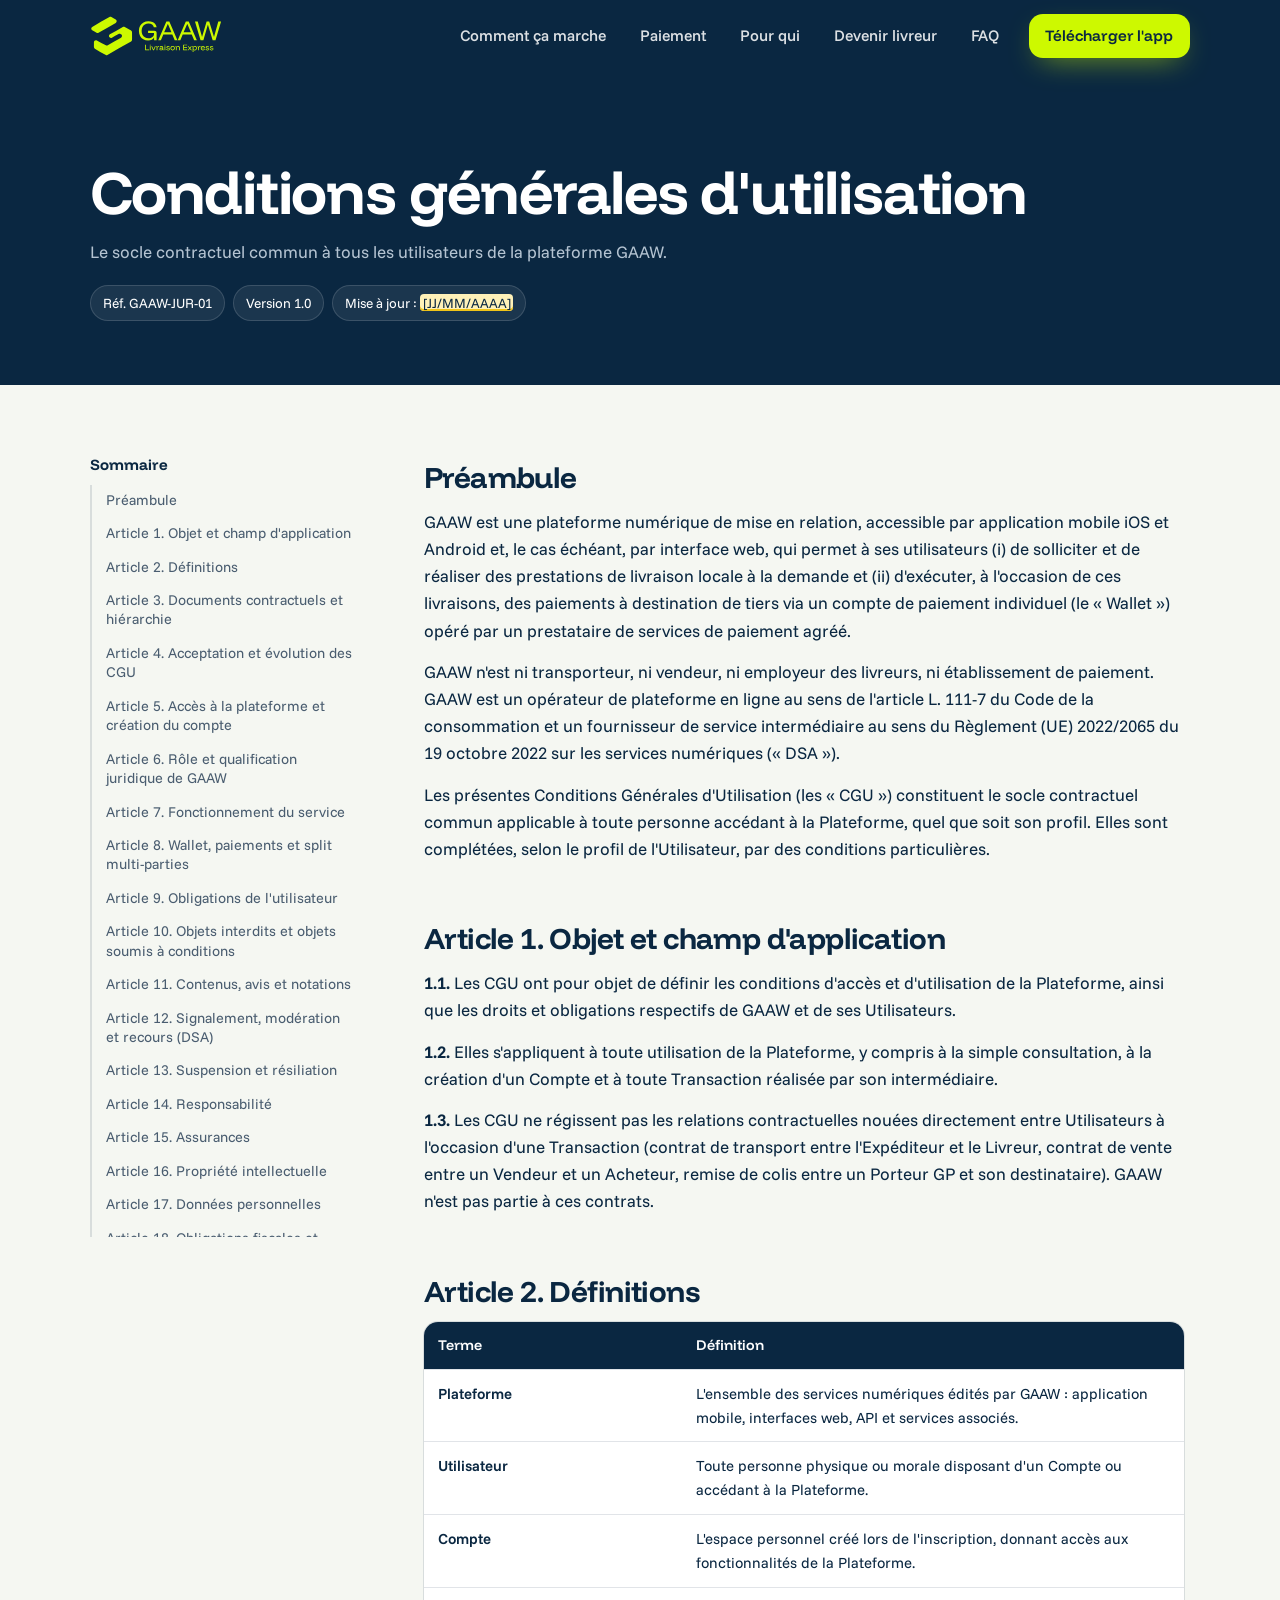
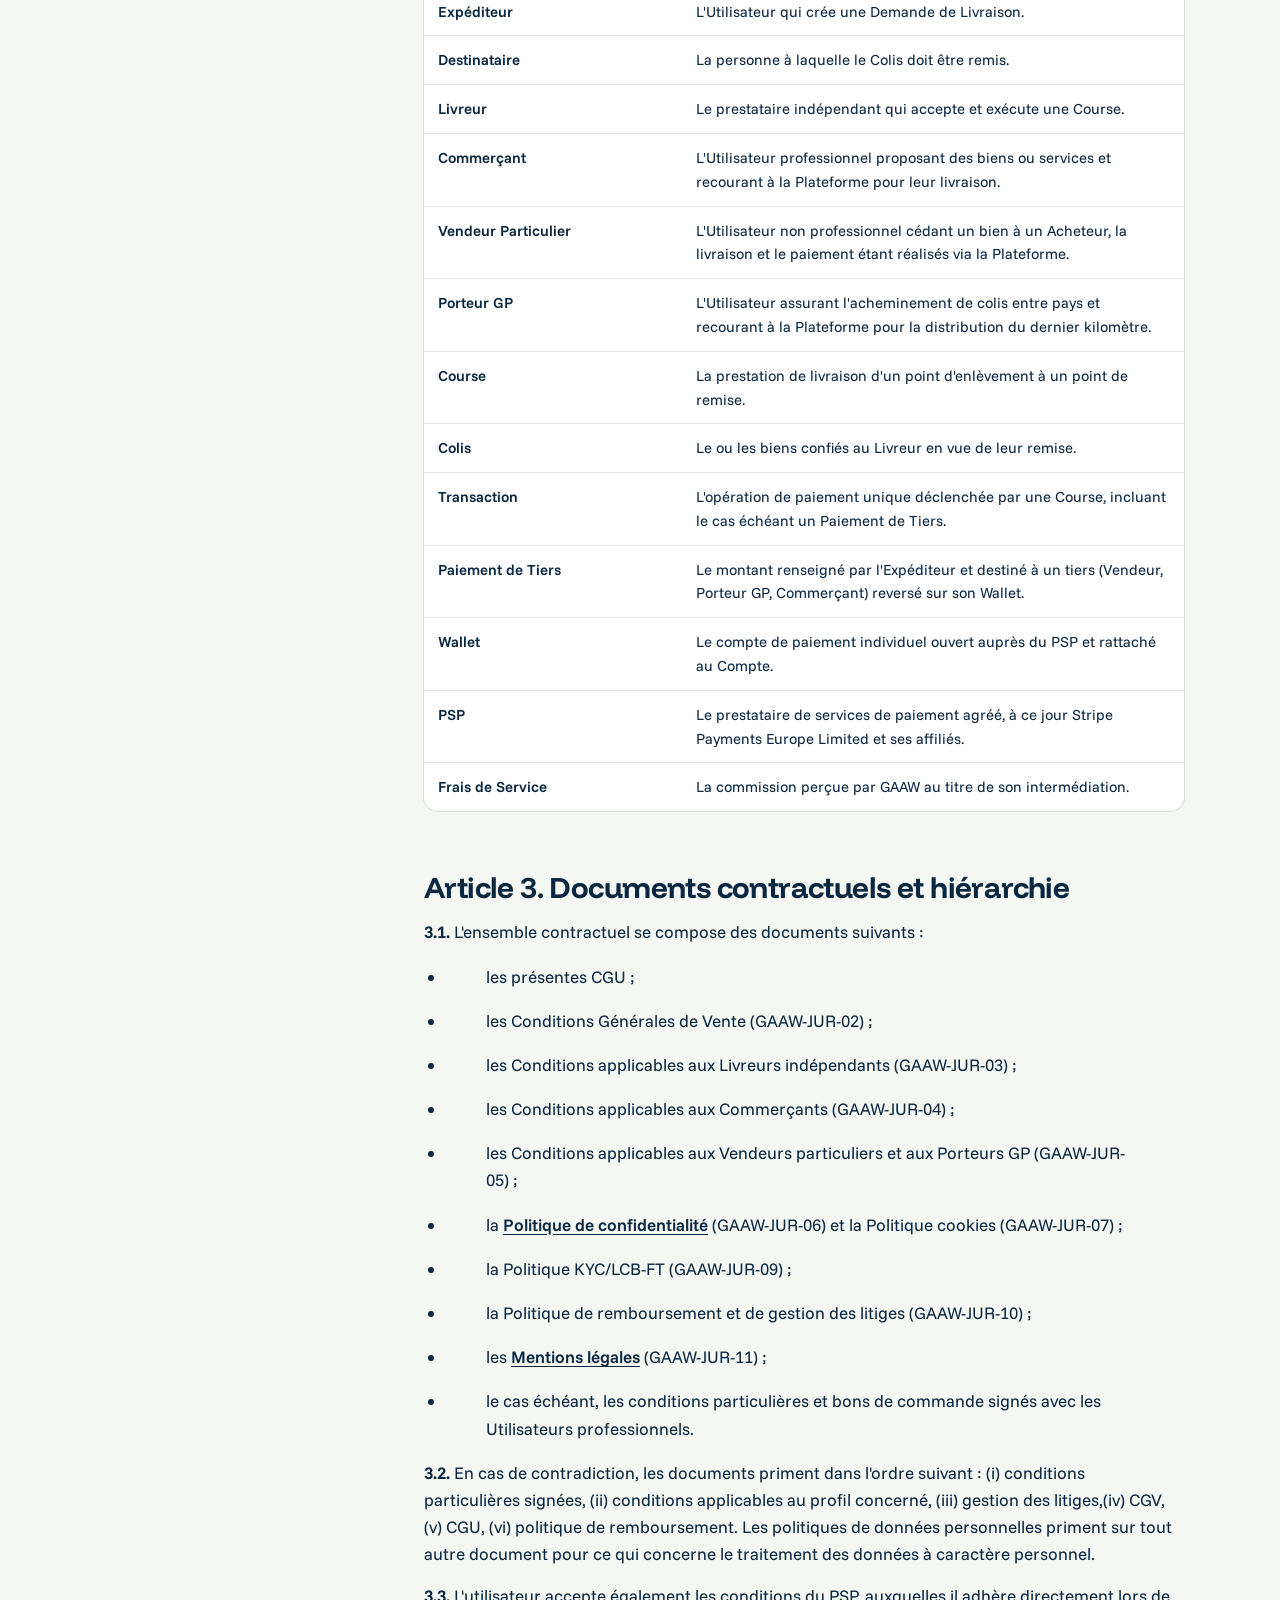
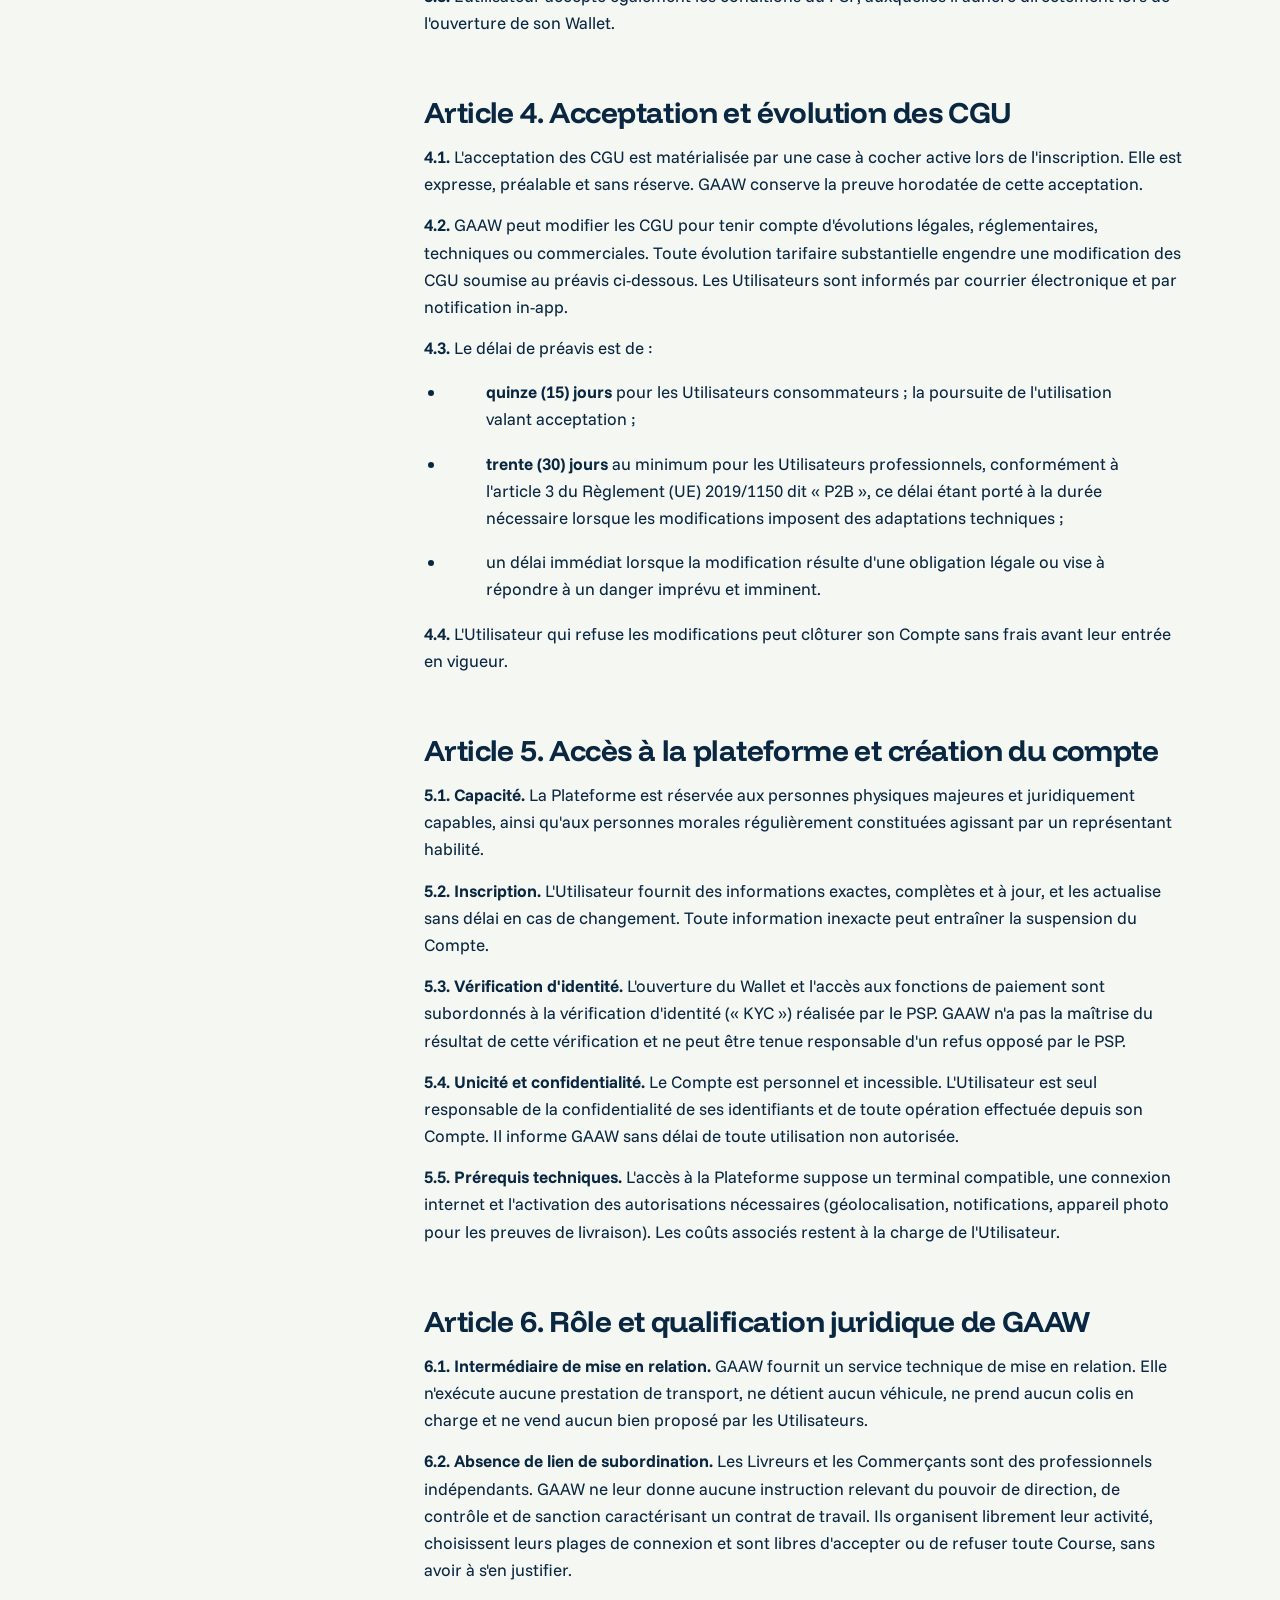
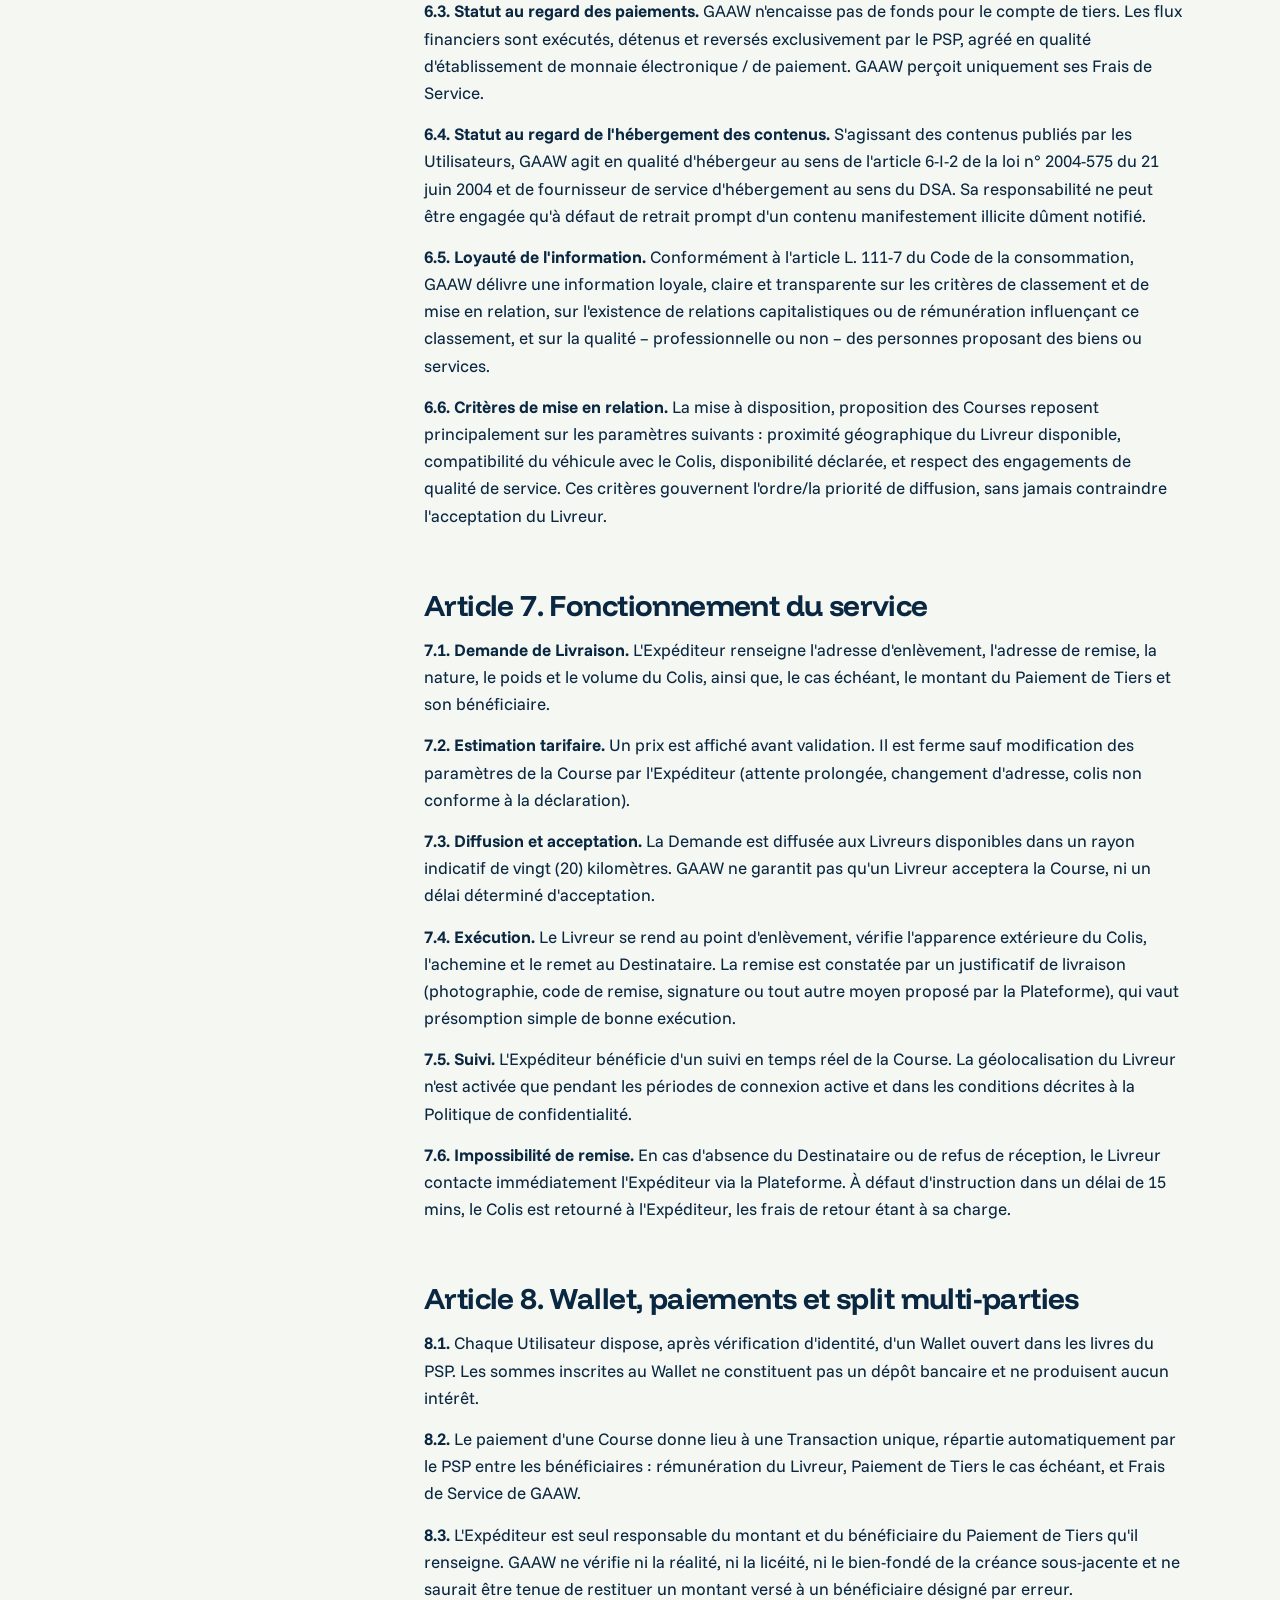
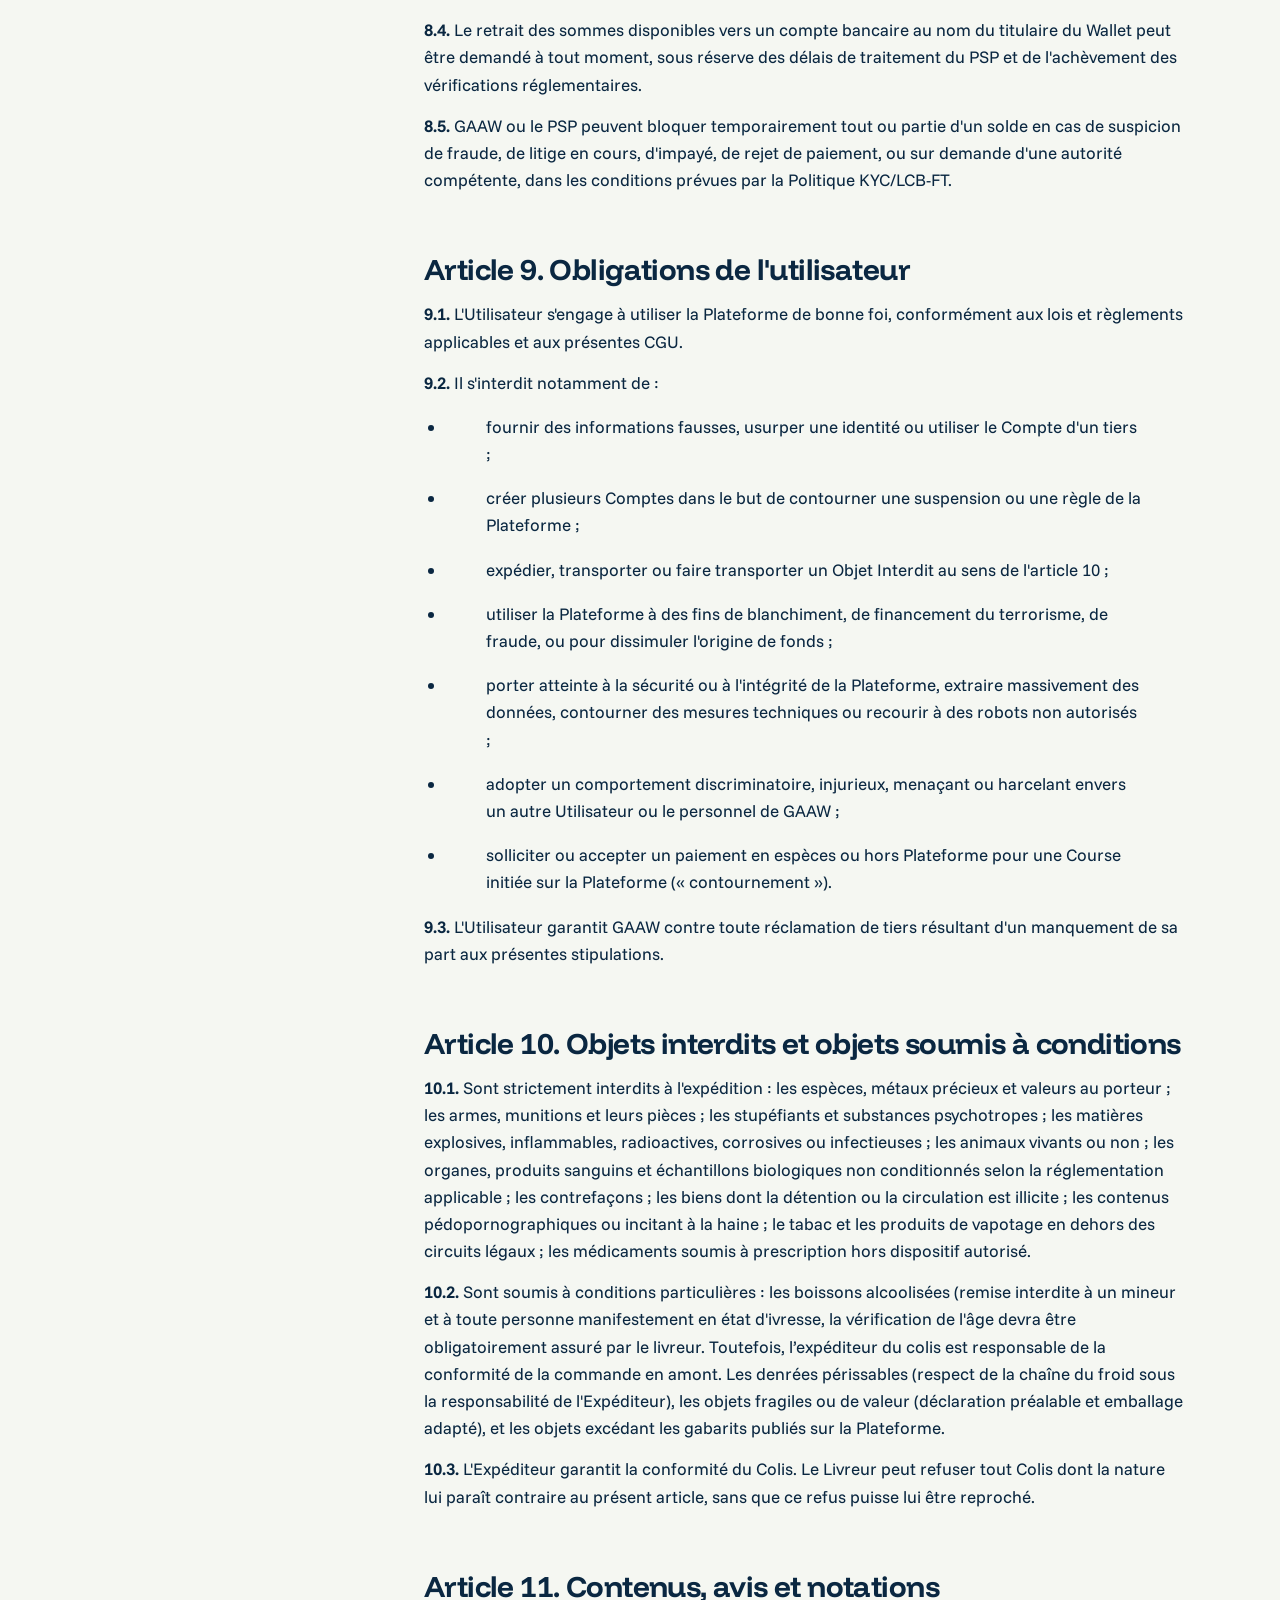
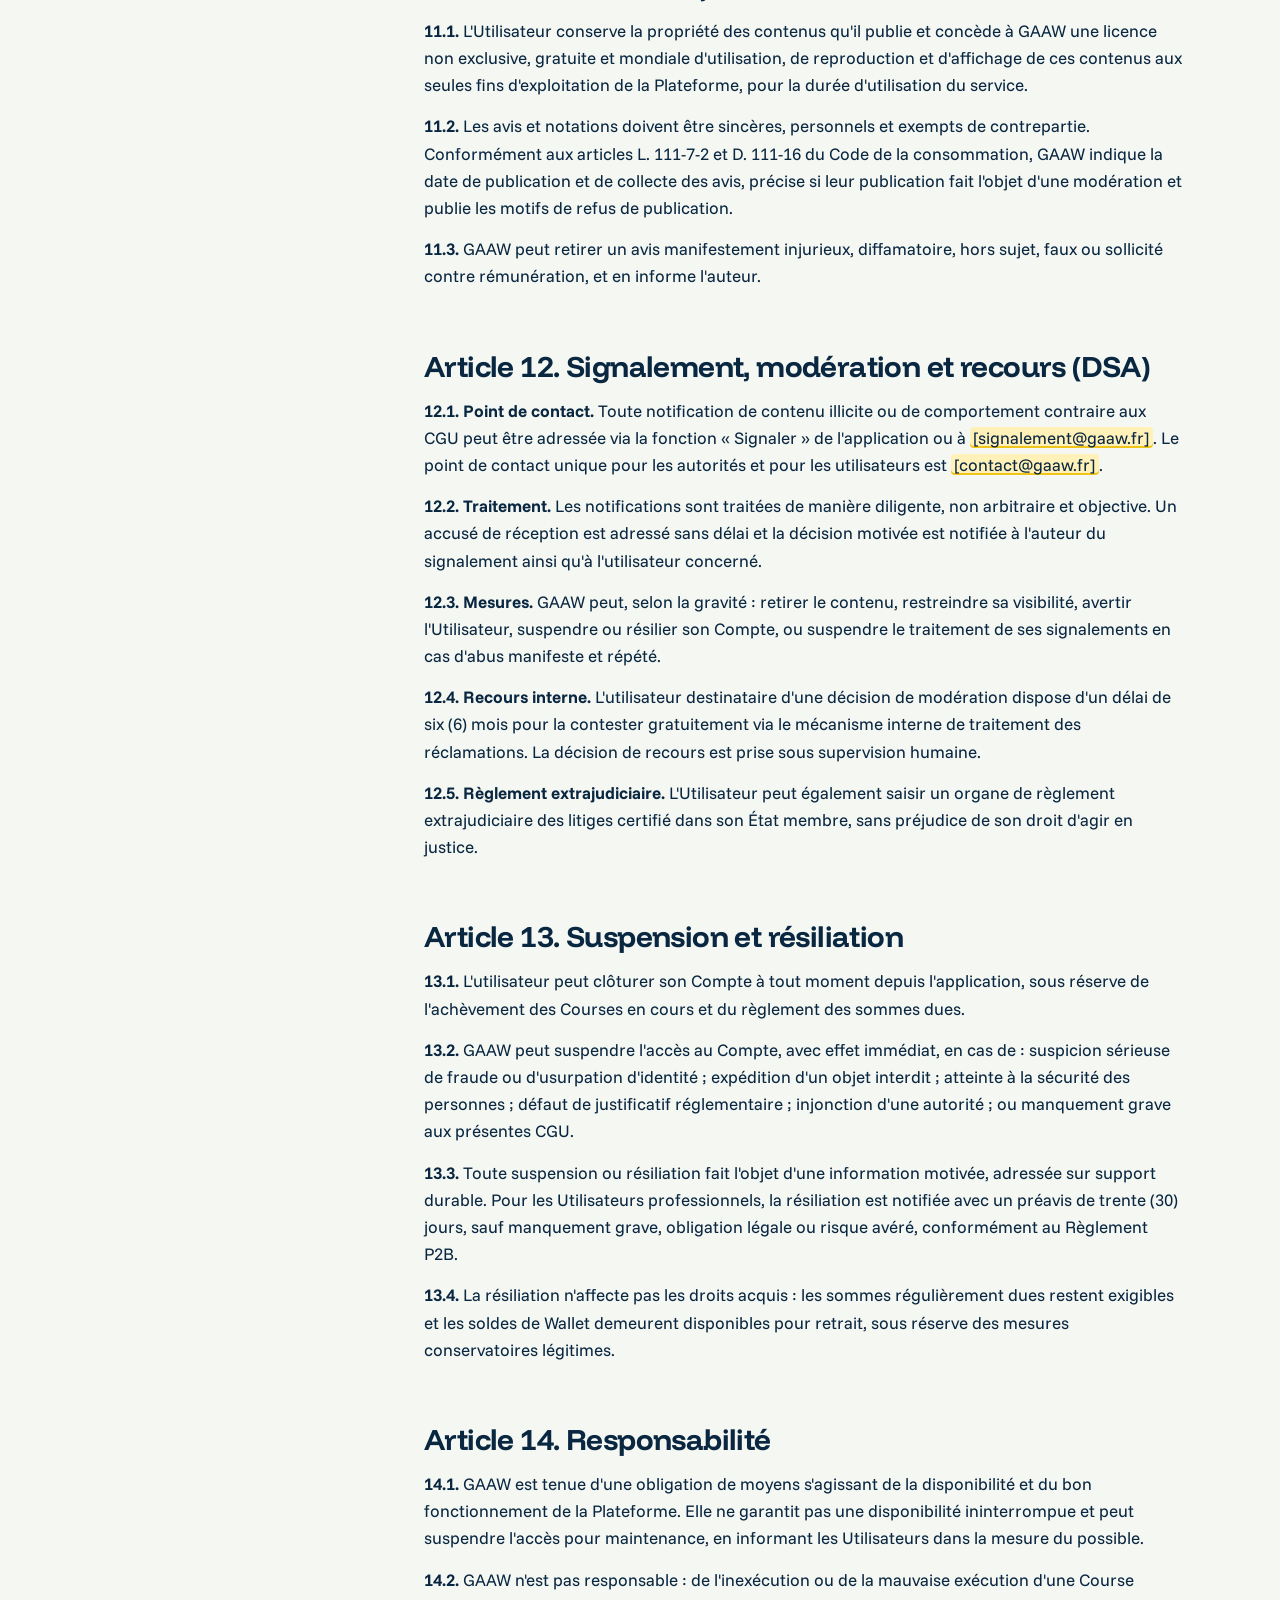
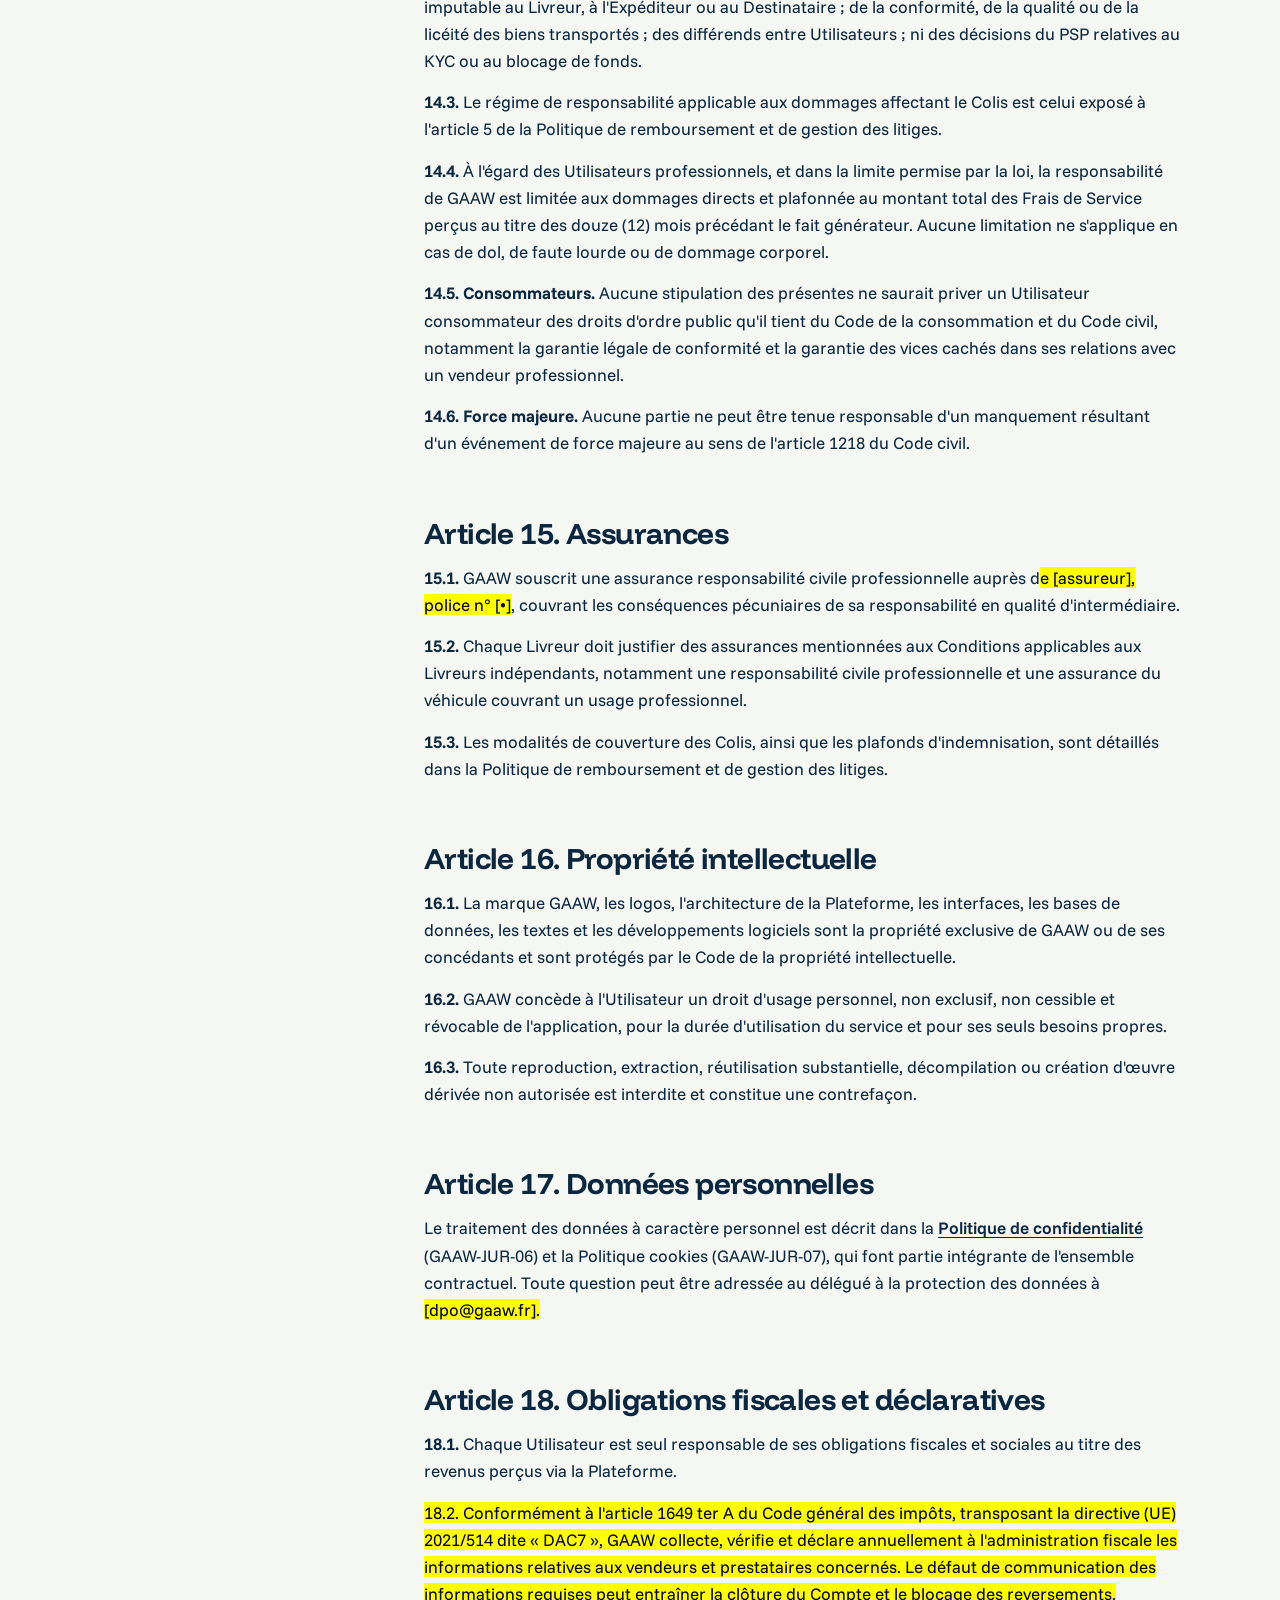
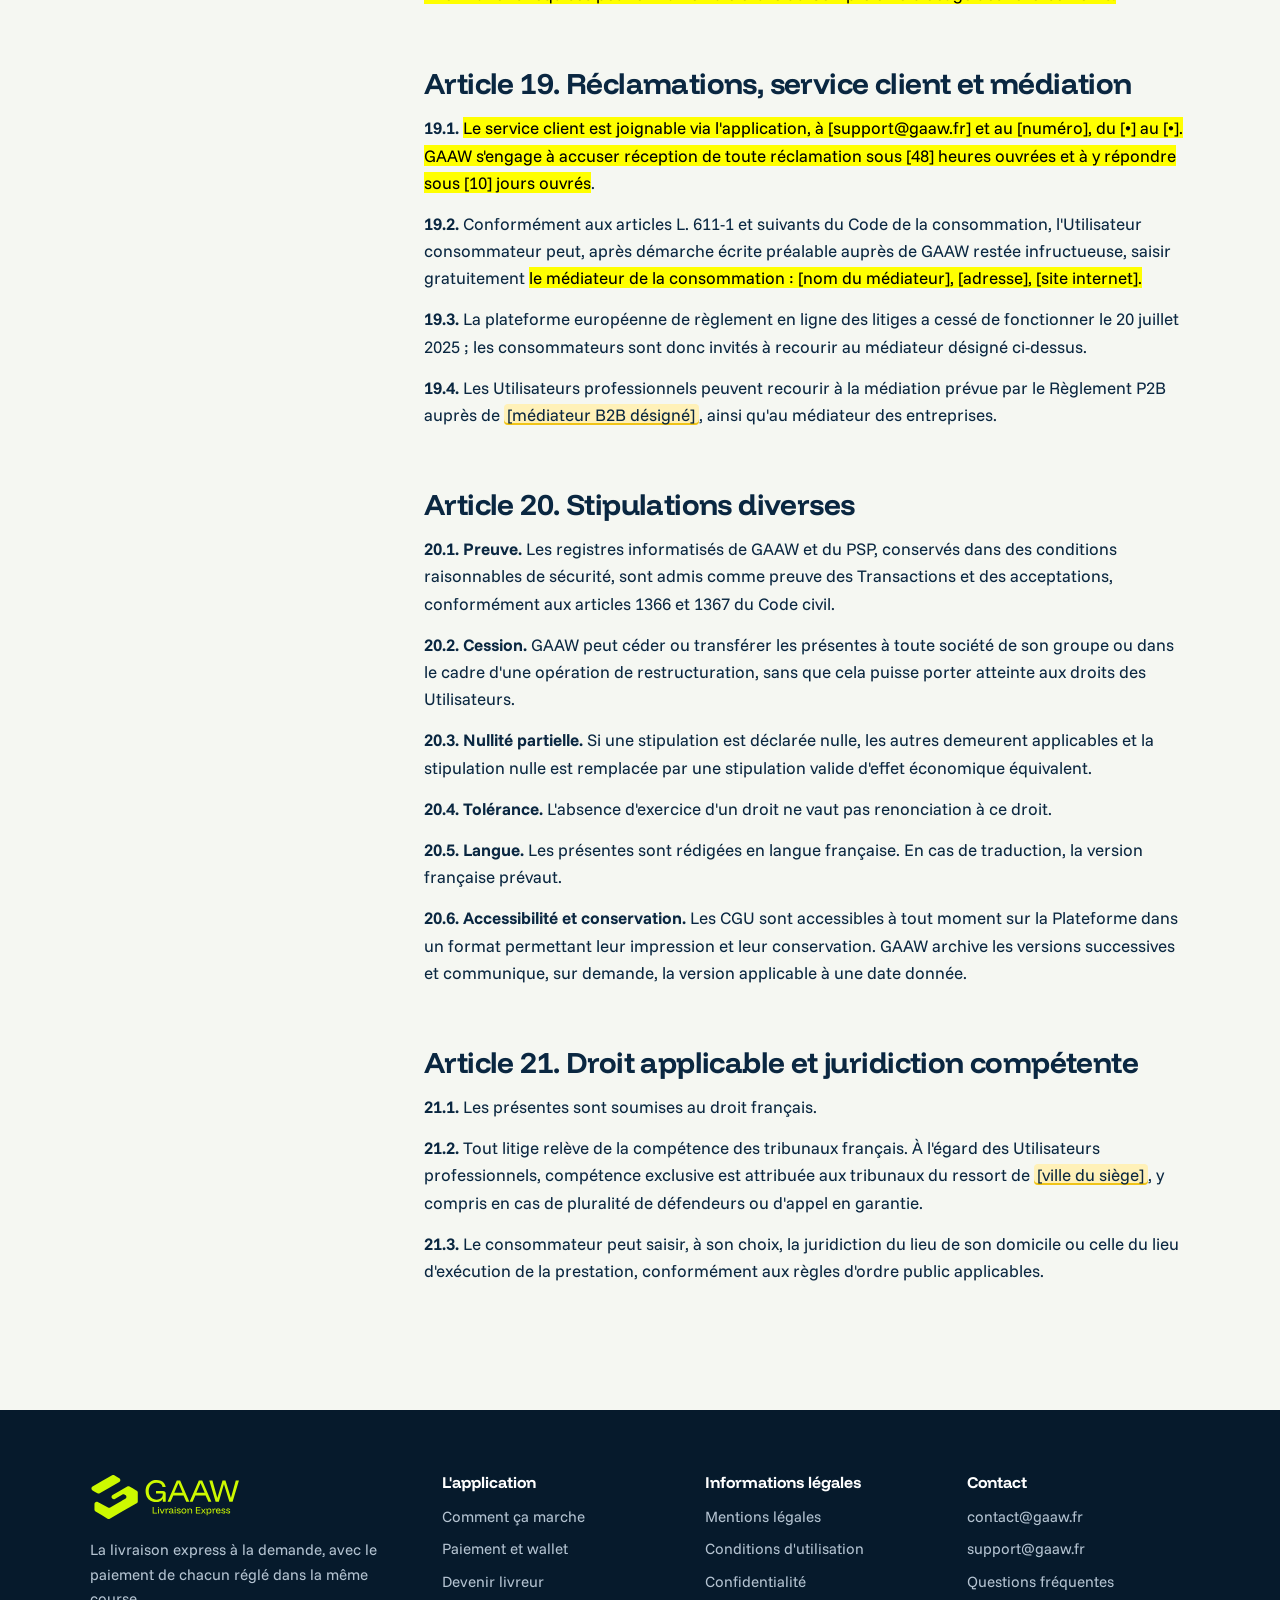
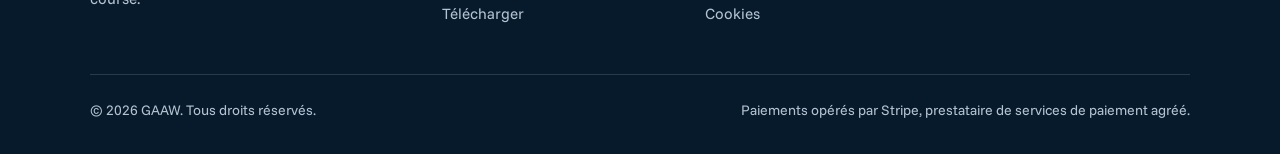
<file: cgu.html>
<!doctype html>
<html lang="fr">
<head>
<meta charset="utf-8">
<meta name="viewport" content="width=device-width, initial-scale=1">
<title>Conditions générales d'utilisation – GAAW</title>
<meta name="description" content="Le socle contractuel commun à tous les utilisateurs de la plateforme GAAW.">
<meta name="robots" content="index,follow">
<link rel="canonical" href="https://www.gaaw.fr/cgu.html">
<meta name="theme-color" content="#0a2741">
<meta property="og:type" content="website">
<meta property="og:locale" content="fr_FR">
<meta property="og:site_name" content="GAAW Livraison Express">
<meta property="og:title" content="Conditions générales d'utilisation – GAAW">
<meta property="og:description" content="Le socle contractuel commun à tous les utilisateurs de la plateforme GAAW.">
<meta property="og:url" content="https://www.gaaw.fr/cgu.html">
<meta property="og:image" content="https://www.gaaw.fr/assets/img/og-image.png">
<meta property="og:image:width" content="1200">
<meta property="og:image:height" content="630">
<meta name="twitter:card" content="summary_large_image">
<link rel="icon" href="assets/img/logo/gaaw-icone.svg" type="image/svg+xml">
<link rel="icon" href="assets/img/favicon-32.png" sizes="32x32" type="image/png">
<link rel="apple-touch-icon" href="assets/img/apple-touch-icon.png">
<link rel="preconnect" href="https://fonts.googleapis.com">
<link rel="preconnect" href="https://fonts.gstatic.com" crossorigin>
<link rel="stylesheet" href="https://fonts.googleapis.com/css2?family=Funnel+Display:wght@400;500;600;700;800&family=Funnel+Sans:ital,wght@0,400;0,500;0,600;1,400&display=swap">
<link rel="stylesheet" href="assets/css/style.css">
</head>
<body>
<a class="skip" href="#contenu">Aller au contenu</a>
<header class="site-header" id="header">
  <div class="wrap header-in">
    <a class="brand" href="index.html" aria-label="GAAW, retour à l'accueil"><img src="assets/img/logo/gaaw-logo-vert.svg" alt="GAAW Livraison Express" width="132" height="41"></a>
    <button class="nav-toggle" aria-expanded="false" aria-controls="nav" aria-label="Ouvrir le menu"><span></span></button>
    <nav class="nav" id="nav" aria-label="Navigation principale">
      <a href="index.html#comment-ca-marche">Comment ça marche</a><a href="index.html#paiement">Paiement</a><a href="index.html#pour-qui">Pour qui</a><a href="index.html#livreurs">Devenir livreur</a><a href="index.html#faq">FAQ</a>
      <a class="btn btn-lime" href="telecharger.html" data-store="smart">Télécharger l'app</a>
    </nav>
  </div>
</header>
<main id="contenu">
<section class="legal-hero">
  <div class="wrap">
    <h1>Conditions générales d'utilisation</h1>
    <p>Le socle contractuel commun à tous les utilisateurs de la plateforme GAAW.</p>
    <div class="legal-meta"><span>Réf. GAAW-JUR-01</span><span>Version 1.0</span><span>Mise à jour&nbsp;: <mark class="todo" title="À compléter avant mise en ligne">[JJ/MM/AAAA]</mark></span></div>
  </div>
</section>
<div class="wrap legal-layout">
  <nav class="toc" aria-label="Sommaire">
    <h2>Sommaire</h2>
    <ol><li><a href="#preambule">Préambule</a></li><li><a href="#article-1">Article 1. Objet et champ d&#x27;application</a></li><li><a href="#article-2">Article 2. Définitions</a></li><li><a href="#article-3">Article 3. Documents contractuels et hiérarchie</a></li><li><a href="#article-4">Article 4. Acceptation et évolution des CGU</a></li><li><a href="#article-5">Article 5. Accès à la plateforme et création du compte</a></li><li><a href="#article-6">Article 6. Rôle et qualification juridique de GAAW</a></li><li><a href="#article-7">Article 7. Fonctionnement du service</a></li><li><a href="#article-8">Article 8. Wallet, paiements et split multi-parties</a></li><li><a href="#article-9">Article 9. Obligations de l&#x27;utilisateur</a></li><li><a href="#article-10">Article 10. Objets interdits et objets soumis à conditions</a></li><li><a href="#article-11">Article 11. Contenus, avis et notations</a></li><li><a href="#article-12">Article 12. Signalement, modération et recours (DSA)</a></li><li><a href="#article-13">Article 13. Suspension et résiliation</a></li><li><a href="#article-14">Article 14. Responsabilité</a></li><li><a href="#article-15">Article 15. Assurances</a></li><li><a href="#article-16">Article 16. Propriété intellectuelle</a></li><li><a href="#article-17">Article 17. Données personnelles</a></li><li><a href="#article-18">Article 18. Obligations fiscales et déclaratives</a></li><li><a href="#article-19">Article 19. Réclamations, service client et médiation</a></li><li><a href="#article-20">Article 20. Stipulations diverses</a></li><li><a href="#article-21">Article 21. Droit applicable et juridiction compétente</a></li></ol>
  </nav>
  <article class="legal-body">

<h2 id="preambule">Préambule</h2>
<p>GAAW est une plateforme numérique de mise en relation, accessible par
application mobile iOS et Android et, le cas échéant, par interface web,
qui permet à ses utilisateurs (i) de solliciter et de réaliser des
prestations de livraison locale à la demande et (ii) d'exécuter, à
l'occasion de ces livraisons, des paiements à destination de tiers via
un compte de paiement individuel (le « Wallet ») opéré par un
prestataire de services de paiement agréé.</p>
<p>GAAW n'est ni transporteur, ni vendeur, ni employeur des livreurs, ni
établissement de paiement. GAAW est un opérateur de plateforme en ligne
au sens de l'article L. 111-7 du Code de la consommation et un
fournisseur de service intermédiaire au sens du Règlement (UE) 2022/2065
du 19 octobre 2022 sur les services numériques (« DSA »).</p>
<p>Les présentes Conditions Générales d'Utilisation (les « CGU »)
constituent le socle contractuel commun applicable à toute personne
accédant à la Plateforme, quel que soit son profil. Elles sont
complétées, selon le profil de l'Utilisateur, par des conditions
particulières.</p>
<h2 id="article-1">Article 1. Objet et champ d'application</h2>
<p><strong>1.1.</strong> Les CGU ont pour objet de définir les conditions d'accès et
d'utilisation de la Plateforme, ainsi que les droits et obligations
respectifs de GAAW et de ses Utilisateurs.</p>
<p><strong>1.2.</strong> Elles s'appliquent à toute utilisation de la Plateforme, y
compris à la simple consultation, à la création d'un Compte et à toute
Transaction réalisée par son intermédiaire.</p>
<p><strong>1.3.</strong> Les CGU ne régissent pas les relations contractuelles nouées
directement entre Utilisateurs à l'occasion d'une Transaction (contrat
de transport entre l'Expéditeur et le Livreur, contrat de vente entre un
Vendeur et un Acheteur, remise de colis entre un Porteur GP et son
destinataire). GAAW n'est pas partie à ces contrats.</p>
<h2 id="article-2">Article 2. Définitions</h2>
<div class="table-scroll"><table><thead><tr><th scope="col">Terme</th><th scope="col">Définition</th></tr></thead><tbody><tr><th scope="row">Plateforme</th><td>L'ensemble des services numériques édités par GAAW : application
mobile, interfaces web, API et services associés.</td></tr><tr><th scope="row">Utilisateur</th><td>Toute personne physique ou morale disposant d'un Compte ou accédant
à la Plateforme.</td></tr><tr><th scope="row">Compte</th><td>L'espace personnel créé lors de l'inscription, donnant accès aux
fonctionnalités de la Plateforme.</td></tr><tr><th scope="row">Expéditeur</th><td>L'Utilisateur qui crée une Demande de Livraison.</td></tr><tr><th scope="row">Destinataire</th><td>La personne à laquelle le Colis doit être remis.</td></tr><tr><th scope="row">Livreur</th><td>Le prestataire indépendant qui accepte et exécute une Course.</td></tr><tr><th scope="row">Commerçant</th><td>L'Utilisateur professionnel proposant des biens ou services et
recourant à la Plateforme pour leur livraison.</td></tr><tr><th scope="row">Vendeur Particulier</th><td>L'Utilisateur non professionnel cédant un bien à un Acheteur, la
livraison et le paiement étant réalisés via la Plateforme.</td></tr><tr><th scope="row">Porteur GP</th><td>L'Utilisateur assurant l'acheminement de colis entre pays et
recourant à la Plateforme pour la distribution du dernier
kilomètre.</td></tr><tr><th scope="row">Course</th><td>La prestation de livraison d'un point d'enlèvement à un point de
remise.</td></tr><tr><th scope="row">Colis</th><td>Le ou les biens confiés au Livreur en vue de leur remise.</td></tr><tr><th scope="row">Transaction</th><td>L'opération de paiement unique déclenchée par une Course, incluant
le cas échéant un Paiement de Tiers.</td></tr><tr><th scope="row">Paiement de Tiers</th><td>Le montant renseigné par l'Expéditeur et destiné à un tiers
(Vendeur, Porteur GP, Commerçant) reversé sur son Wallet.</td></tr><tr><th scope="row">Wallet</th><td>Le compte de paiement individuel ouvert auprès du PSP et rattaché au
Compte.</td></tr><tr><th scope="row">PSP</th><td>Le prestataire de services de paiement agréé, à ce jour Stripe
Payments Europe Limited et ses affiliés.</td></tr><tr><th scope="row">Frais de Service</th><td>La commission perçue par GAAW au titre de son intermédiation.</td></tr></tbody></table></div>
<h2 id="article-3">Article 3. Documents contractuels et hiérarchie</h2>
<p><strong>3.1.</strong> L'ensemble contractuel se compose des documents suivants :</p>
<ul>
<li><blockquote>
<p>les présentes CGU ;</p>
</blockquote></li>
<li><blockquote>
<p>les Conditions Générales de Vente (GAAW-JUR-02) ;</p>
</blockquote></li>
<li><blockquote>
<p>les Conditions applicables aux Livreurs indépendants (GAAW-JUR-03)
;</p>
</blockquote></li>
<li><blockquote>
<p>les Conditions applicables aux Commerçants (GAAW-JUR-04) ;</p>
</blockquote></li>
<li><blockquote>
<p>les Conditions applicables aux Vendeurs particuliers et aux Porteurs
GP (GAAW-JUR-05) ;</p>
</blockquote></li>
<li><blockquote>
<p>la <a href="confidentialite.html">Politique de confidentialité</a> (GAAW-JUR-06) et la Politique cookies
(GAAW-JUR-07) ;</p>
</blockquote></li>
<li><blockquote>
<p>la Politique KYC/LCB-FT (GAAW-JUR-09) ;</p>
</blockquote></li>
<li><blockquote>
<p>la Politique de remboursement et de gestion des litiges (GAAW-JUR-10)
;</p>
</blockquote></li>
<li><blockquote>
<p>les <a href="mentions-legales.html">Mentions légales</a> (GAAW-JUR-11) ;</p>
</blockquote></li>
<li><blockquote>
<p>le cas échéant, les conditions particulières et bons de commande
signés avec les Utilisateurs professionnels.</p>
</blockquote></li>
</ul>
<p><strong>3.2.</strong> En cas de contradiction, les documents priment dans l'ordre
suivant : (i) conditions particulières signées, (ii) conditions
applicables au profil concerné, (iii) gestion des litiges,(iv) CGV, (v)
CGU, (vi) politique de remboursement. Les politiques de données
personnelles priment sur tout autre document pour ce qui concerne le
traitement des données à caractère personnel.</p>
<p><strong>3.3.</strong> L'utilisateur accepte également les conditions du PSP,
auxquelles il adhère directement lors de l'ouverture de son Wallet.</p>
<h2 id="article-4">Article 4. Acceptation et évolution des CGU</h2>
<p><strong>4.1.</strong> L'acceptation des CGU est matérialisée par une case à cocher
active lors de l'inscription. Elle est expresse, préalable et sans
réserve. GAAW conserve la preuve horodatée de cette acceptation.</p>
<p><strong>4.2.</strong> GAAW peut modifier les CGU pour tenir compte d'évolutions
légales, réglementaires, techniques ou commerciales. Toute évolution
tarifaire substantielle engendre une modification des CGU soumise au
préavis ci-dessous. Les Utilisateurs sont informés par courrier
électronique et par notification in-app.</p>
<p><strong>4.3.</strong> Le délai de préavis est de :</p>
<ul>
<li><blockquote>
<p><strong>quinze (15) jours</strong> pour les Utilisateurs
consommateurs ; la poursuite de l'utilisation valant acceptation ;</p>
</blockquote></li>
<li><blockquote>
<p><strong>trente (30) jours</strong> au minimum pour les Utilisateurs
professionnels, conformément à l'article 3 du Règlement (UE) 2019/1150
dit « P2B », ce délai étant porté à la durée nécessaire lorsque les
modifications imposent des adaptations techniques ;</p>
</blockquote></li>
<li><blockquote>
<p>un délai immédiat lorsque la modification résulte d'une obligation
légale ou vise à répondre à un danger imprévu et imminent.</p>
</blockquote></li>
</ul>
<p><strong>4.4.</strong> L'Utilisateur qui refuse les modifications peut clôturer son
Compte sans frais avant leur entrée en vigueur.</p>
<h2 id="article-5">Article 5. Accès à la plateforme et création du compte</h2>
<p><strong>5.1.</strong> <strong>Capacité.</strong> La Plateforme est réservée aux
personnes physiques majeures et juridiquement capables, ainsi qu'aux
personnes morales régulièrement constituées agissant par un représentant
habilité.</p>
<p><strong>5.2.</strong> <strong>Inscription.</strong> L'Utilisateur fournit des
informations exactes, complètes et à jour, et les actualise sans délai
en cas de changement. Toute information inexacte peut entraîner la
suspension du Compte.</p>
<p><strong>5.3.</strong> <strong>Vérification d'identité.</strong> L'ouverture du Wallet
et l'accès aux fonctions de paiement sont subordonnés à la vérification
d'identité (« KYC ») réalisée par le PSP. GAAW n'a pas la maîtrise du
résultat de cette vérification et ne peut être tenue responsable d'un
refus opposé par le PSP.</p>
<p><strong>5.4.</strong> <strong>Unicité et confidentialité.</strong> Le Compte est
personnel et incessible. L'Utilisateur est seul responsable de la
confidentialité de ses identifiants et de toute opération effectuée
depuis son Compte. Il informe GAAW sans délai de toute utilisation non
autorisée.</p>
<p><strong>5.5.</strong> <strong>Prérequis techniques.</strong> L'accès à la Plateforme
suppose un terminal compatible, une connexion internet et l'activation
des autorisations nécessaires (géolocalisation, notifications, appareil
photo pour les preuves de livraison). Les coûts associés restent à la
charge de l'Utilisateur.</p>
<h2 id="article-6">Article 6. Rôle et qualification juridique de GAAW</h2>
<p><strong>6.1.</strong> <strong>Intermédiaire de mise en relation.</strong> GAAW fournit
un service technique de mise en relation. Elle n'exécute aucune
prestation de transport, ne détient aucun véhicule, ne prend aucun colis
en charge et ne vend aucun bien proposé par les Utilisateurs.</p>
<p><strong>6.2.</strong> <strong>Absence de lien de subordination.</strong> Les Livreurs
et les Commerçants sont des professionnels indépendants. GAAW ne leur
donne aucune instruction relevant du pouvoir de direction, de contrôle
et de sanction caractérisant un contrat de travail. Ils organisent
librement leur activité, choisissent leurs plages de connexion et sont
libres d'accepter ou de refuser toute Course, sans avoir à s'en
justifier.</p>
<p><strong>6.3.</strong> <strong>Statut au regard des paiements.</strong> GAAW n'encaisse
pas de fonds pour le compte de tiers. Les flux financiers sont exécutés,
détenus et reversés exclusivement par le PSP, agréé en qualité
d'établissement de monnaie électronique / de paiement. GAAW perçoit
uniquement ses Frais de Service.</p>
<p><strong>6.4.</strong> <strong>Statut au regard de l'hébergement des contenus.</strong>
S'agissant des contenus publiés par les Utilisateurs, GAAW agit en
qualité d'hébergeur au sens de l'article 6-I-2 de la loi n° 2004-575 du
21 juin 2004 et de fournisseur de service d'hébergement au sens du DSA.
Sa responsabilité ne peut être engagée qu'à défaut de retrait prompt
d'un contenu manifestement illicite dûment notifié.</p>
<p><strong>6.5.</strong> <strong>Loyauté de l'information.</strong> Conformément à
l'article L. 111-7 du Code de la consommation, GAAW délivre une
information loyale, claire et transparente sur les critères de
classement et de mise en relation, sur l'existence de relations
capitalistiques ou de rémunération influençant ce classement, et sur la
qualité – professionnelle ou non – des personnes proposant des biens ou
services.</p>
<p><strong>6.6.</strong> <strong>Critères de mise en relation.</strong> La mise à
disposition, proposition des Courses reposent principalement sur les
paramètres suivants : proximité géographique du Livreur disponible,
compatibilité du véhicule avec le Colis, disponibilité déclarée, et
respect des engagements de qualité de service. Ces critères gouvernent
l'ordre/la priorité de diffusion, sans jamais contraindre l'acceptation
du Livreur.</p>
<h2 id="article-7">Article 7. Fonctionnement du service</h2>
<p><strong>7.1.</strong> <strong>Demande de Livraison.</strong> L'Expéditeur renseigne
l'adresse d'enlèvement, l'adresse de remise, la nature, le poids et le
volume du Colis, ainsi que, le cas échéant, le montant du Paiement de
Tiers et son bénéficiaire.</p>
<p><strong>7.2.</strong> <strong>Estimation tarifaire.</strong> Un prix est affiché avant
validation. Il est ferme sauf modification des paramètres de la Course
par l'Expéditeur (attente prolongée, changement d'adresse, colis non
conforme à la déclaration).</p>
<p><strong>7.3.</strong> <strong>Diffusion et acceptation.</strong> La Demande est
diffusée aux Livreurs disponibles dans un rayon indicatif de vingt (20)
kilomètres. GAAW ne garantit pas qu'un Livreur acceptera la Course, ni
un délai déterminé d'acceptation.</p>
<p><strong>7.4.</strong> <strong>Exécution.</strong> Le Livreur se rend au point
d'enlèvement, vérifie l'apparence extérieure du Colis, l'achemine et le
remet au Destinataire. La remise est constatée par un justificatif de
livraison (photographie, code de remise, signature ou tout autre moyen
proposé par la Plateforme), qui vaut présomption simple de bonne
exécution.</p>
<p><strong>7.5.</strong> <strong>Suivi.</strong> L'Expéditeur bénéficie d'un suivi en
temps réel de la Course. La géolocalisation du Livreur n'est activée que
pendant les périodes de connexion active et dans les conditions décrites
à la Politique de confidentialité.</p>
<p><strong>7.6.</strong> <strong>Impossibilité de remise.</strong> En cas d'absence du
Destinataire ou de refus de réception, le Livreur contacte immédiatement
l'Expéditeur via la Plateforme. À défaut d'instruction dans un délai de
15 mins, le Colis est retourné à l'Expéditeur, les frais de retour étant
à sa charge.</p>
<h2 id="article-8">Article 8. Wallet, paiements et split multi-parties</h2>
<p><strong>8.1.</strong> Chaque Utilisateur dispose, après vérification d'identité, d'un
Wallet ouvert dans les livres du PSP. Les sommes inscrites au Wallet ne
constituent pas un dépôt bancaire et ne produisent aucun intérêt.</p>
<p><strong>8.2.</strong> Le paiement d'une Course donne lieu à une Transaction unique,
répartie automatiquement par le PSP entre les bénéficiaires :
rémunération du Livreur, Paiement de Tiers le cas échéant, et Frais de
Service de GAAW.</p>
<p><strong>8.3.</strong> L'Expéditeur est seul responsable du montant et du bénéficiaire
du Paiement de Tiers qu'il renseigne. GAAW ne vérifie ni la réalité, ni
la licéité, ni le bien-fondé de la créance sous-jacente et ne saurait
être tenue de restituer un montant versé à un bénéficiaire désigné par
erreur.</p>
<p><strong>8.4.</strong> Le retrait des sommes disponibles vers un compte bancaire au nom
du titulaire du Wallet peut être demandé à tout moment, sous réserve des
délais de traitement du PSP et de l'achèvement des vérifications
réglementaires.</p>
<p><strong>8.5.</strong> GAAW ou le PSP peuvent bloquer temporairement tout ou partie
d'un solde en cas de suspicion de fraude, de litige en cours, d'impayé,
de rejet de paiement, ou sur demande d'une autorité compétente, dans les
conditions prévues par la Politique KYC/LCB-FT.</p>
<h2 id="article-9">Article 9. Obligations de l'utilisateur</h2>
<p><strong>9.1.</strong> L'Utilisateur s'engage à utiliser la Plateforme de bonne foi,
conformément aux lois et règlements applicables et aux présentes
CGU.</p>
<p><strong>9.2.</strong> Il s'interdit notamment de :</p>
<ul>
<li><blockquote>
<p>fournir des informations fausses, usurper une identité ou utiliser le
Compte d'un tiers ;</p>
</blockquote></li>
<li><blockquote>
<p>créer plusieurs Comptes dans le but de contourner une suspension ou
une règle de la Plateforme ;</p>
</blockquote></li>
<li><blockquote>
<p>expédier, transporter ou faire transporter un Objet Interdit au sens
de l'article 10 ;</p>
</blockquote></li>
<li><blockquote>
<p>utiliser la Plateforme à des fins de blanchiment, de financement du
terrorisme, de fraude, ou pour dissimuler l'origine de fonds ;</p>
</blockquote></li>
<li><blockquote>
<p>porter atteinte à la sécurité ou à l'intégrité de la Plateforme,
extraire massivement des données, contourner des mesures techniques ou
recourir à des robots non autorisés ;</p>
</blockquote></li>
<li><blockquote>
<p>adopter un comportement discriminatoire, injurieux, menaçant ou
harcelant envers un autre Utilisateur ou le personnel de GAAW ;</p>
</blockquote></li>
<li><blockquote>
<p>solliciter ou accepter un paiement en espèces ou hors Plateforme pour
une Course initiée sur la Plateforme (« contournement »).</p>
</blockquote></li>
</ul>
<p><strong>9.3.</strong> L'Utilisateur garantit GAAW contre toute réclamation de tiers
résultant d'un manquement de sa part aux présentes stipulations.</p>
<h2 id="article-10">Article 10. Objets interdits et objets soumis à conditions</h2>
<p><strong>10.1.</strong> Sont strictement interdits à l'expédition : les espèces, métaux
précieux et valeurs au porteur ; les armes, munitions et leurs pièces ;
les stupéfiants et substances psychotropes ; les matières explosives,
inflammables, radioactives, corrosives ou infectieuses ; les animaux
vivants ou non ; les organes, produits sanguins et échantillons
biologiques non conditionnés selon la réglementation applicable ; les
contrefaçons ; les biens dont la détention ou la circulation est
illicite ; les contenus pédopornographiques ou incitant à la haine ; le
tabac et les produits de vapotage en dehors des circuits légaux ; les
médicaments soumis à prescription hors dispositif autorisé.</p>
<p><strong>10.2.</strong> Sont soumis à conditions particulières : les boissons
alcoolisées (remise interdite à un mineur et à toute personne
manifestement en état d'ivresse, la vérification de l'âge devra être
obligatoirement assuré par le livreur. Toutefois, l’expéditeur du colis
est responsable de la conformité de la commande en amont. Les denrées
périssables (respect de la chaîne du froid sous la responsabilité de
l'Expéditeur), les objets fragiles ou de valeur (déclaration préalable
et emballage adapté), et les objets excédant les gabarits publiés sur la
Plateforme.</p>
<p><strong>10.3.</strong> L'Expéditeur garantit la conformité du Colis. Le Livreur peut
refuser tout Colis dont la nature lui paraît contraire au présent
article, sans que ce refus puisse lui être reproché.</p>
<h2 id="article-11">Article 11. Contenus, avis et notations</h2>
<p><strong>11.1.</strong> L'Utilisateur conserve la propriété des contenus qu'il publie
et concède à GAAW une licence non exclusive, gratuite et mondiale
d'utilisation, de reproduction et d'affichage de ces contenus aux seules
fins d'exploitation de la Plateforme, pour la durée d'utilisation du
service.</p>
<p><strong>11.2.</strong> Les avis et notations doivent être sincères, personnels et
exempts de contrepartie. Conformément aux articles L. 111-7-2 et D.
111-16 du Code de la consommation, GAAW indique la date de publication
et de collecte des avis, précise si leur publication fait l'objet d'une
modération et publie les motifs de refus de publication.</p>
<p><strong>11.3.</strong> GAAW peut retirer un avis manifestement injurieux,
diffamatoire, hors sujet, faux ou sollicité contre rémunération, et en
informe l'auteur.</p>
<h2 id="article-12">Article 12. Signalement, modération et recours (DSA)</h2>
<p><strong>12.1.</strong> <strong>Point de contact.</strong> Toute notification de
contenu illicite ou de comportement contraire aux CGU peut être adressée
via la fonction « Signaler » de l'application ou à
<mark class="todo" title="À compléter avant mise en ligne">[signalement@gaaw.fr]</mark>. Le point de contact unique pour les autorités et
pour les utilisateurs est <mark class="todo" title="À compléter avant mise en ligne">[contact@gaaw.fr]</mark>.</p>
<p><strong>12.2.</strong> <strong>Traitement.</strong> Les notifications sont traitées de
manière diligente, non arbitraire et objective. Un accusé de réception
est adressé sans délai et la décision motivée est notifiée à l'auteur du
signalement ainsi qu'à l'utilisateur concerné.</p>
<p><strong>12.3.</strong> <strong>Mesures.</strong> GAAW peut, selon la gravité : retirer
le contenu, restreindre sa visibilité, avertir l'Utilisateur, suspendre
ou résilier son Compte, ou suspendre le traitement de ses signalements
en cas d'abus manifeste et répété.</p>
<p><strong>12.4.</strong> <strong>Recours interne.</strong> L'utilisateur destinataire
d'une décision de modération dispose d'un délai de six (6) mois pour la
contester gratuitement via le mécanisme interne de traitement des
réclamations. La décision de recours est prise sous supervision
humaine.</p>
<p><strong>12.5.</strong> <strong>Règlement extrajudiciaire.</strong> L'Utilisateur peut
également saisir un organe de règlement extrajudiciaire des litiges
certifié dans son État membre, sans préjudice de son droit d'agir en
justice.</p>
<h2 id="article-13">Article 13. Suspension et résiliation</h2>
<p><strong>13.1.</strong> L'utilisateur peut clôturer son Compte à tout moment depuis
l'application, sous réserve de l'achèvement des Courses en cours et du
règlement des sommes dues.</p>
<p><strong>13.2.</strong> GAAW peut suspendre l'accès au Compte, avec effet immédiat, en
cas de : suspicion sérieuse de fraude ou d'usurpation d'identité ;
expédition d'un objet interdit ; atteinte à la sécurité des personnes ;
défaut de justificatif réglementaire ; injonction d'une autorité ; ou
manquement grave aux présentes CGU.</p>
<p><strong>13.3.</strong> Toute suspension ou résiliation fait l'objet d'une information
motivée, adressée sur support durable. Pour les Utilisateurs
professionnels, la résiliation est notifiée avec un préavis de trente
(30) jours, sauf manquement grave, obligation légale ou risque avéré,
conformément au Règlement P2B.</p>
<p><strong>13.4.</strong> La résiliation n'affecte pas les droits acquis : les sommes
régulièrement dues restent exigibles et les soldes de Wallet demeurent
disponibles pour retrait, sous réserve des mesures conservatoires
légitimes.</p>
<h2 id="article-14">Article 14. Responsabilité</h2>
<p><strong>14.1.</strong> GAAW est tenue d'une obligation de moyens s'agissant de la
disponibilité et du bon fonctionnement de la Plateforme. Elle ne
garantit pas une disponibilité ininterrompue et peut suspendre l'accès
pour maintenance, en informant les Utilisateurs dans la mesure du
possible.</p>
<p><strong>14.2.</strong> GAAW n'est pas responsable : de l'inexécution ou de la mauvaise
exécution d'une Course imputable au Livreur, à l'Expéditeur ou au
Destinataire ; de la conformité, de la qualité ou de la licéité des
biens transportés ; des différends entre Utilisateurs ; ni des décisions
du PSP relatives au KYC ou au blocage de fonds.</p>
<p><strong>14.3.</strong> Le régime de responsabilité applicable aux dommages affectant
le Colis est celui exposé à l'article 5 de la Politique de remboursement
et de gestion des litiges.</p>
<p><strong>14.4.</strong> À l'égard des Utilisateurs professionnels, et dans la limite
permise par la loi, la responsabilité de GAAW est limitée aux dommages
directs et plafonnée au montant total des Frais de Service perçus au
titre des douze (12) mois précédant le fait générateur. Aucune
limitation ne s'applique en cas de dol, de faute lourde ou de dommage
corporel.</p>
<p><strong>14.5.</strong> <strong>Consommateurs.</strong> Aucune stipulation des
présentes ne saurait priver un Utilisateur consommateur des droits
d'ordre public qu'il tient du Code de la consommation et du Code civil,
notamment la garantie légale de conformité et la garantie des vices
cachés dans ses relations avec un vendeur professionnel.</p>
<p><strong>14.6.</strong> <strong>Force majeure.</strong> Aucune partie ne peut être
tenue responsable d'un manquement résultant d'un événement de force
majeure au sens de l'article 1218 du Code civil.</p>
<h2 id="article-15">Article 15. Assurances</h2>
<p><strong>15.1.</strong> GAAW souscrit une assurance responsabilité civile
professionnelle auprès d<mark>e [assureur], police n° [•]</mark>,
couvrant les conséquences pécuniaires de sa responsabilité en qualité
d'intermédiaire.</p>
<p><strong>15.2.</strong> Chaque Livreur doit justifier des assurances mentionnées aux
Conditions applicables aux Livreurs indépendants, notamment une
responsabilité civile professionnelle et une assurance du véhicule
couvrant un usage professionnel.</p>
<p><strong>15.3.</strong> Les modalités de couverture des Colis, ainsi que les plafonds
d'indemnisation, sont détaillés dans la Politique de remboursement et de
gestion des litiges.</p>
<h2 id="article-16">Article 16. Propriété intellectuelle</h2>
<p><strong>16.1.</strong> La marque GAAW, les logos, l'architecture de la Plateforme, les
interfaces, les bases de données, les textes et les développements
logiciels sont la propriété exclusive de GAAW ou de ses concédants et
sont protégés par le Code de la propriété intellectuelle.</p>
<p><strong>16.2.</strong> GAAW concède à l'Utilisateur un droit d'usage personnel, non
exclusif, non cessible et révocable de l'application, pour la durée
d'utilisation du service et pour ses seuls besoins propres.</p>
<p><strong>16.3.</strong> Toute reproduction, extraction, réutilisation substantielle,
décompilation ou création d'œuvre dérivée non autorisée est interdite et
constitue une contrefaçon.</p>
<h2 id="article-17">Article 17. Données personnelles</h2>
<p>Le traitement des données à caractère personnel est décrit dans la
<a href="confidentialite.html">Politique de confidentialité</a> (GAAW-JUR-06) et la Politique cookies
(GAAW-JUR-07), qui font partie intégrante de l'ensemble contractuel.
Toute question peut être adressée au délégué à la protection des données
à <mark>[dpo@gaaw.fr].</mark></p>
<h2 id="article-18">Article 18. Obligations fiscales et déclaratives</h2>
<p><strong>18.1.</strong> Chaque Utilisateur est seul responsable de ses obligations
fiscales et sociales au titre des revenus perçus via la Plateforme.</p>
<p><mark>18.2. Conformément à l'article 1649 ter A du Code général des
impôts, transposant la directive (UE) 2021/514 dite « DAC7 », GAAW
collecte, vérifie et déclare annuellement à l'administration fiscale les
informations relatives aux vendeurs et prestataires concernés. Le défaut
de communication des informations requises peut entraîner la clôture du
Compte et le blocage des reversements.</mark></p>
<h2 id="article-19">Article 19. Réclamations, service client et médiation</h2>
<p><strong>19.1.</strong> <mark>Le service client est joignable via l'application, à
[support@gaaw.fr] et au [numéro], du [•] au [•]. GAAW s'engage à accuser
réception de toute réclamation sous [48] heures ouvrées et à y répondre
sous [10] jours ouvrés</mark>.</p>
<p><strong>19.2.</strong> Conformément aux articles L. 611-1 et suivants du Code de la
consommation, l'Utilisateur consommateur peut, après démarche écrite
préalable auprès de GAAW restée infructueuse, saisir gratuitement
<mark>le médiateur de la consommation : [nom du médiateur], [adresse],
[site internet].</mark></p>
<p><strong>19.3.</strong> La plateforme européenne de règlement en ligne des litiges a
cessé de fonctionner le 20 juillet 2025 ; les consommateurs sont donc
invités à recourir au médiateur désigné ci-dessus.</p>
<p><strong>19.4.</strong> Les Utilisateurs professionnels peuvent recourir à la médiation
prévue par le Règlement P2B auprès de <mark class="todo" title="À compléter avant mise en ligne">[médiateur B2B désigné]</mark>, ainsi
qu'au médiateur des entreprises.</p>
<h2 id="article-20">Article 20. Stipulations diverses</h2>
<p><strong>20.1.</strong> <strong>Preuve.</strong> Les registres informatisés de GAAW et
du PSP, conservés dans des conditions raisonnables de sécurité, sont
admis comme preuve des Transactions et des acceptations, conformément
aux articles 1366 et 1367 du Code civil.</p>
<p><strong>20.2.</strong> <strong>Cession.</strong> GAAW peut céder ou transférer les
présentes à toute société de son groupe ou dans le cadre d'une opération
de restructuration, sans que cela puisse porter atteinte aux droits des
Utilisateurs.</p>
<p><strong>20.3.</strong> <strong>Nullité partielle.</strong> Si une stipulation est
déclarée nulle, les autres demeurent applicables et la stipulation nulle
est remplacée par une stipulation valide d'effet économique
équivalent.</p>
<p><strong>20.4.</strong> <strong>Tolérance.</strong> L'absence d'exercice d'un droit ne
vaut pas renonciation à ce droit.</p>
<p><strong>20.5.</strong> <strong>Langue.</strong> Les présentes sont rédigées en langue
française. En cas de traduction, la version française prévaut.</p>
<p><strong>20.6.</strong> <strong>Accessibilité et conservation.</strong> Les CGU sont
accessibles à tout moment sur la Plateforme dans un format permettant
leur impression et leur conservation. GAAW archive les versions
successives et communique, sur demande, la version applicable à une date
donnée.</p>
<h2 id="article-21">Article 21. Droit applicable et juridiction compétente</h2>
<p><strong>21.1.</strong> Les présentes sont soumises au droit français.</p>
<p><strong>21.2.</strong> Tout litige relève de la compétence des tribunaux français. À
l'égard des Utilisateurs professionnels, compétence exclusive est
attribuée aux tribunaux du ressort de <mark class="todo" title="À compléter avant mise en ligne">[ville du siège]</mark>, y compris en cas
de pluralité de défendeurs ou d'appel en garantie.</p>
<p><strong>21.3.</strong> Le consommateur peut saisir, à son choix, la juridiction du
lieu de son domicile ou celle du lieu d'exécution de la prestation,
conformément aux règles d'ordre public applicables.</p>

  </article>
</div>
</main>
<footer class="site-footer">
  <div class="wrap">
    <div class="footer-grid">
      <div class="footer-brand">
        <img src="assets/img/logo/gaaw-logo-vert.svg" alt="GAAW Livraison Express" width="150" height="46" loading="lazy">
        <p>La livraison express à la demande, avec le paiement de chacun réglé dans la même course.</p>
      </div>
      <div>
        <h2>L'application</h2>
        <ul>
          <li><a href="index.html#comment-ca-marche">Comment ça marche</a></li>
          <li><a href="index.html#paiement">Paiement et wallet</a></li>
          <li><a href="index.html#livreurs">Devenir livreur</a></li>
          <li><a href="telecharger.html">Télécharger</a></li>
        </ul>
      </div>
      <div>
        <h2>Informations légales</h2>
        <ul>
          <li><a href="mentions-legales.html">Mentions légales</a></li>
          <li><a href="cgu.html">Conditions d'utilisation</a></li>
          <li><a href="confidentialite.html">Confidentialité</a></li>
          <li><a href="cookies.html">Cookies</a></li>
        </ul>
      </div>
      <div>
        <h2>Contact</h2>
        <ul>
          <li><a href="mailto:contact@gaaw.fr">contact@gaaw.fr</a></li>
          <li><a href="mailto:support@gaaw.fr">support@gaaw.fr</a></li>
          <li><a href="index.html#faq">Questions fréquentes</a></li>
        </ul>
      </div>
    </div>
    <div class="footer-bottom">
      <p>© 2026 GAAW. Tous droits réservés.</p>
      <p>Paiements opérés par Stripe, prestataire de services de paiement agréé.</p>
    </div>
  </div>
</footer>

<script src="assets/js/config.js"></script>
<script src="assets/js/main.js" defer></script>
</body>
</html>
</file>
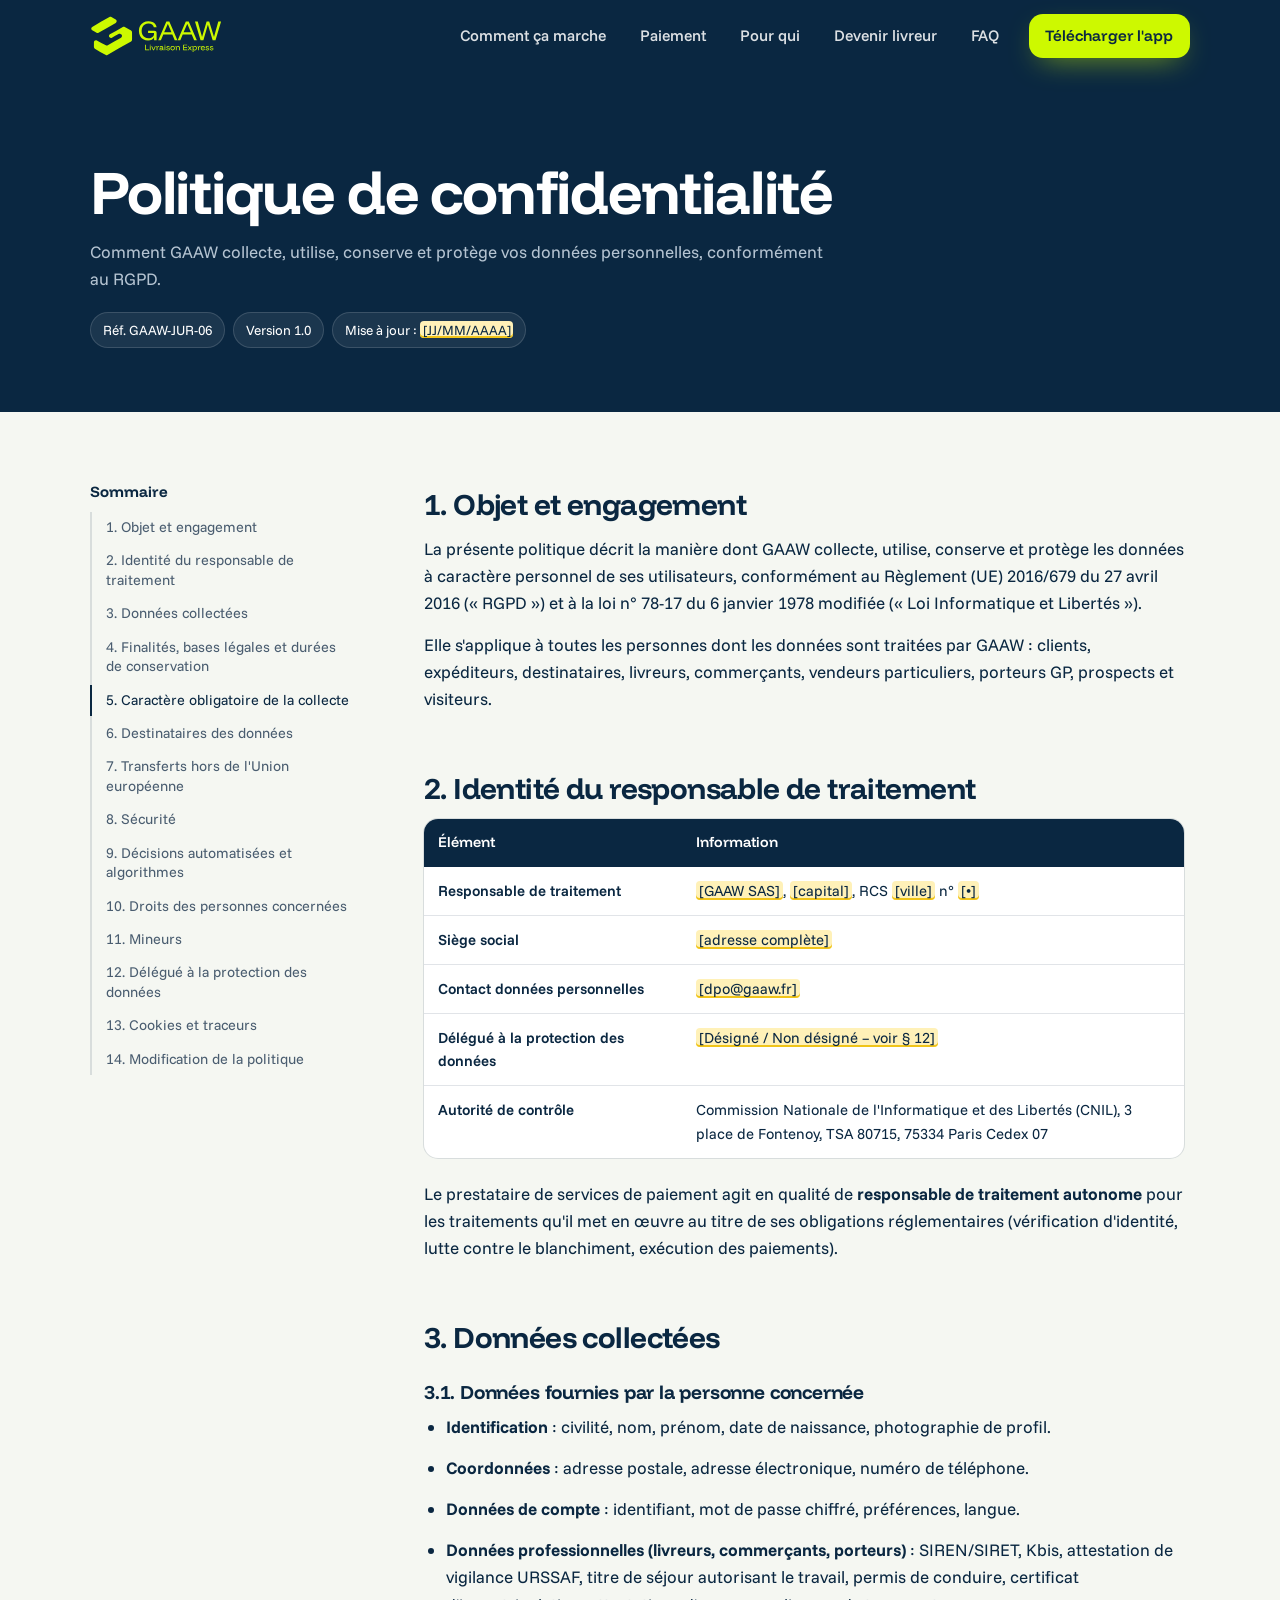
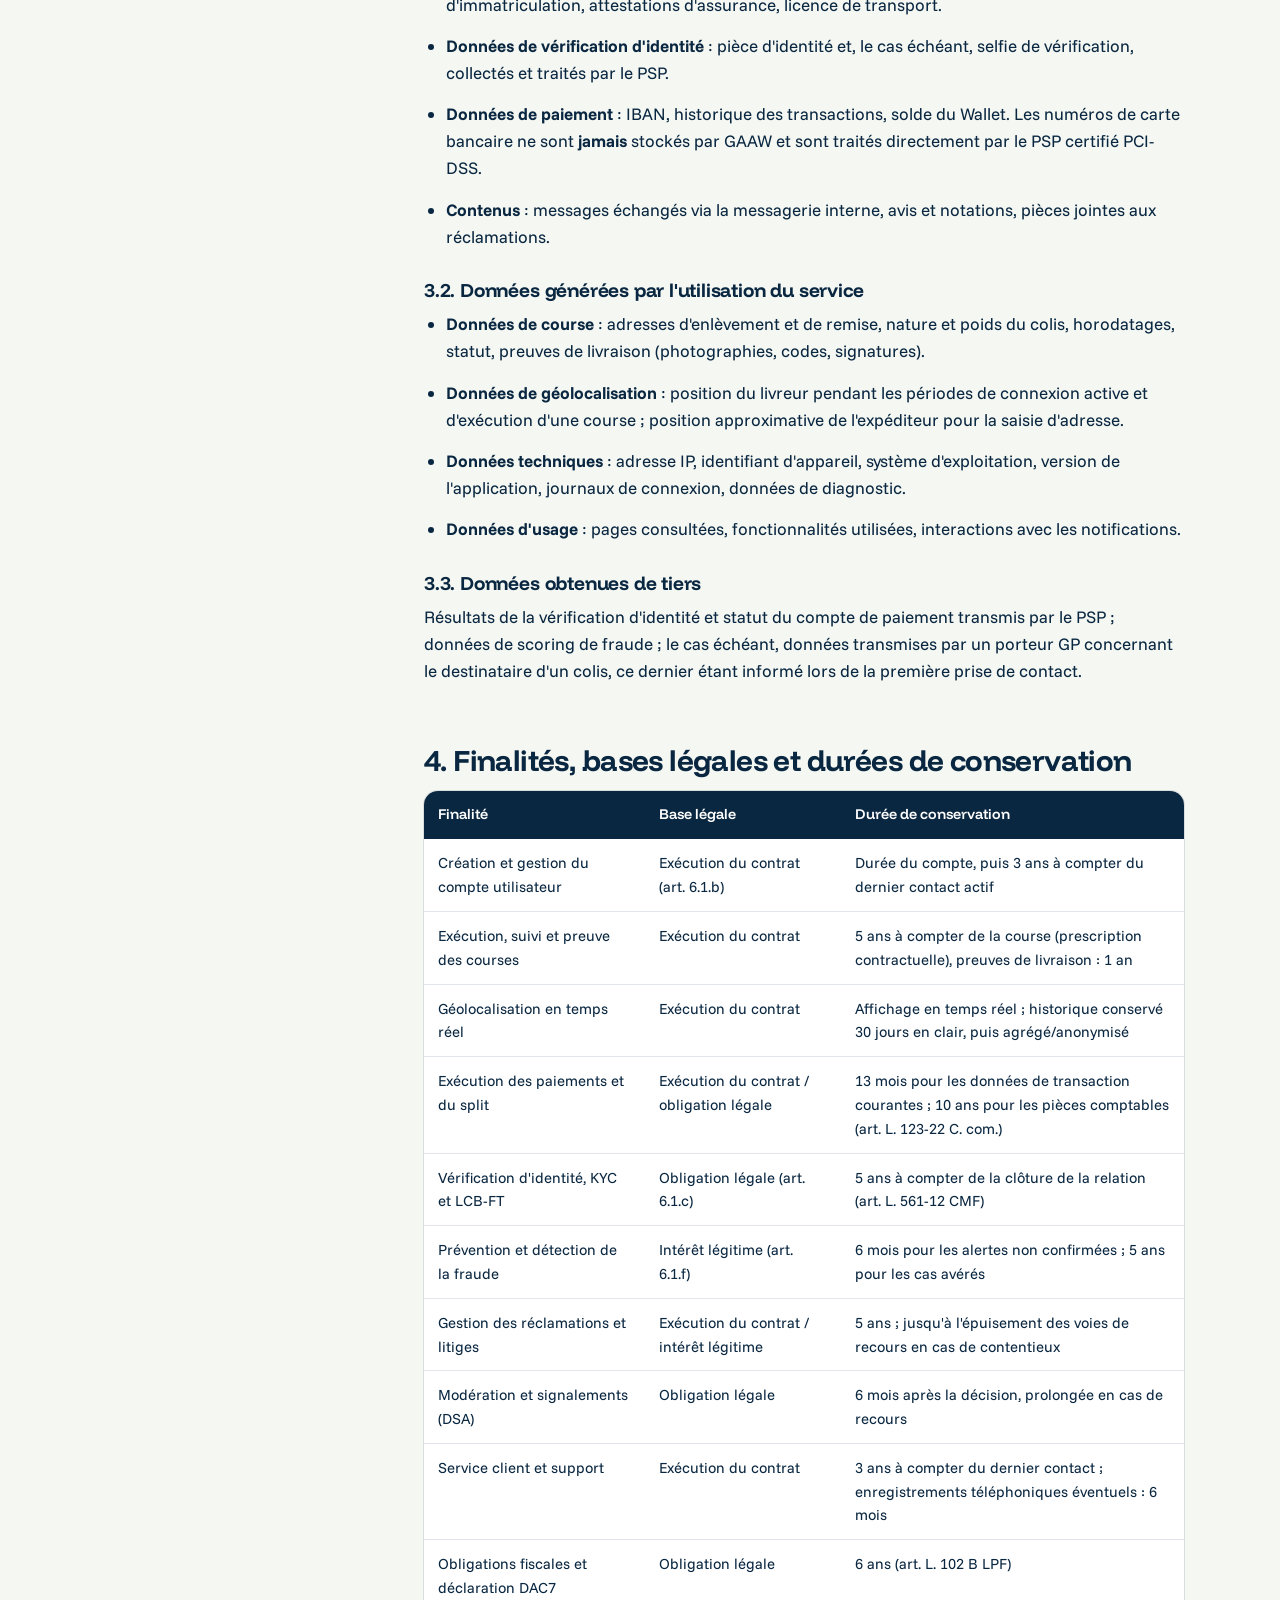
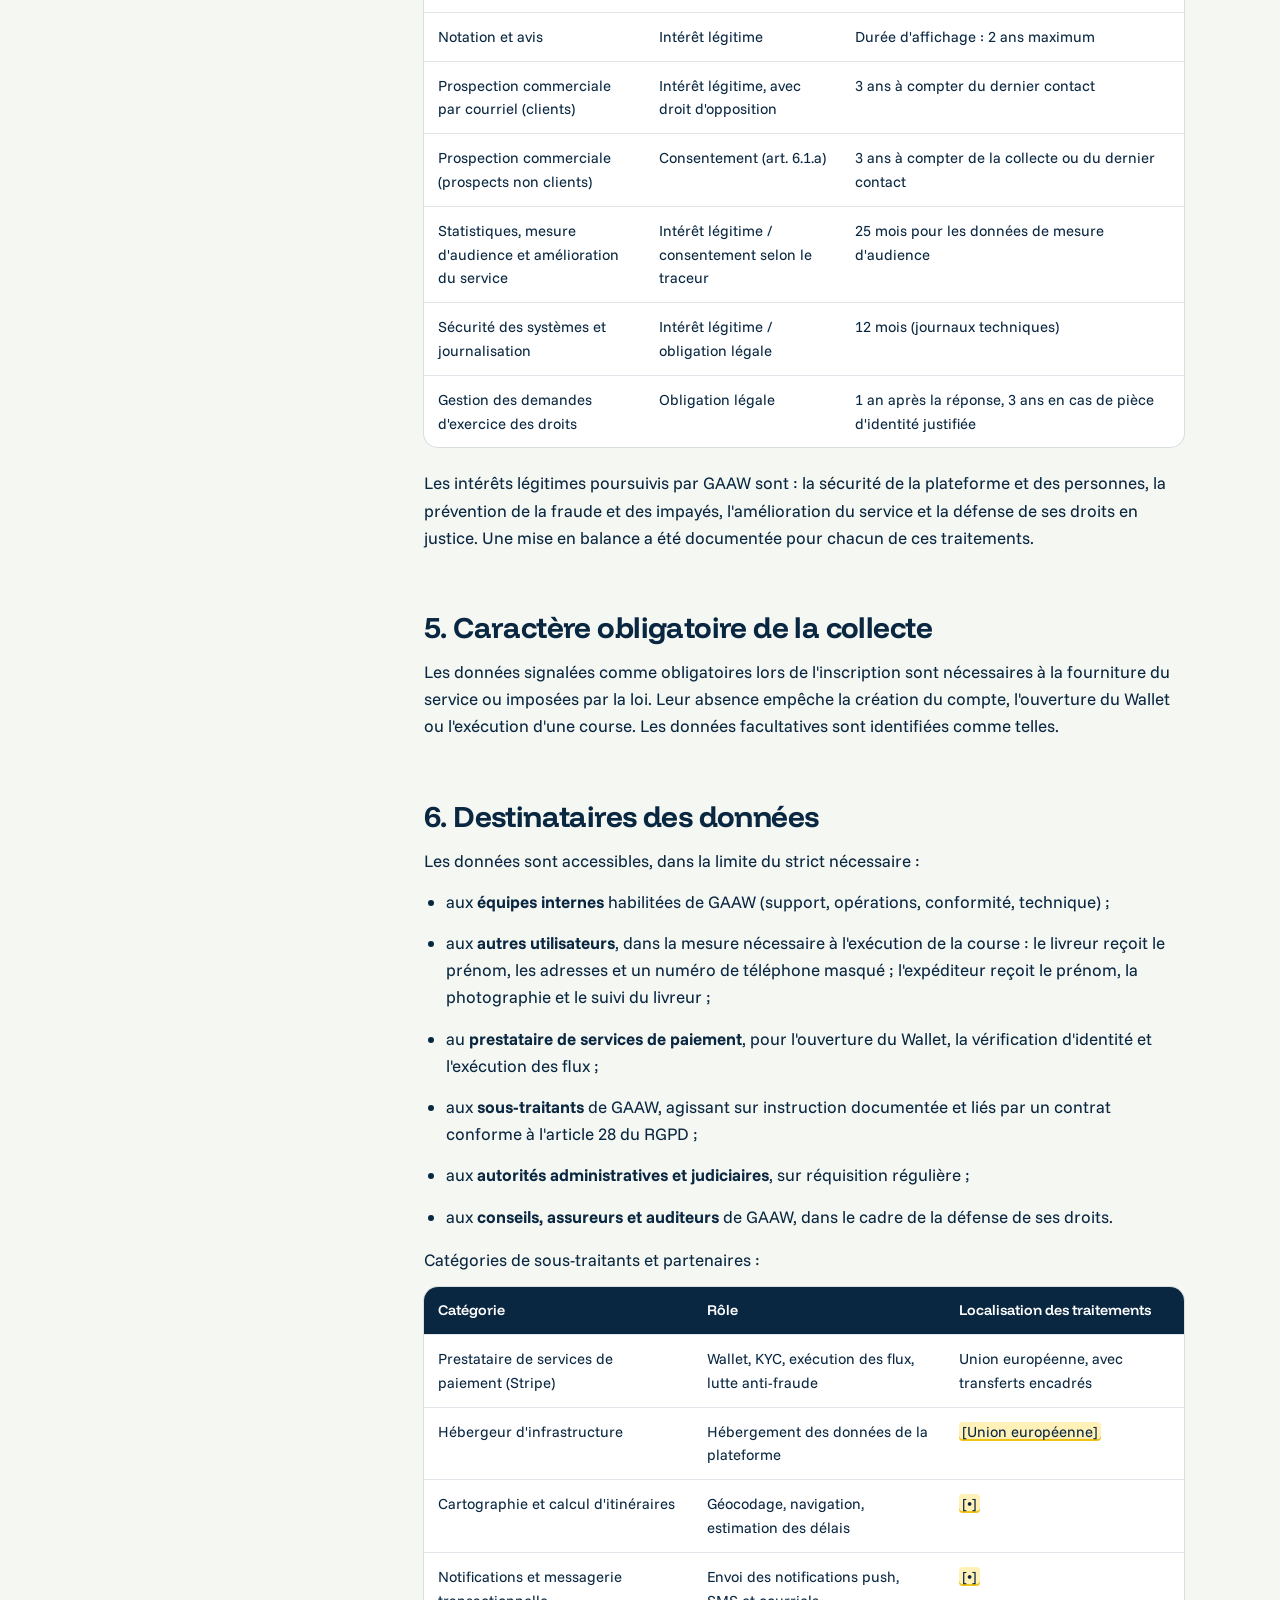
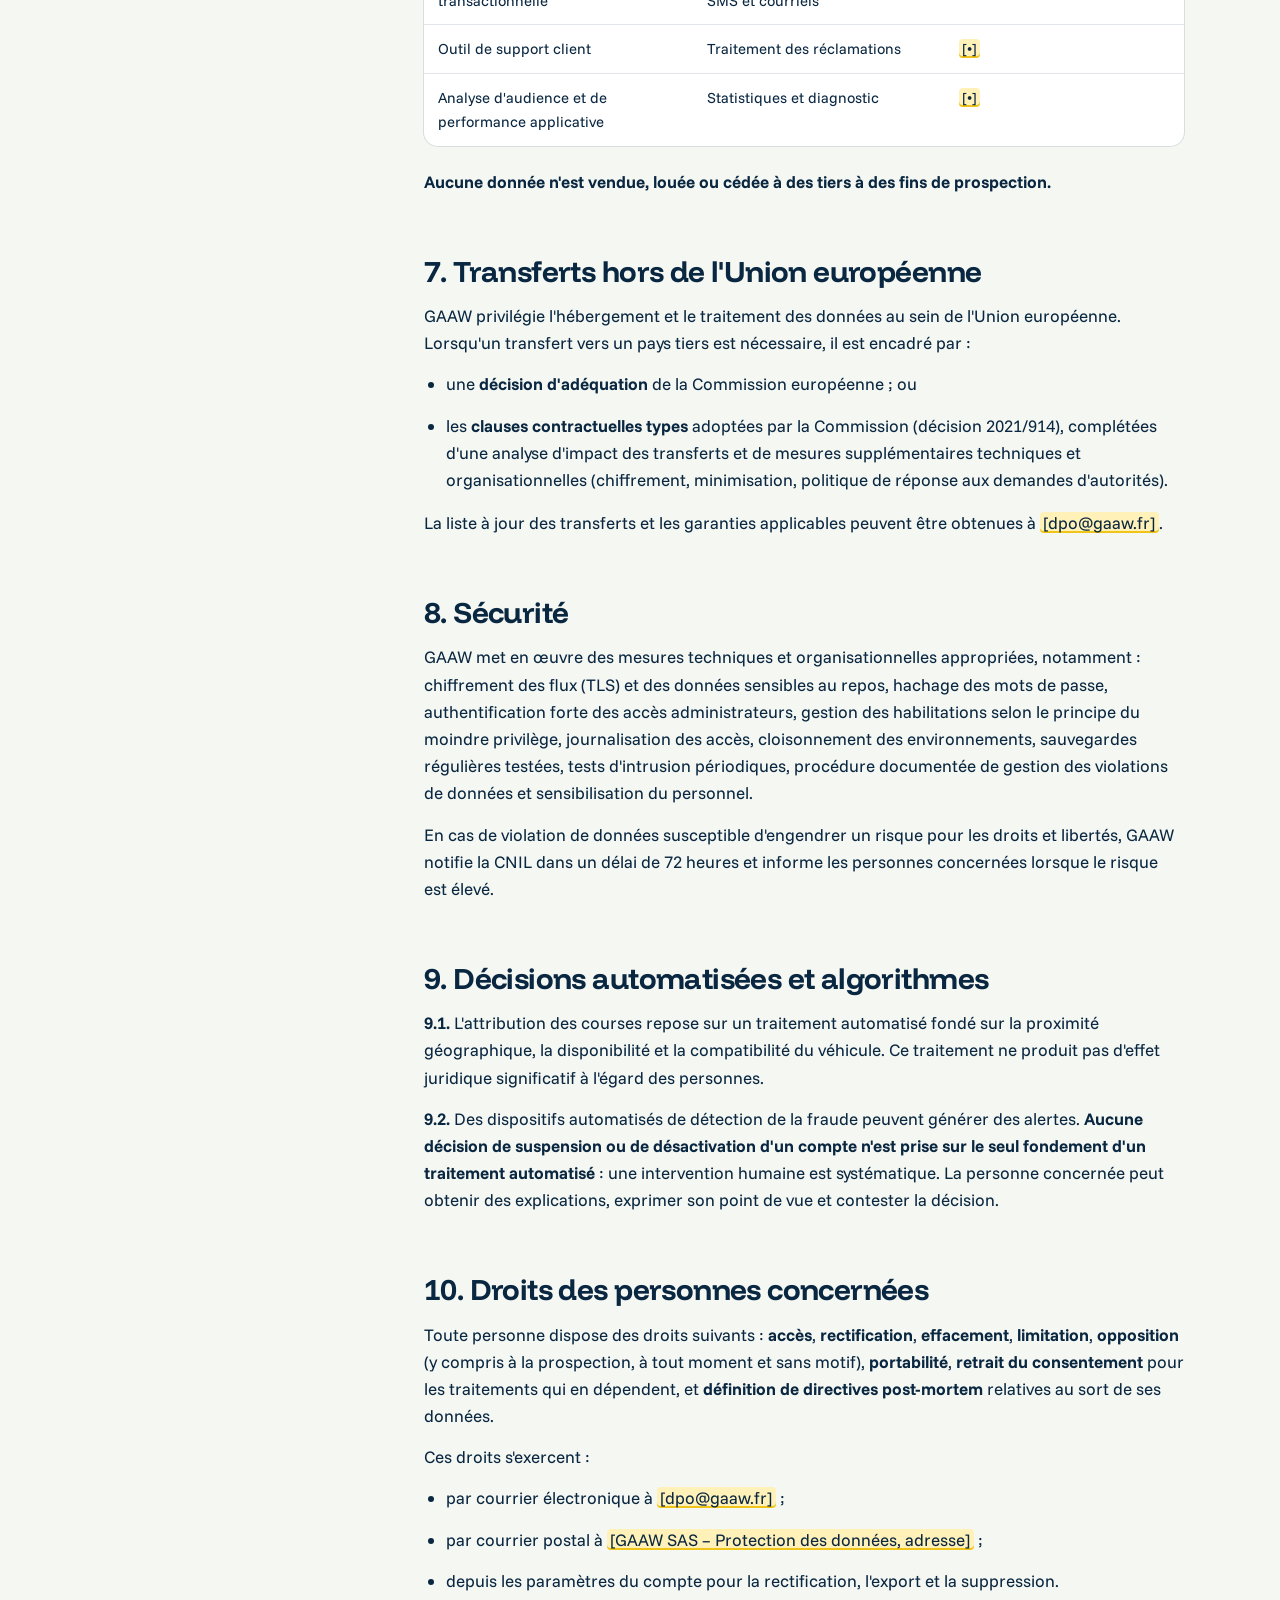
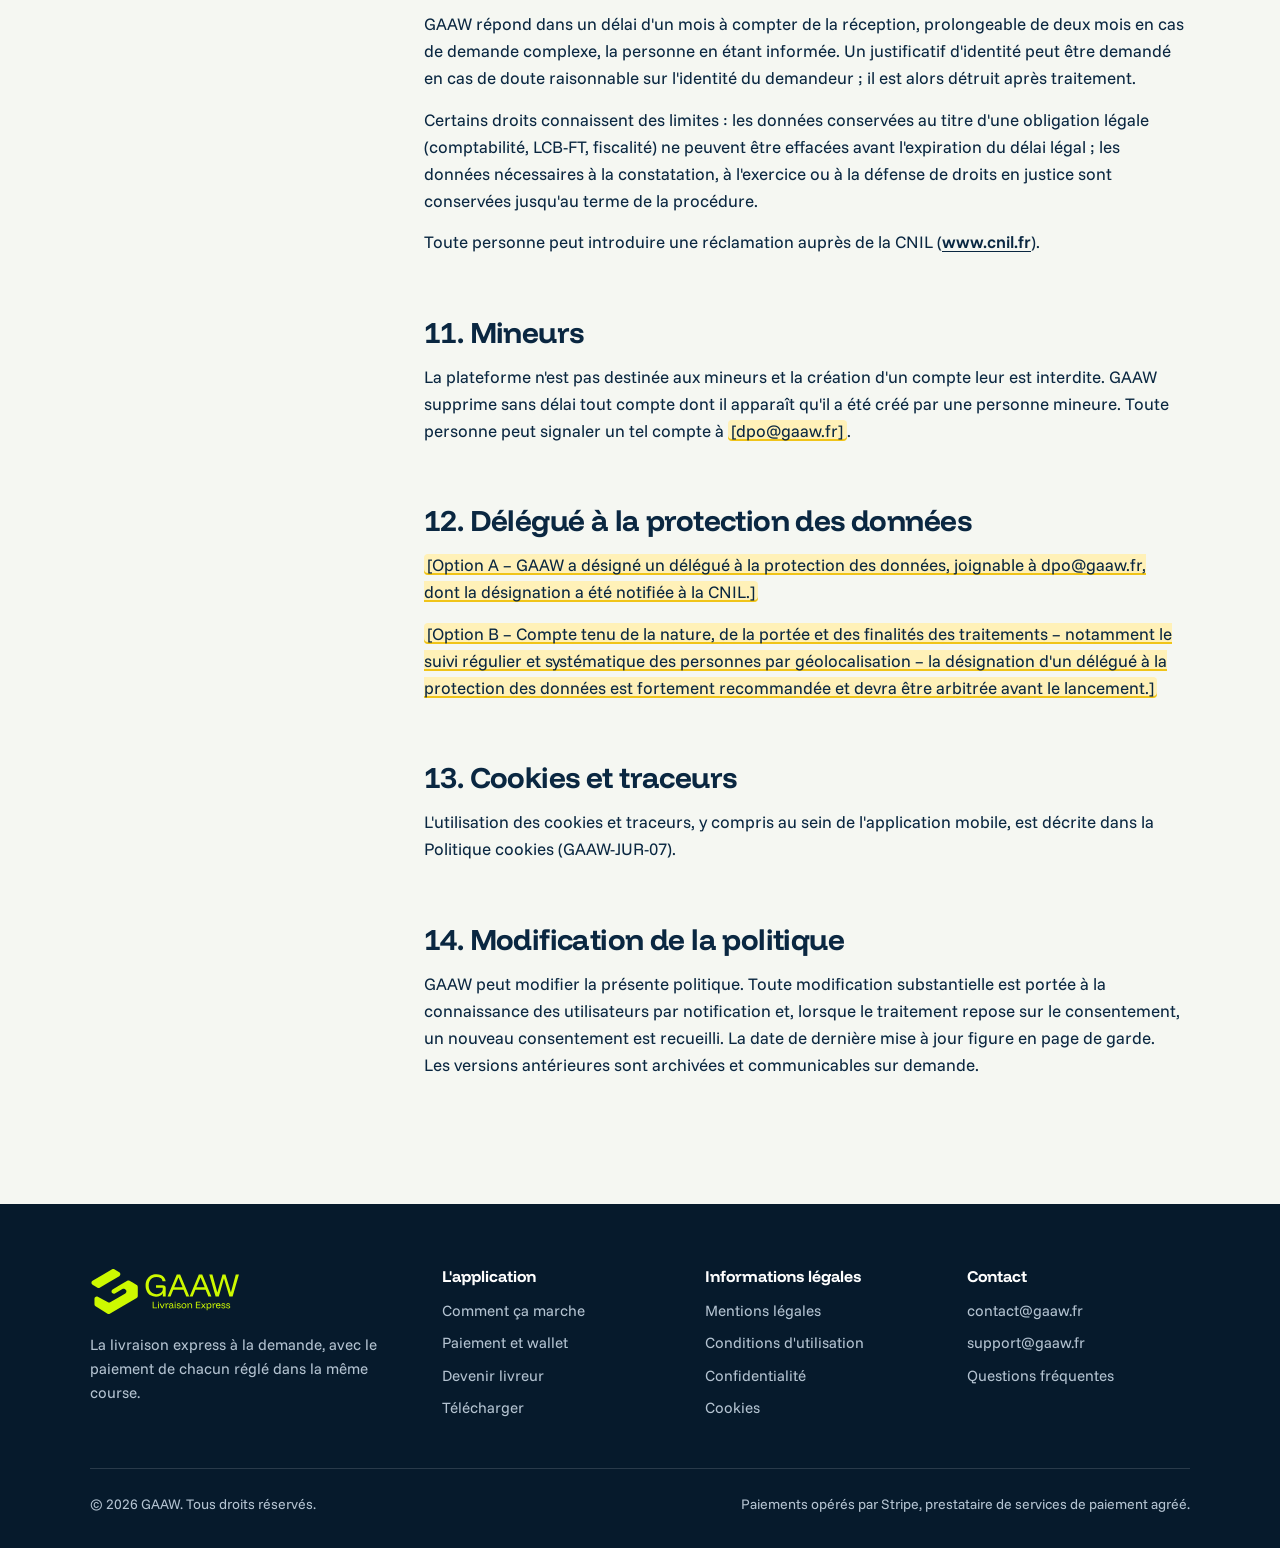
<file: confidentialite.html>
<!doctype html>
<html lang="fr">
<head>
<meta charset="utf-8">
<meta name="viewport" content="width=device-width, initial-scale=1">
<title>Politique de confidentialité – GAAW</title>
<meta name="description" content="Comment GAAW collecte, utilise, conserve et protège vos données personnelles, conformément au RGPD.">
<meta name="robots" content="index,follow">
<link rel="canonical" href="https://www.gaaw.fr/confidentialite.html">
<meta name="theme-color" content="#0a2741">
<meta property="og:type" content="website">
<meta property="og:locale" content="fr_FR">
<meta property="og:site_name" content="GAAW Livraison Express">
<meta property="og:title" content="Politique de confidentialité – GAAW">
<meta property="og:description" content="Comment GAAW collecte, utilise, conserve et protège vos données personnelles, conformément au RGPD.">
<meta property="og:url" content="https://www.gaaw.fr/confidentialite.html">
<meta property="og:image" content="https://www.gaaw.fr/assets/img/og-image.png">
<meta property="og:image:width" content="1200">
<meta property="og:image:height" content="630">
<meta name="twitter:card" content="summary_large_image">
<link rel="icon" href="assets/img/logo/gaaw-icone.svg" type="image/svg+xml">
<link rel="icon" href="assets/img/favicon-32.png" sizes="32x32" type="image/png">
<link rel="apple-touch-icon" href="assets/img/apple-touch-icon.png">
<link rel="preconnect" href="https://fonts.googleapis.com">
<link rel="preconnect" href="https://fonts.gstatic.com" crossorigin>
<link rel="stylesheet" href="https://fonts.googleapis.com/css2?family=Funnel+Display:wght@400;500;600;700;800&family=Funnel+Sans:ital,wght@0,400;0,500;0,600;1,400&display=swap">
<link rel="stylesheet" href="assets/css/style.css">
</head>
<body>
<a class="skip" href="#contenu">Aller au contenu</a>
<header class="site-header" id="header">
  <div class="wrap header-in">
    <a class="brand" href="index.html" aria-label="GAAW, retour à l'accueil"><img src="assets/img/logo/gaaw-logo-vert.svg" alt="GAAW Livraison Express" width="132" height="41"></a>
    <button class="nav-toggle" aria-expanded="false" aria-controls="nav" aria-label="Ouvrir le menu"><span></span></button>
    <nav class="nav" id="nav" aria-label="Navigation principale">
      <a href="index.html#comment-ca-marche">Comment ça marche</a><a href="index.html#paiement">Paiement</a><a href="index.html#pour-qui">Pour qui</a><a href="index.html#livreurs">Devenir livreur</a><a href="index.html#faq">FAQ</a>
      <a class="btn btn-lime" href="telecharger.html" data-store="smart">Télécharger l'app</a>
    </nav>
  </div>
</header>
<main id="contenu">
<section class="legal-hero">
  <div class="wrap">
    <h1>Politique de confidentialité</h1>
    <p>Comment GAAW collecte, utilise, conserve et protège vos données personnelles, conformément au RGPD.</p>
    <div class="legal-meta"><span>Réf. GAAW-JUR-06</span><span>Version 1.0</span><span>Mise à jour&nbsp;: <mark class="todo" title="À compléter avant mise en ligne">[JJ/MM/AAAA]</mark></span></div>
  </div>
</section>
<div class="wrap legal-layout">
  <nav class="toc" aria-label="Sommaire">
    <h2>Sommaire</h2>
    <ol><li><a href="#section-1">1. Objet et engagement</a></li><li><a href="#section-2">2. Identité du responsable de traitement</a></li><li><a href="#section-3">3. Données collectées</a></li><li><a href="#section-4">4. Finalités, bases légales et durées de conservation</a></li><li><a href="#section-5">5. Caractère obligatoire de la collecte</a></li><li><a href="#section-6">6. Destinataires des données</a></li><li><a href="#section-7">7. Transferts hors de l&#x27;Union européenne</a></li><li><a href="#section-8">8. Sécurité</a></li><li><a href="#section-9">9. Décisions automatisées et algorithmes</a></li><li><a href="#section-10">10. Droits des personnes concernées</a></li><li><a href="#section-11">11. Mineurs</a></li><li><a href="#section-12">12. Délégué à la protection des données</a></li><li><a href="#section-13">13. Cookies et traceurs</a></li><li><a href="#section-14">14. Modification de la politique</a></li></ol>
  </nav>
  <article class="legal-body">

<h2 id="section-1">1. Objet et engagement</h2>
<p>La présente politique décrit la manière dont GAAW collecte, utilise,
conserve et protège les données à caractère personnel de ses
utilisateurs, conformément au Règlement (UE) 2016/679 du 27 avril 2016
(« RGPD ») et à la loi n° 78-17 du 6 janvier 1978 modifiée (« Loi
Informatique et Libertés »).</p>
<p>Elle s'applique à toutes les personnes dont les données sont traitées
par GAAW : clients, expéditeurs, destinataires, livreurs, commerçants,
vendeurs particuliers, porteurs GP, prospects et visiteurs.</p>
<h2 id="section-2">2. Identité du responsable de traitement</h2>
<div class="table-scroll"><table><thead><tr><th scope="col">Élément</th><th scope="col">Information</th></tr></thead><tbody><tr><th scope="row">Responsable de traitement</th><td><mark class="todo" title="À compléter avant mise en ligne">[GAAW SAS]</mark>, <mark class="todo" title="À compléter avant mise en ligne">[capital]</mark>, RCS <mark class="todo" title="À compléter avant mise en ligne">[ville]</mark> n° <mark class="todo" title="À compléter avant mise en ligne">[•]</mark></td></tr><tr><th scope="row">Siège social</th><td><mark class="todo" title="À compléter avant mise en ligne">[adresse complète]</mark></td></tr><tr><th scope="row">Contact données personnelles</th><td><mark class="todo" title="À compléter avant mise en ligne">[dpo@gaaw.fr]</mark></td></tr><tr><th scope="row">Délégué à la protection des données</th><td><mark class="todo" title="À compléter avant mise en ligne">[Désigné / Non désigné – voir § 12]</mark></td></tr><tr><th scope="row">Autorité de contrôle</th><td>Commission Nationale de l'Informatique et des Libertés (CNIL), 3
place de Fontenoy, TSA 80715, 75334 Paris Cedex 07</td></tr></tbody></table></div>
<p>Le prestataire de services de paiement agit en qualité de
<strong>responsable de traitement autonome</strong> pour les traitements
qu'il met en œuvre au titre de ses obligations réglementaires
(vérification d'identité, lutte contre le blanchiment, exécution des
paiements).</p>
<h2 id="section-3">3. Données collectées</h2>
<h3>3.1. Données fournies par la personne concernée</h3>
<ul>
<li><p><strong>Identification</strong> : civilité, nom, prénom, date de
naissance, photographie de profil.</p></li>
<li><p><strong>Coordonnées</strong> : adresse postale, adresse
électronique, numéro de téléphone.</p></li>
<li><p><strong>Données de compte</strong> : identifiant, mot de passe
chiffré, préférences, langue.</p></li>
<li><p><strong>Données professionnelles (livreurs, commerçants,
porteurs)</strong> : SIREN/SIRET, Kbis, attestation de vigilance URSSAF,
titre de séjour autorisant le travail, permis de conduire, certificat
d'immatriculation, attestations d'assurance, licence de
transport.</p></li>
<li><p><strong>Données de vérification d'identité</strong> : pièce
d'identité et, le cas échéant, selfie de vérification, collectés et
traités par le PSP.</p></li>
<li><p><strong>Données de paiement</strong> : IBAN, historique des
transactions, solde du Wallet. Les numéros de carte bancaire ne sont
<strong>jamais</strong> stockés par GAAW et sont traités directement par
le PSP certifié PCI-DSS.</p></li>
<li><p><strong>Contenus</strong> : messages échangés via la messagerie
interne, avis et notations, pièces jointes aux réclamations.</p></li>
</ul>
<h3>3.2. Données générées par l'utilisation du
service</h3>
<ul>
<li><p><strong>Données de course</strong> : adresses d'enlèvement et de
remise, nature et poids du colis, horodatages, statut, preuves de
livraison (photographies, codes, signatures).</p></li>
<li><p><strong>Données de géolocalisation</strong> : position du livreur
pendant les périodes de connexion active et d'exécution d'une course ;
position approximative de l'expéditeur pour la saisie
d'adresse.</p></li>
<li><p><strong>Données techniques</strong> : adresse IP, identifiant
d'appareil, système d'exploitation, version de l'application, journaux
de connexion, données de diagnostic.</p></li>
<li><p><strong>Données d'usage</strong> : pages consultées,
fonctionnalités utilisées, interactions avec les notifications.</p></li>
</ul>
<h3>3.3. Données obtenues de tiers</h3>
<p>Résultats de la vérification d'identité et statut du compte de
paiement transmis par le PSP ; données de scoring de fraude ; le cas
échéant, données transmises par un porteur GP concernant le destinataire
d'un colis, ce dernier étant informé lors de la première prise de
contact.</p>
<h2 id="section-4">4. Finalités, bases légales et durées de conservation</h2>
<div class="table-scroll"><table class="is-wide"><thead><tr><th scope="col">Finalité</th><th scope="col">Base légale</th><th scope="col">Durée de conservation</th></tr></thead><tbody><tr><td>Création et gestion du compte utilisateur</td><td>Exécution du contrat (art. 6.1.b)</td><td>Durée du compte, puis 3 ans à compter du dernier contact actif</td></tr><tr><td>Exécution, suivi et preuve des courses</td><td>Exécution du contrat</td><td>5 ans à compter de la course (prescription contractuelle), preuves
de livraison : 1 an</td></tr><tr><td>Géolocalisation en temps réel</td><td>Exécution du contrat</td><td>Affichage en temps réel ; historique conservé 30 jours en clair,
puis agrégé/anonymisé</td></tr><tr><td>Exécution des paiements et du split</td><td>Exécution du contrat / obligation légale</td><td>13 mois pour les données de transaction courantes ; 10 ans pour les
pièces comptables (art. L. 123-22 C. com.)</td></tr><tr><td>Vérification d'identité, KYC et LCB-FT</td><td>Obligation légale (art. 6.1.c)</td><td>5 ans à compter de la clôture de la relation (art. L. 561-12
CMF)</td></tr><tr><td>Prévention et détection de la fraude</td><td>Intérêt légitime (art. 6.1.f)</td><td>6 mois pour les alertes non confirmées ; 5 ans pour les cas
avérés</td></tr><tr><td>Gestion des réclamations et litiges</td><td>Exécution du contrat / intérêt légitime</td><td>5 ans ; jusqu'à l'épuisement des voies de recours en cas de
contentieux</td></tr><tr><td>Modération et signalements (DSA)</td><td>Obligation légale</td><td>6 mois après la décision, prolongée en cas de recours</td></tr><tr><td>Service client et support</td><td>Exécution du contrat</td><td>3 ans à compter du dernier contact ; enregistrements téléphoniques
éventuels : 6 mois</td></tr><tr><td>Obligations fiscales et déclaration DAC7</td><td>Obligation légale</td><td>6 ans (art. L. 102 B LPF)</td></tr><tr><td>Notation et avis</td><td>Intérêt légitime</td><td>Durée d'affichage : 2 ans maximum</td></tr><tr><td>Prospection commerciale par courriel (clients)</td><td>Intérêt légitime, avec droit d'opposition</td><td>3 ans à compter du dernier contact</td></tr><tr><td>Prospection commerciale (prospects non clients)</td><td>Consentement (art. 6.1.a)</td><td>3 ans à compter de la collecte ou du dernier contact</td></tr><tr><td>Statistiques, mesure d'audience et amélioration du service</td><td>Intérêt légitime / consentement selon le traceur</td><td>25 mois pour les données de mesure d'audience</td></tr><tr><td>Sécurité des systèmes et journalisation</td><td>Intérêt légitime / obligation légale</td><td>12 mois (journaux techniques)</td></tr><tr><td>Gestion des demandes d'exercice des droits</td><td>Obligation légale</td><td>1 an après la réponse, 3 ans en cas de pièce d'identité
justifiée</td></tr></tbody></table></div>
<p>Les intérêts légitimes poursuivis par GAAW sont : la sécurité de la
plateforme et des personnes, la prévention de la fraude et des impayés,
l'amélioration du service et la défense de ses droits en justice. Une
mise en balance a été documentée pour chacun de ces traitements.</p>
<h2 id="section-5">5. Caractère obligatoire de la collecte</h2>
<p>Les données signalées comme obligatoires lors de l'inscription sont
nécessaires à la fourniture du service ou imposées par la loi. Leur
absence empêche la création du compte, l'ouverture du Wallet ou
l'exécution d'une course. Les données facultatives sont identifiées
comme telles.</p>
<h2 id="section-6">6. Destinataires des données</h2>
<p>Les données sont accessibles, dans la limite du strict nécessaire
:</p>
<ul>
<li><p>aux <strong>équipes internes</strong> habilitées de GAAW
(support, opérations, conformité, technique) ;</p></li>
<li><p>aux <strong>autres utilisateurs</strong>, dans la mesure
nécessaire à l'exécution de la course : le livreur reçoit le prénom, les
adresses et un numéro de téléphone masqué ; l'expéditeur reçoit le
prénom, la photographie et le suivi du livreur ;</p></li>
<li><p>au <strong>prestataire de services de paiement</strong>, pour
l'ouverture du Wallet, la vérification d'identité et l'exécution des
flux ;</p></li>
<li><p>aux <strong>sous-traitants</strong> de GAAW, agissant sur
instruction documentée et liés par un contrat conforme à l'article 28 du
RGPD ;</p></li>
<li><p>aux <strong>autorités administratives et judiciaires</strong>,
sur réquisition régulière ;</p></li>
<li><p>aux <strong>conseils, assureurs et auditeurs</strong> de GAAW,
dans le cadre de la défense de ses droits.</p></li>
</ul>
<p>Catégories de sous-traitants et partenaires :</p>
<div class="table-scroll"><table class="is-wide"><thead><tr><th scope="col">Catégorie</th><th scope="col">Rôle</th><th scope="col">Localisation des traitements</th></tr></thead><tbody><tr><td>Prestataire de services de paiement (Stripe)</td><td>Wallet, KYC, exécution des flux, lutte anti-fraude</td><td>Union européenne, avec transferts encadrés</td></tr><tr><td>Hébergeur d'infrastructure</td><td>Hébergement des données de la plateforme</td><td><mark class="todo" title="À compléter avant mise en ligne">[Union européenne]</mark></td></tr><tr><td>Cartographie et calcul d'itinéraires</td><td>Géocodage, navigation, estimation des délais</td><td><mark class="todo" title="À compléter avant mise en ligne">[•]</mark></td></tr><tr><td>Notifications et messagerie transactionnelle</td><td>Envoi des notifications push, SMS et courriels</td><td><mark class="todo" title="À compléter avant mise en ligne">[•]</mark></td></tr><tr><td>Outil de support client</td><td>Traitement des réclamations</td><td><mark class="todo" title="À compléter avant mise en ligne">[•]</mark></td></tr><tr><td>Analyse d'audience et de performance applicative</td><td>Statistiques et diagnostic</td><td><mark class="todo" title="À compléter avant mise en ligne">[•]</mark></td></tr></tbody></table></div>
<p><strong>Aucune donnée n'est vendue, louée ou cédée à des tiers à des
fins de prospection.</strong></p>
<h2 id="section-7">7. Transferts hors de l'Union européenne</h2>
<p>GAAW privilégie l'hébergement et le traitement des données au sein de
l'Union européenne. Lorsqu'un transfert vers un pays tiers est
nécessaire, il est encadré par :</p>
<ul>
<li><p>une <strong>décision d'adéquation</strong> de la Commission
européenne ; ou</p></li>
<li><p>les <strong>clauses contractuelles types</strong> adoptées par la
Commission (décision 2021/914), complétées d'une analyse d'impact des
transferts et de mesures supplémentaires techniques et
organisationnelles (chiffrement, minimisation, politique de réponse aux
demandes d'autorités).</p></li>
</ul>
<p>La liste à jour des transferts et les garanties applicables peuvent
être obtenues à <mark class="todo" title="À compléter avant mise en ligne">[dpo@gaaw.fr]</mark>.</p>
<h2 id="section-8">8. Sécurité</h2>
<p>GAAW met en œuvre des mesures techniques et organisationnelles
appropriées, notamment : chiffrement des flux (TLS) et des données
sensibles au repos, hachage des mots de passe, authentification forte
des accès administrateurs, gestion des habilitations selon le principe
du moindre privilège, journalisation des accès, cloisonnement des
environnements, sauvegardes régulières testées, tests d'intrusion
périodiques, procédure documentée de gestion des violations de données
et sensibilisation du personnel.</p>
<p>En cas de violation de données susceptible d'engendrer un risque pour
les droits et libertés, GAAW notifie la CNIL dans un délai de 72 heures
et informe les personnes concernées lorsque le risque est élevé.</p>
<h2 id="section-9">9. Décisions automatisées et algorithmes</h2>
<p><strong>9.1.</strong> L'attribution des courses repose sur un traitement automatisé
fondé sur la proximité géographique, la disponibilité et la
compatibilité du véhicule. Ce traitement ne produit pas d'effet
juridique significatif à l'égard des personnes.</p>
<p><strong>9.2.</strong> Des dispositifs automatisés de détection de la fraude peuvent
générer des alertes. <strong>Aucune décision de suspension ou de
désactivation d'un compte n'est prise sur le seul fondement d'un
traitement automatisé</strong> : une intervention humaine est
systématique. La personne concernée peut obtenir des explications,
exprimer son point de vue et contester la décision.</p>
<h2 id="section-10">10. Droits des personnes concernées</h2>
<p>Toute personne dispose des droits suivants : <strong>accès</strong>,
<strong>rectification</strong>, <strong>effacement</strong>,
<strong>limitation</strong>, <strong>opposition</strong> (y compris à la
prospection, à tout moment et sans motif), <strong>portabilité</strong>,
<strong>retrait du consentement</strong> pour les traitements qui en
dépendent, et <strong>définition de directives post-mortem</strong>
relatives au sort de ses données.</p>
<p>Ces droits s'exercent :</p>
<ul>
<li><p>par courrier électronique à <mark class="todo" title="À compléter avant mise en ligne">[dpo@gaaw.fr]</mark> ;</p></li>
<li><p>par courrier postal à <mark class="todo" title="À compléter avant mise en ligne">[GAAW SAS – Protection des données,
adresse]</mark> ;</p></li>
<li><p>depuis les paramètres du compte pour la rectification, l'export
et la suppression.</p></li>
</ul>
<p>GAAW répond dans un délai d'un mois à compter de la réception,
prolongeable de deux mois en cas de demande complexe, la personne en
étant informée. Un justificatif d'identité peut être demandé en cas de
doute raisonnable sur l'identité du demandeur ; il est alors détruit
après traitement.</p>
<p>Certains droits connaissent des limites : les données conservées au
titre d'une obligation légale (comptabilité, LCB-FT, fiscalité) ne
peuvent être effacées avant l'expiration du délai légal ; les données
nécessaires à la constatation, à l'exercice ou à la défense de droits en
justice sont conservées jusqu'au terme de la procédure.</p>
<p>Toute personne peut introduire une réclamation auprès de la CNIL
(<a href="https://www.cnil.fr" rel="noopener">www.cnil.fr</a>).</p>
<h2 id="section-11">11. Mineurs</h2>
<p>La plateforme n'est pas destinée aux mineurs et la création d'un
compte leur est interdite. GAAW supprime sans délai tout compte dont il
apparaît qu'il a été créé par une personne mineure. Toute personne peut
signaler un tel compte à <mark class="todo" title="À compléter avant mise en ligne">[dpo@gaaw.fr]</mark>.</p>
<h2 id="section-12">12. Délégué à la protection des données</h2>
<p><mark class="todo" title="À compléter avant mise en ligne">[Option A – GAAW a désigné un délégué à la protection des données,
joignable à dpo@gaaw.fr, dont la désignation a été notifiée à la
CNIL.]</mark></p>
<p><mark class="todo" title="À compléter avant mise en ligne">[Option B – Compte tenu de la nature, de la portée et des finalités
des traitements – notamment le suivi régulier et systématique des
personnes par géolocalisation – la désignation d'un délégué à la
protection des données est fortement recommandée et devra être arbitrée
avant le lancement.]</mark></p>
<h2 id="section-13">13. Cookies et traceurs</h2>
<p>L'utilisation des cookies et traceurs, y compris au sein de
l'application mobile, est décrite dans la Politique cookies
(GAAW-JUR-07).</p>
<h2 id="section-14">14. Modification de la politique</h2>
<p>GAAW peut modifier la présente politique. Toute modification
substantielle est portée à la connaissance des utilisateurs par
notification et, lorsque le traitement repose sur le consentement, un
nouveau consentement est recueilli. La date de dernière mise à jour
figure en page de garde. Les versions antérieures sont archivées et
communicables sur demande.</p>

  </article>
</div>
</main>
<footer class="site-footer">
  <div class="wrap">
    <div class="footer-grid">
      <div class="footer-brand">
        <img src="assets/img/logo/gaaw-logo-vert.svg" alt="GAAW Livraison Express" width="150" height="46" loading="lazy">
        <p>La livraison express à la demande, avec le paiement de chacun réglé dans la même course.</p>
      </div>
      <div>
        <h2>L'application</h2>
        <ul>
          <li><a href="index.html#comment-ca-marche">Comment ça marche</a></li>
          <li><a href="index.html#paiement">Paiement et wallet</a></li>
          <li><a href="index.html#livreurs">Devenir livreur</a></li>
          <li><a href="telecharger.html">Télécharger</a></li>
        </ul>
      </div>
      <div>
        <h2>Informations légales</h2>
        <ul>
          <li><a href="mentions-legales.html">Mentions légales</a></li>
          <li><a href="cgu.html">Conditions d'utilisation</a></li>
          <li><a href="confidentialite.html">Confidentialité</a></li>
          <li><a href="cookies.html">Cookies</a></li>
        </ul>
      </div>
      <div>
        <h2>Contact</h2>
        <ul>
          <li><a href="mailto:contact@gaaw.fr">contact@gaaw.fr</a></li>
          <li><a href="mailto:support@gaaw.fr">support@gaaw.fr</a></li>
          <li><a href="index.html#faq">Questions fréquentes</a></li>
        </ul>
      </div>
    </div>
    <div class="footer-bottom">
      <p>© 2026 GAAW. Tous droits réservés.</p>
      <p>Paiements opérés par Stripe, prestataire de services de paiement agréé.</p>
    </div>
  </div>
</footer>

<script src="assets/js/config.js"></script>
<script src="assets/js/main.js" defer></script>
</body>
</html>
</file>
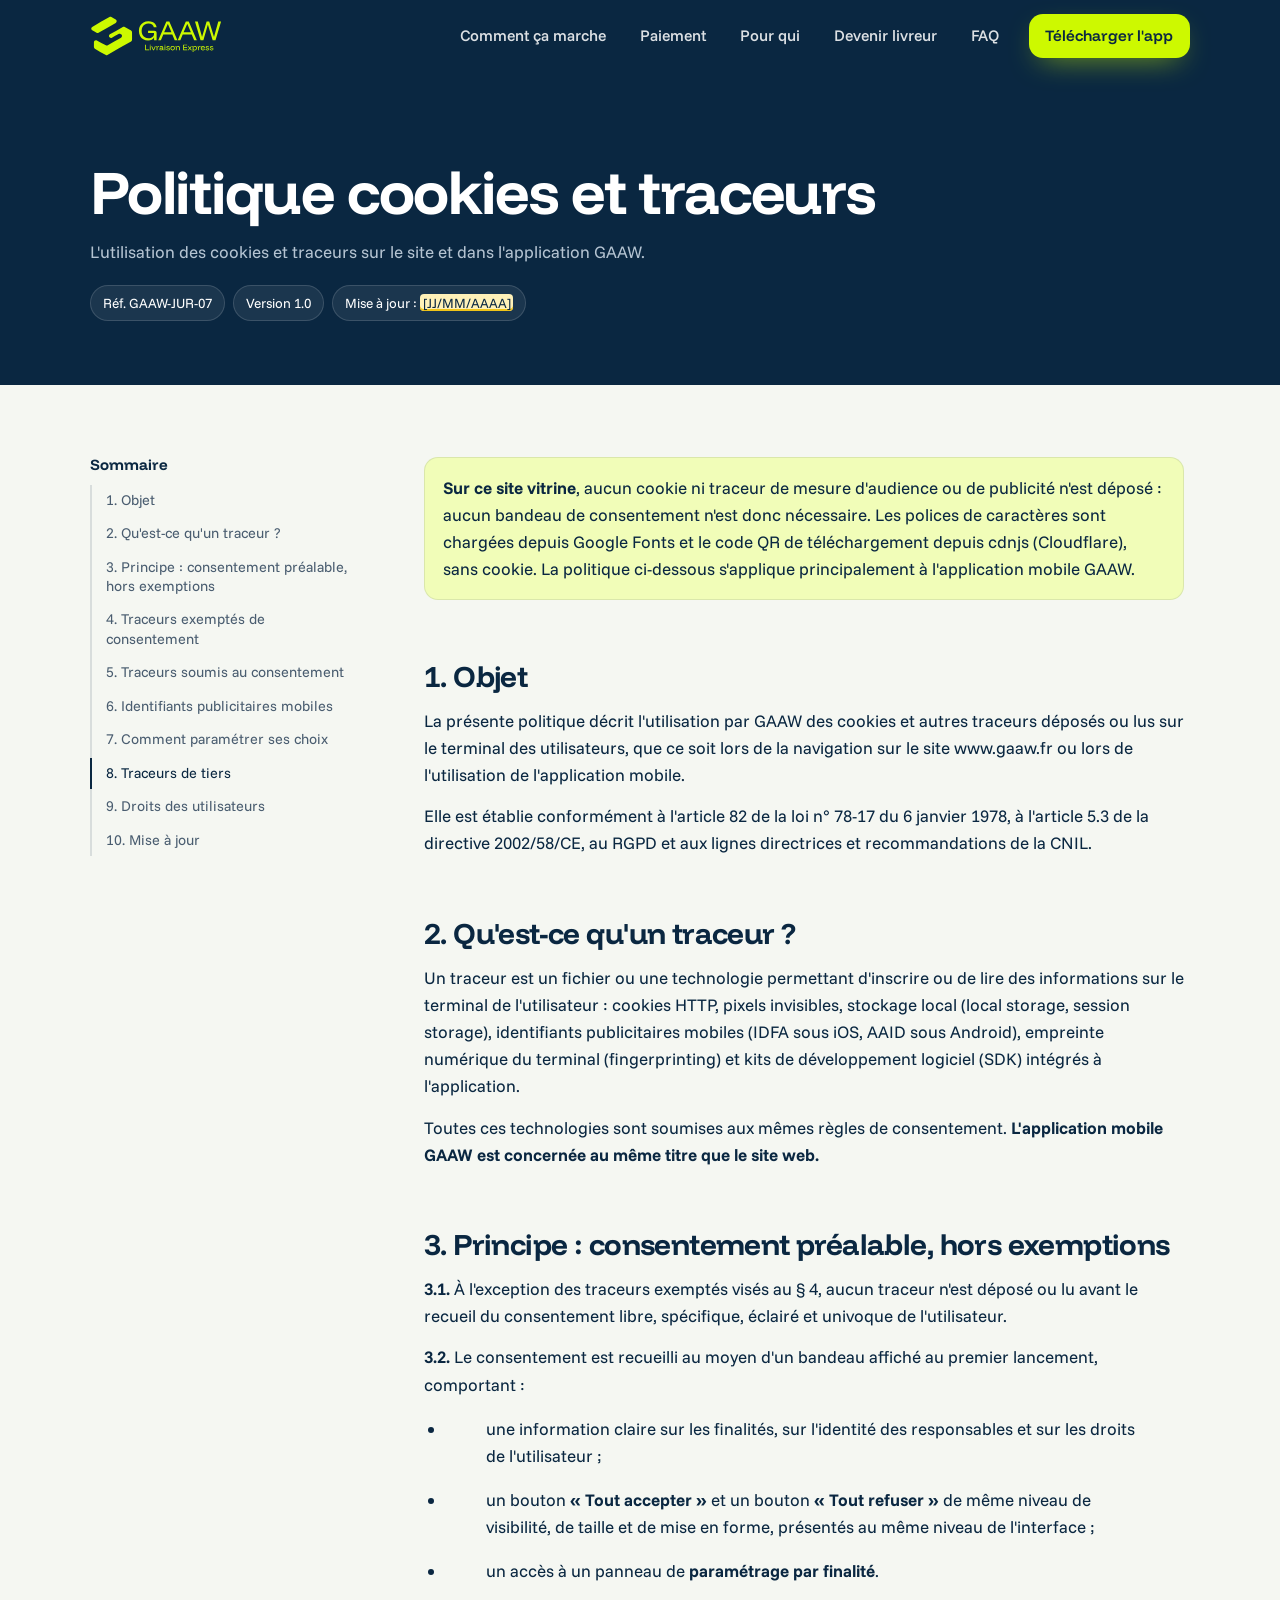
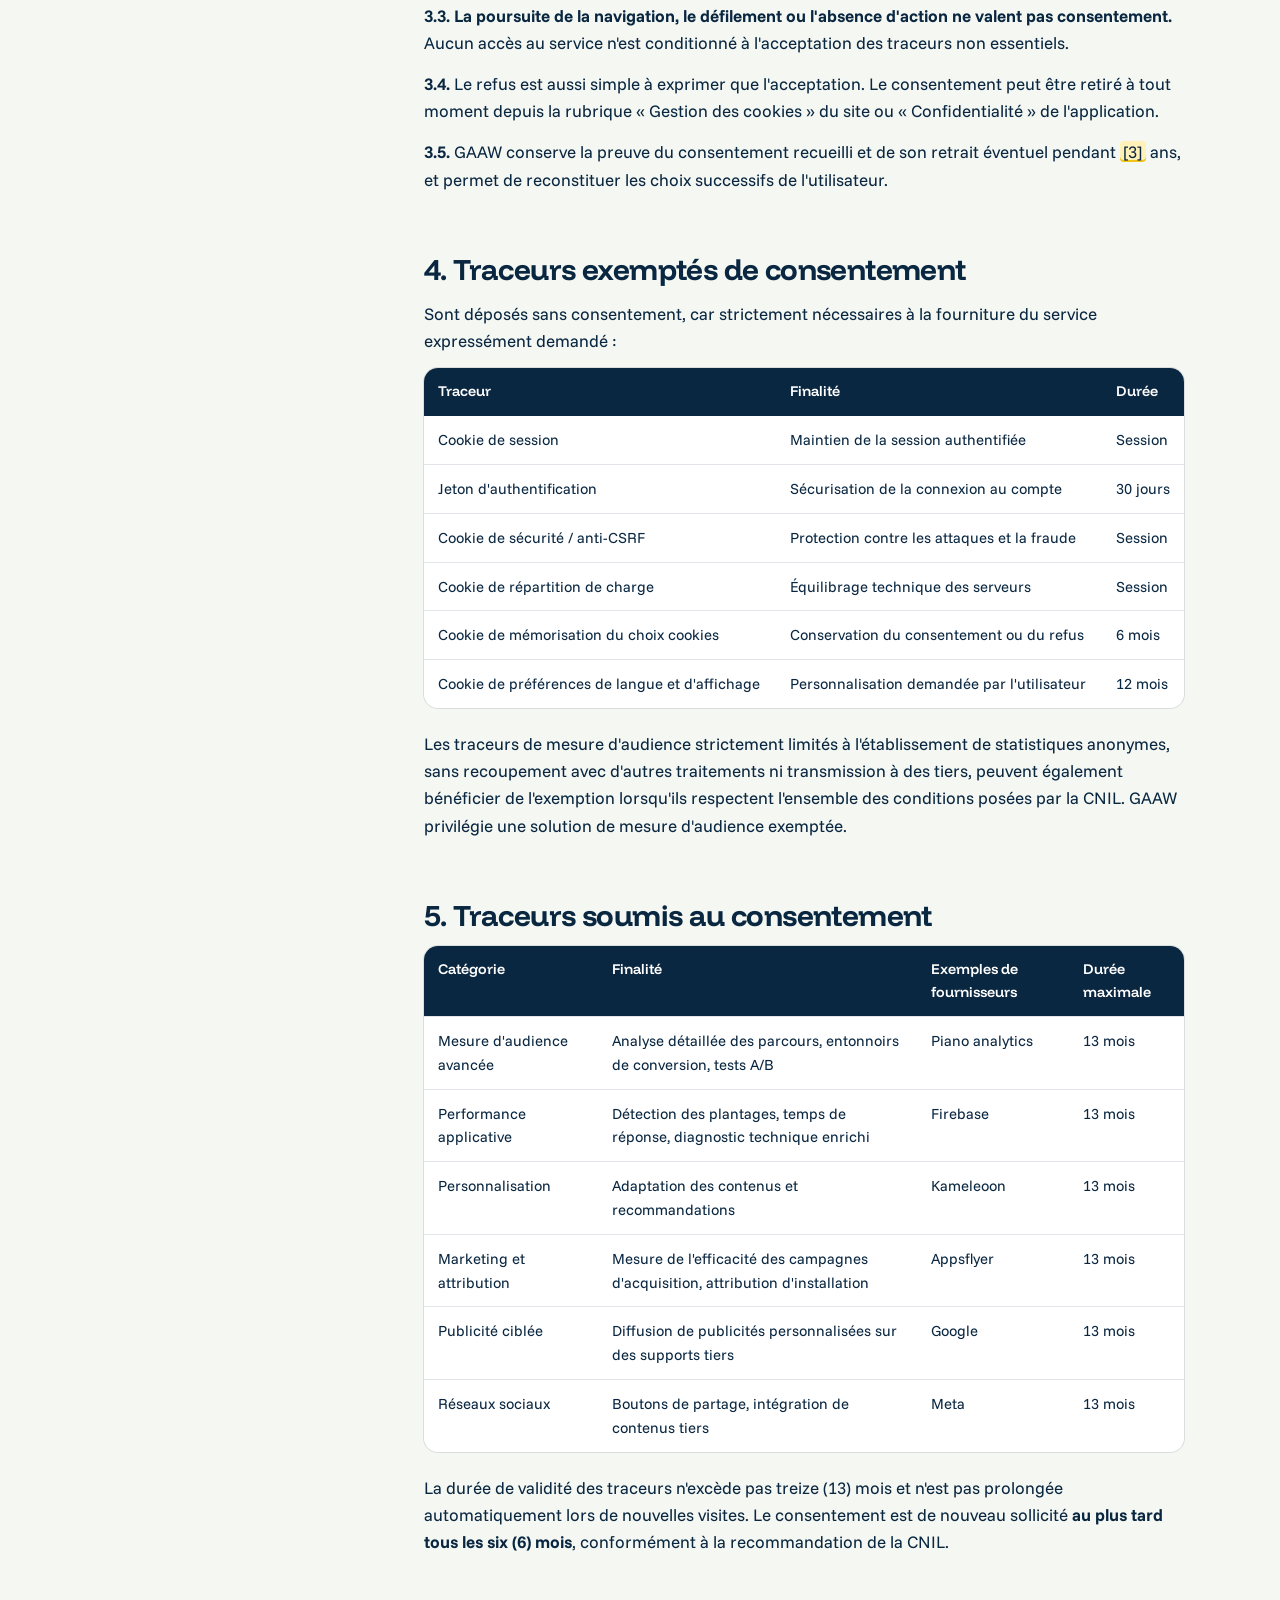
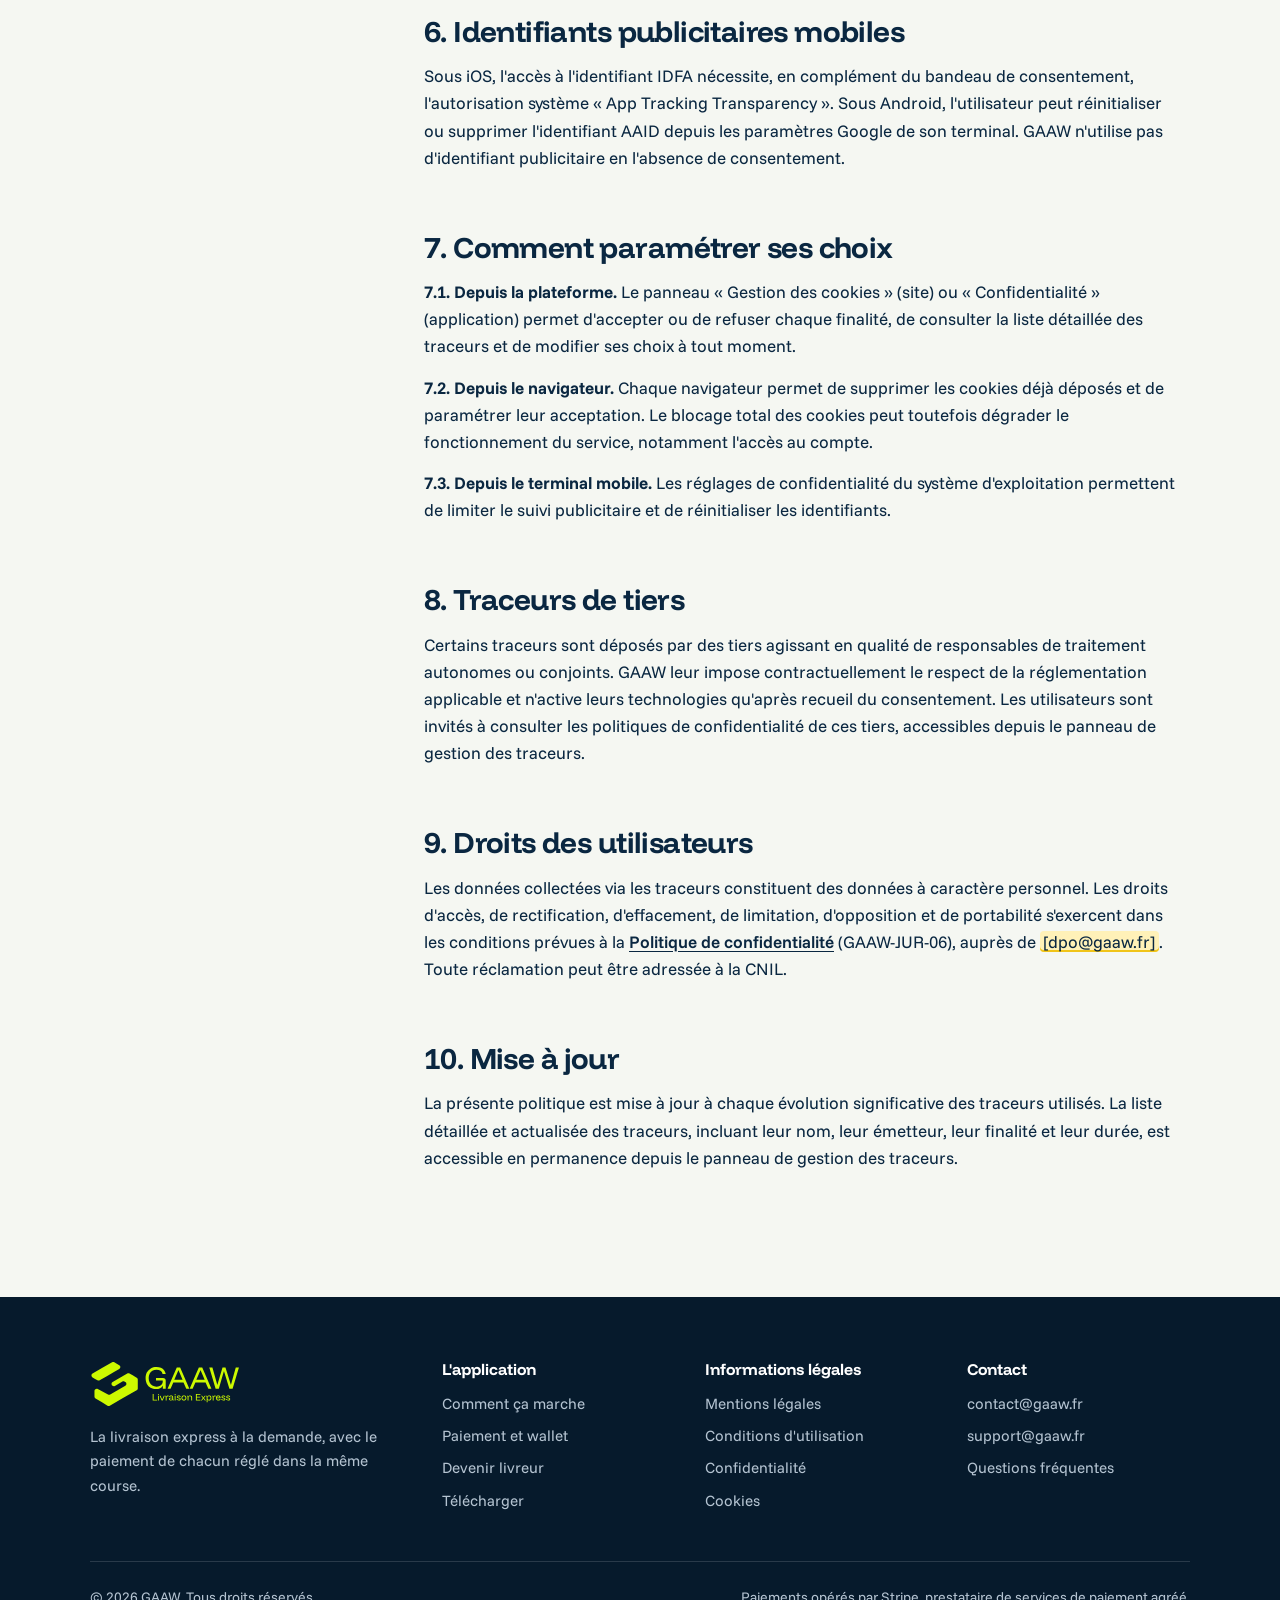
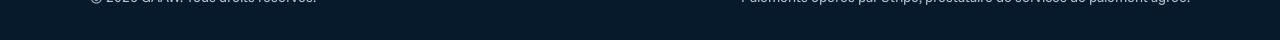
<file: cookies.html>
<!doctype html>
<html lang="fr">
<head>
<meta charset="utf-8">
<meta name="viewport" content="width=device-width, initial-scale=1">
<title>Politique cookies et traceurs – GAAW</title>
<meta name="description" content="L'utilisation des cookies et traceurs sur le site et dans l'application GAAW.">
<meta name="robots" content="index,follow">
<link rel="canonical" href="https://www.gaaw.fr/cookies.html">
<meta name="theme-color" content="#0a2741">
<meta property="og:type" content="website">
<meta property="og:locale" content="fr_FR">
<meta property="og:site_name" content="GAAW Livraison Express">
<meta property="og:title" content="Politique cookies et traceurs – GAAW">
<meta property="og:description" content="L'utilisation des cookies et traceurs sur le site et dans l'application GAAW.">
<meta property="og:url" content="https://www.gaaw.fr/cookies.html">
<meta property="og:image" content="https://www.gaaw.fr/assets/img/og-image.png">
<meta property="og:image:width" content="1200">
<meta property="og:image:height" content="630">
<meta name="twitter:card" content="summary_large_image">
<link rel="icon" href="assets/img/logo/gaaw-icone.svg" type="image/svg+xml">
<link rel="icon" href="assets/img/favicon-32.png" sizes="32x32" type="image/png">
<link rel="apple-touch-icon" href="assets/img/apple-touch-icon.png">
<link rel="preconnect" href="https://fonts.googleapis.com">
<link rel="preconnect" href="https://fonts.gstatic.com" crossorigin>
<link rel="stylesheet" href="https://fonts.googleapis.com/css2?family=Funnel+Display:wght@400;500;600;700;800&family=Funnel+Sans:ital,wght@0,400;0,500;0,600;1,400&display=swap">
<link rel="stylesheet" href="assets/css/style.css">
</head>
<body>
<a class="skip" href="#contenu">Aller au contenu</a>
<header class="site-header" id="header">
  <div class="wrap header-in">
    <a class="brand" href="index.html" aria-label="GAAW, retour à l'accueil"><img src="assets/img/logo/gaaw-logo-vert.svg" alt="GAAW Livraison Express" width="132" height="41"></a>
    <button class="nav-toggle" aria-expanded="false" aria-controls="nav" aria-label="Ouvrir le menu"><span></span></button>
    <nav class="nav" id="nav" aria-label="Navigation principale">
      <a href="index.html#comment-ca-marche">Comment ça marche</a><a href="index.html#paiement">Paiement</a><a href="index.html#pour-qui">Pour qui</a><a href="index.html#livreurs">Devenir livreur</a><a href="index.html#faq">FAQ</a>
      <a class="btn btn-lime" href="telecharger.html" data-store="smart">Télécharger l'app</a>
    </nav>
  </div>
</header>
<main id="contenu">
<section class="legal-hero">
  <div class="wrap">
    <h1>Politique cookies et traceurs</h1>
    <p>L'utilisation des cookies et traceurs sur le site et dans l'application GAAW.</p>
    <div class="legal-meta"><span>Réf. GAAW-JUR-07</span><span>Version 1.0</span><span>Mise à jour&nbsp;: <mark class="todo" title="À compléter avant mise en ligne">[JJ/MM/AAAA]</mark></span></div>
  </div>
</section>
<div class="wrap legal-layout">
  <nav class="toc" aria-label="Sommaire">
    <h2>Sommaire</h2>
    <ol><li><a href="#section-1">1. Objet</a></li><li><a href="#section-2">2. Qu&#x27;est-ce qu&#x27;un traceur ?</a></li><li><a href="#section-3">3. Principe : consentement préalable, hors exemptions</a></li><li><a href="#section-4">4. Traceurs exemptés de consentement</a></li><li><a href="#section-5">5. Traceurs soumis au consentement</a></li><li><a href="#section-6">6. Identifiants publicitaires mobiles</a></li><li><a href="#section-7">7. Comment paramétrer ses choix</a></li><li><a href="#section-8">8. Traceurs de tiers</a></li><li><a href="#section-9">9. Droits des utilisateurs</a></li><li><a href="#section-10">10. Mise à jour</a></li></ol>
  </nav>
  <article class="legal-body">
<p class="legal-note"><strong>Sur ce site vitrine</strong>, aucun cookie ni traceur de mesure d'audience ou de publicité n'est déposé&nbsp;: aucun bandeau de consentement n'est donc nécessaire. Les polices de caractères sont chargées depuis Google Fonts et le code QR de téléchargement depuis cdnjs (Cloudflare), sans cookie. La politique ci-dessous s'applique principalement à l'application mobile GAAW.</p>
<h2 id="section-1">1. Objet</h2>
<p>La présente politique décrit l'utilisation par GAAW des cookies et
autres traceurs déposés ou lus sur le terminal des utilisateurs, que ce
soit lors de la navigation sur le site www.gaaw.fr ou lors de
l'utilisation de l'application mobile.</p>
<p>Elle est établie conformément à l'article 82 de la loi n° 78-17 du 6
janvier 1978, à l'article 5.3 de la directive 2002/58/CE, au RGPD et aux
lignes directrices et recommandations de la CNIL.</p>
<h2 id="section-2">2. Qu'est-ce qu'un traceur ?</h2>
<p>Un traceur est un fichier ou une technologie permettant d'inscrire ou
de lire des informations sur le terminal de l'utilisateur : cookies
HTTP, pixels invisibles, stockage local (local storage, session
storage), identifiants publicitaires mobiles (IDFA sous iOS, AAID sous
Android), empreinte numérique du terminal (fingerprinting) et kits de
développement logiciel (SDK) intégrés à l'application.</p>
<p>Toutes ces technologies sont soumises aux mêmes règles de
consentement. <strong>L'application mobile GAAW est concernée au même
titre que le site web.</strong></p>
<h2 id="section-3">3. Principe : consentement préalable, hors exemptions</h2>
<p><strong>3.1.</strong> À l'exception des traceurs exemptés visés au § 4, aucun traceur
n'est déposé ou lu avant le recueil du consentement libre, spécifique,
éclairé et univoque de l'utilisateur.</p>
<p><strong>3.2.</strong> Le consentement est recueilli au moyen d'un bandeau affiché au
premier lancement, comportant :</p>
<ul>
<li><blockquote>
<p>une information claire sur les finalités, sur l'identité des
responsables et sur les droits de l'utilisateur ;</p>
</blockquote></li>
<li><blockquote>
<p>un bouton <strong>« Tout accepter »</strong> et un bouton <strong>«
Tout refuser »</strong> de même niveau de visibilité, de taille et de
mise en forme, présentés au même niveau de l'interface ;</p>
</blockquote></li>
<li><blockquote>
<p>un accès à un panneau de <strong>paramétrage par
finalité</strong>.</p>
</blockquote></li>
</ul>
<p><strong>3.3.</strong> <strong>La poursuite de la navigation, le défilement ou
l'absence d'action ne valent pas consentement.</strong> Aucun accès au
service n'est conditionné à l'acceptation des traceurs non
essentiels.</p>
<p><strong>3.4.</strong> Le refus est aussi simple à exprimer que l'acceptation. Le
consentement peut être retiré à tout moment depuis la rubrique « Gestion
des cookies » du site ou « Confidentialité » de l'application.</p>
<p><strong>3.5.</strong> GAAW conserve la preuve du consentement recueilli et de son
retrait éventuel pendant <mark class="todo" title="À compléter avant mise en ligne">[3]</mark> ans, et permet de reconstituer les choix
successifs de l'utilisateur.</p>
<h2 id="section-4">4. Traceurs exemptés de consentement</h2>
<p>Sont déposés sans consentement, car strictement nécessaires à la
fourniture du service expressément demandé :</p>
<div class="table-scroll"><table class="is-wide"><thead><tr><th scope="col">Traceur</th><th scope="col">Finalité</th><th scope="col">Durée</th></tr></thead><tbody><tr><td>Cookie de session</td><td>Maintien de la session authentifiée</td><td>Session</td></tr><tr><td>Jeton d'authentification</td><td>Sécurisation de la connexion au compte</td><td>30 jours</td></tr><tr><td>Cookie de sécurité / anti-CSRF</td><td>Protection contre les attaques et la fraude</td><td>Session</td></tr><tr><td>Cookie de répartition de charge</td><td>Équilibrage technique des serveurs</td><td>Session</td></tr><tr><td>Cookie de mémorisation du choix cookies</td><td>Conservation du consentement ou du refus</td><td>6 mois</td></tr><tr><td>Cookie de préférences de langue et d'affichage</td><td>Personnalisation demandée par l'utilisateur</td><td>12 mois</td></tr></tbody></table></div>
<p>Les traceurs de mesure d'audience strictement limités à
l'établissement de statistiques anonymes, sans recoupement avec d'autres
traitements ni transmission à des tiers, peuvent également bénéficier de
l'exemption lorsqu'ils respectent l'ensemble des conditions posées par
la CNIL. GAAW privilégie une solution de mesure d'audience exemptée.</p>
<h2 id="section-5">5. Traceurs soumis au consentement</h2>
<div class="table-scroll"><table class="is-wide"><thead><tr><th scope="col">Catégorie</th><th scope="col">Finalité</th><th scope="col">Exemples de fournisseurs</th><th scope="col">Durée maximale</th></tr></thead><tbody><tr><td>Mesure d'audience avancée</td><td>Analyse détaillée des parcours, entonnoirs de conversion, tests
A/B</td><td>Piano analytics</td><td>13 mois</td></tr><tr><td>Performance applicative</td><td>Détection des plantages, temps de réponse, diagnostic technique
enrichi</td><td>Firebase</td><td>13 mois</td></tr><tr><td>Personnalisation</td><td>Adaptation des contenus et recommandations</td><td>Kameleoon</td><td>13 mois</td></tr><tr><td>Marketing et attribution</td><td>Mesure de l'efficacité des campagnes d'acquisition, attribution
d'installation</td><td>Appsflyer</td><td>13 mois</td></tr><tr><td>Publicité ciblée</td><td>Diffusion de publicités personnalisées sur des supports tiers</td><td>Google</td><td>13 mois</td></tr><tr><td>Réseaux sociaux</td><td>Boutons de partage, intégration de contenus tiers</td><td>Meta</td><td>13 mois</td></tr></tbody></table></div>
<p>La durée de validité des traceurs n'excède pas treize (13) mois et
n'est pas prolongée automatiquement lors de nouvelles visites. Le
consentement est de nouveau sollicité <strong>au plus tard tous les six
(6) mois</strong>, conformément à la recommandation de la CNIL.</p>
<h2 id="section-6">6. Identifiants publicitaires mobiles</h2>
<p>Sous iOS, l'accès à l'identifiant IDFA nécessite, en complément du
bandeau de consentement, l'autorisation système « App Tracking
Transparency ». Sous Android, l'utilisateur peut réinitialiser ou
supprimer l'identifiant AAID depuis les paramètres Google de son
terminal. GAAW n'utilise pas d'identifiant publicitaire en l'absence de
consentement.</p>
<h2 id="section-7">7. Comment paramétrer ses choix</h2>
<p><strong>7.1.</strong> <strong>Depuis la plateforme.</strong> Le panneau « Gestion des
cookies » (site) ou « Confidentialité » (application) permet d'accepter
ou de refuser chaque finalité, de consulter la liste détaillée des
traceurs et de modifier ses choix à tout moment.</p>
<p><strong>7.2.</strong> <strong>Depuis le navigateur.</strong> Chaque navigateur permet
de supprimer les cookies déjà déposés et de paramétrer leur acceptation.
Le blocage total des cookies peut toutefois dégrader le fonctionnement
du service, notamment l'accès au compte.</p>
<p><strong>7.3.</strong> <strong>Depuis le terminal mobile.</strong> Les réglages de
confidentialité du système d'exploitation permettent de limiter le suivi
publicitaire et de réinitialiser les identifiants.</p>
<h2 id="section-8">8. Traceurs de tiers</h2>
<p>Certains traceurs sont déposés par des tiers agissant en qualité de
responsables de traitement autonomes ou conjoints. GAAW leur impose
contractuellement le respect de la réglementation applicable et n'active
leurs technologies qu'après recueil du consentement. Les utilisateurs
sont invités à consulter les politiques de confidentialité de ces tiers,
accessibles depuis le panneau de gestion des traceurs.</p>
<h2 id="section-9">9. Droits des utilisateurs</h2>
<p>Les données collectées via les traceurs constituent des données à
caractère personnel. Les droits d'accès, de rectification, d'effacement,
de limitation, d'opposition et de portabilité s'exercent dans les
conditions prévues à la <a href="confidentialite.html">Politique de confidentialité</a> (GAAW-JUR-06),
auprès de <mark class="todo" title="À compléter avant mise en ligne">[dpo@gaaw.fr]</mark>. Toute réclamation peut être adressée à la
CNIL.</p>
<h2 id="section-10">10. Mise à jour</h2>
<p>La présente politique est mise à jour à chaque évolution
significative des traceurs utilisés. La liste détaillée et actualisée
des traceurs, incluant leur nom, leur émetteur, leur finalité et leur
durée, est accessible en permanence depuis le panneau de gestion des
traceurs.</p>

  </article>
</div>
</main>
<footer class="site-footer">
  <div class="wrap">
    <div class="footer-grid">
      <div class="footer-brand">
        <img src="assets/img/logo/gaaw-logo-vert.svg" alt="GAAW Livraison Express" width="150" height="46" loading="lazy">
        <p>La livraison express à la demande, avec le paiement de chacun réglé dans la même course.</p>
      </div>
      <div>
        <h2>L'application</h2>
        <ul>
          <li><a href="index.html#comment-ca-marche">Comment ça marche</a></li>
          <li><a href="index.html#paiement">Paiement et wallet</a></li>
          <li><a href="index.html#livreurs">Devenir livreur</a></li>
          <li><a href="telecharger.html">Télécharger</a></li>
        </ul>
      </div>
      <div>
        <h2>Informations légales</h2>
        <ul>
          <li><a href="mentions-legales.html">Mentions légales</a></li>
          <li><a href="cgu.html">Conditions d'utilisation</a></li>
          <li><a href="confidentialite.html">Confidentialité</a></li>
          <li><a href="cookies.html">Cookies</a></li>
        </ul>
      </div>
      <div>
        <h2>Contact</h2>
        <ul>
          <li><a href="mailto:contact@gaaw.fr">contact@gaaw.fr</a></li>
          <li><a href="mailto:support@gaaw.fr">support@gaaw.fr</a></li>
          <li><a href="index.html#faq">Questions fréquentes</a></li>
        </ul>
      </div>
    </div>
    <div class="footer-bottom">
      <p>© 2026 GAAW. Tous droits réservés.</p>
      <p>Paiements opérés par Stripe, prestataire de services de paiement agréé.</p>
    </div>
  </div>
</footer>

<script src="assets/js/config.js"></script>
<script src="assets/js/main.js" defer></script>
</body>
</html>
</file>
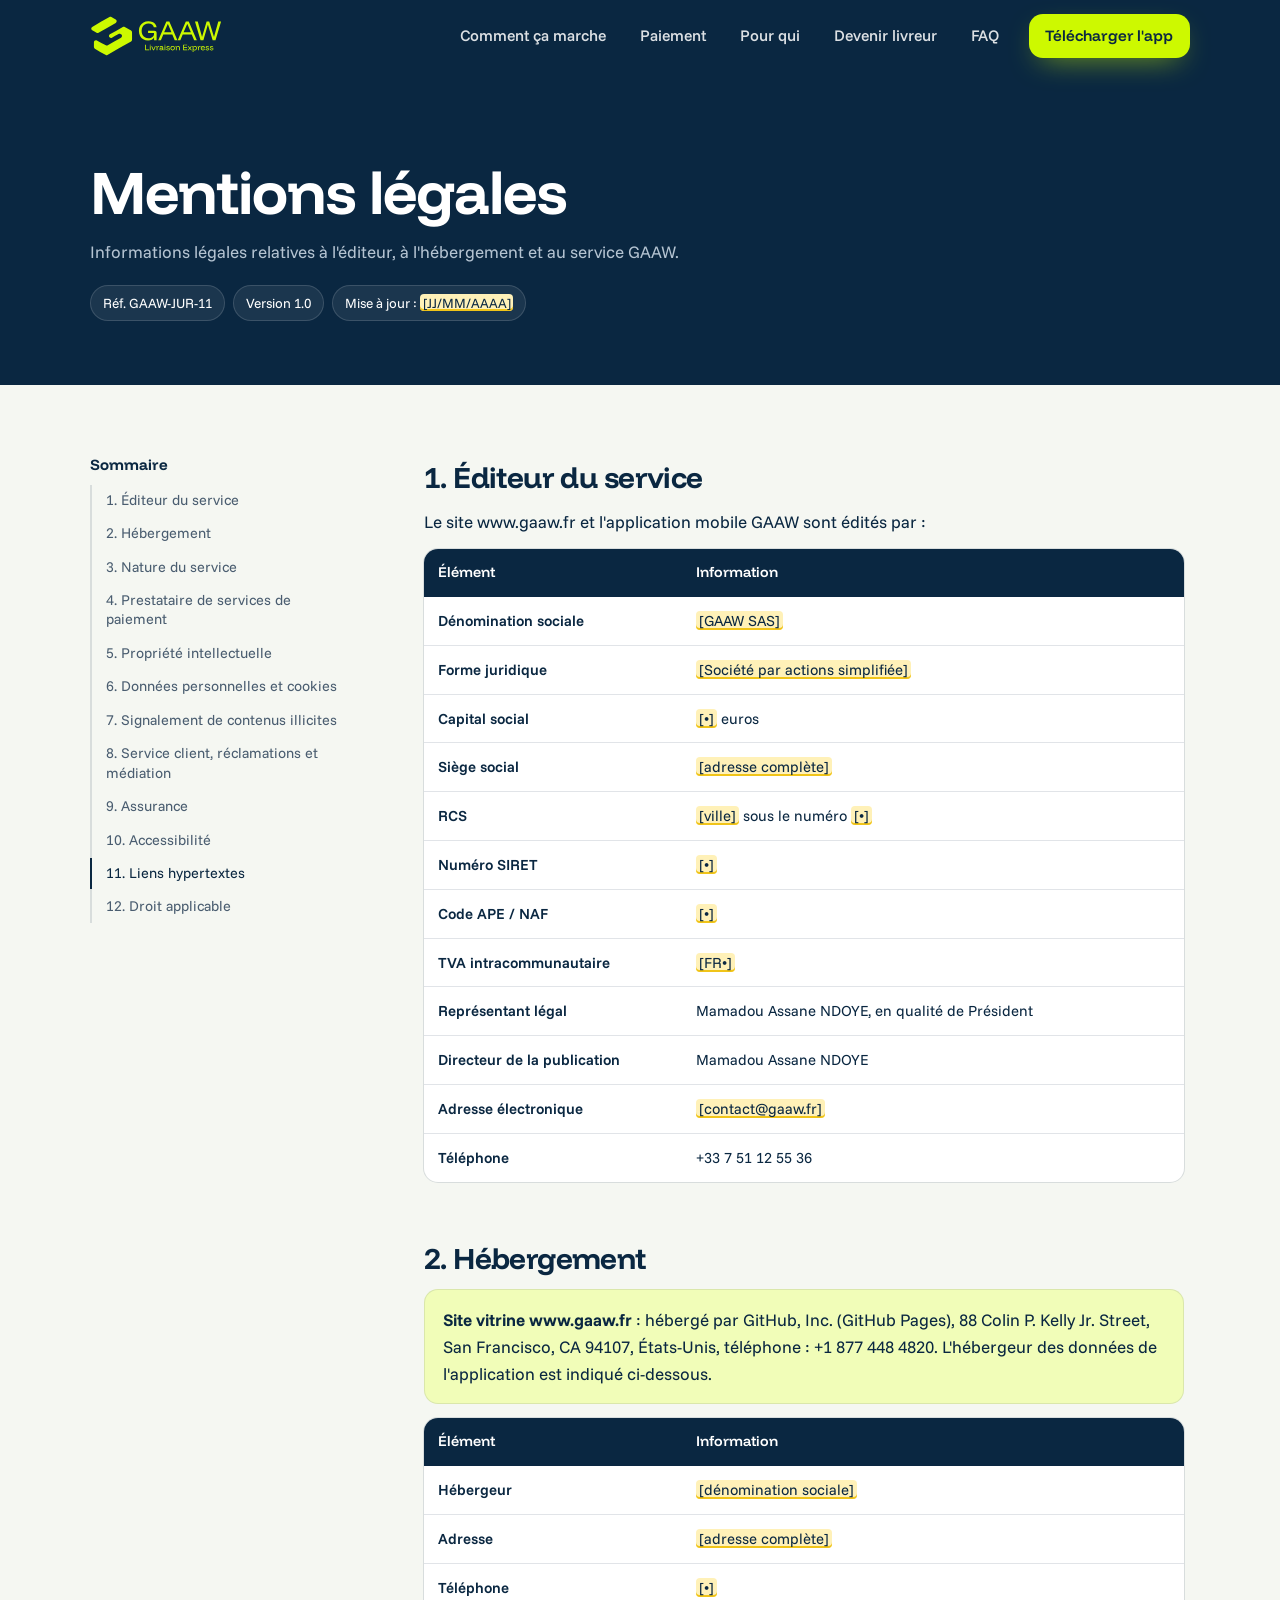
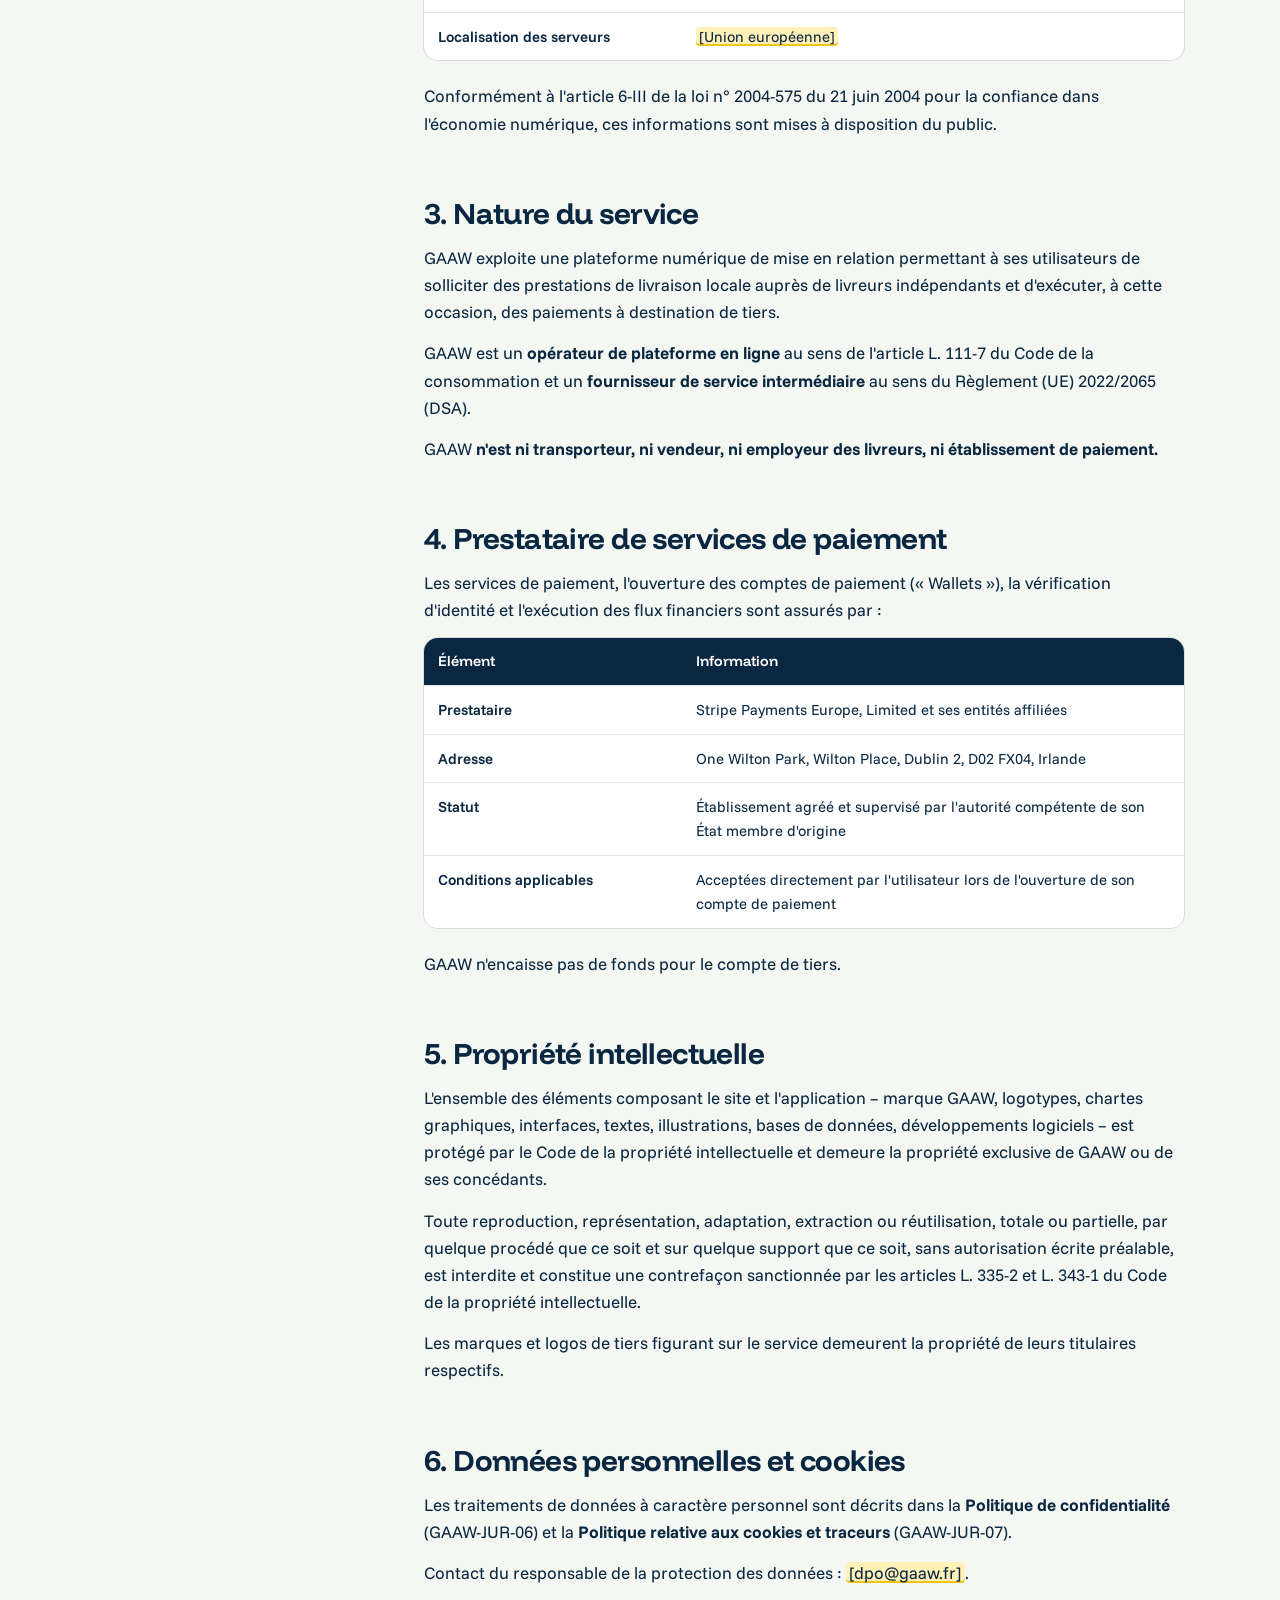
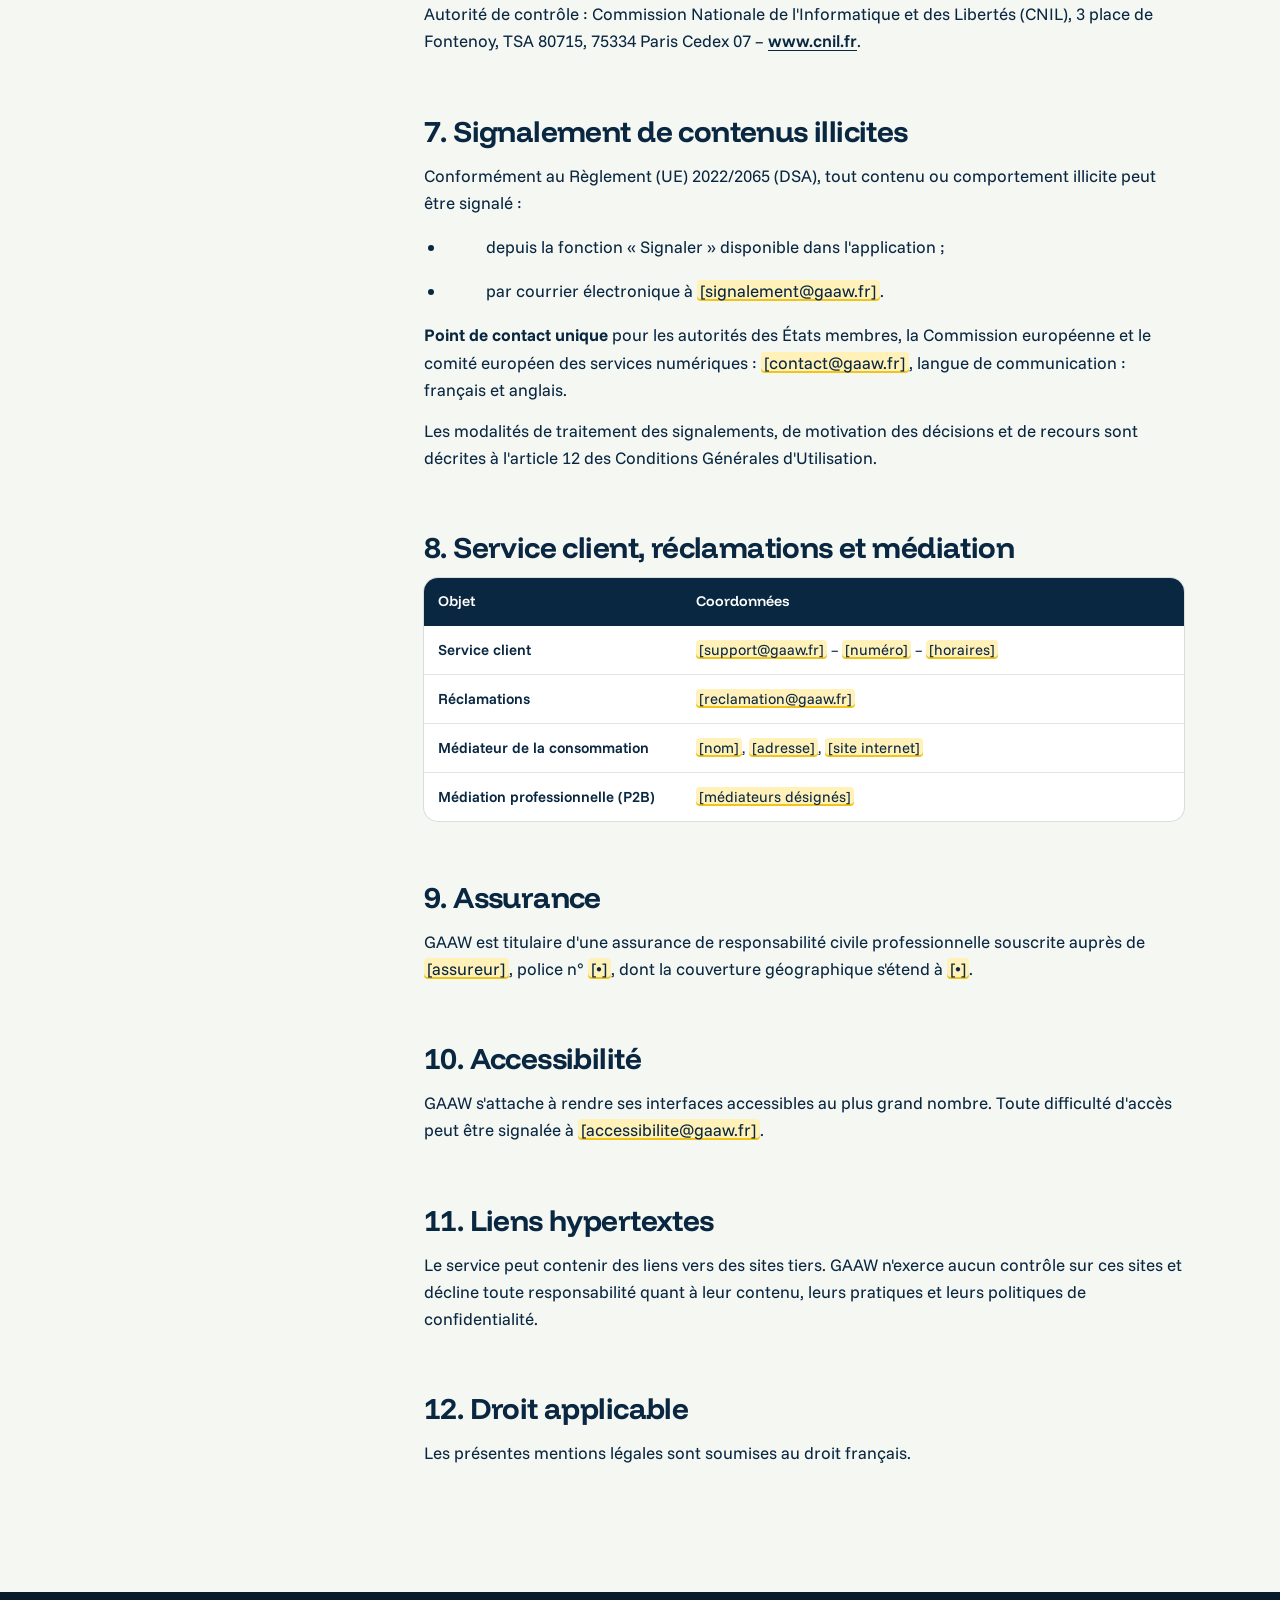
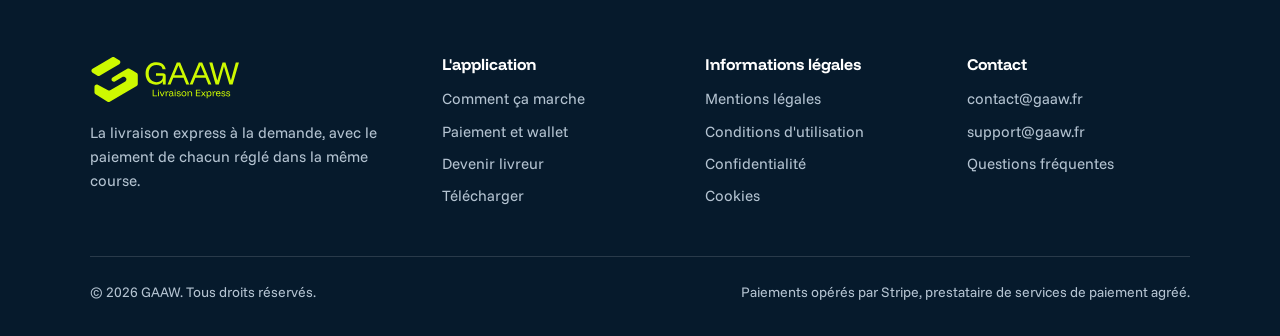
<file: mentions-legales.html>
<!doctype html>
<html lang="fr">
<head>
<meta charset="utf-8">
<meta name="viewport" content="width=device-width, initial-scale=1">
<title>Mentions légales – GAAW</title>
<meta name="description" content="Informations légales relatives à l'éditeur, à l'hébergement et au service GAAW.">
<meta name="robots" content="index,follow">
<link rel="canonical" href="https://www.gaaw.fr/mentions-legales.html">
<meta name="theme-color" content="#0a2741">
<meta property="og:type" content="website">
<meta property="og:locale" content="fr_FR">
<meta property="og:site_name" content="GAAW Livraison Express">
<meta property="og:title" content="Mentions légales – GAAW">
<meta property="og:description" content="Informations légales relatives à l'éditeur, à l'hébergement et au service GAAW.">
<meta property="og:url" content="https://www.gaaw.fr/mentions-legales.html">
<meta property="og:image" content="https://www.gaaw.fr/assets/img/og-image.png">
<meta property="og:image:width" content="1200">
<meta property="og:image:height" content="630">
<meta name="twitter:card" content="summary_large_image">
<link rel="icon" href="assets/img/logo/gaaw-icone.svg" type="image/svg+xml">
<link rel="icon" href="assets/img/favicon-32.png" sizes="32x32" type="image/png">
<link rel="apple-touch-icon" href="assets/img/apple-touch-icon.png">
<link rel="preconnect" href="https://fonts.googleapis.com">
<link rel="preconnect" href="https://fonts.gstatic.com" crossorigin>
<link rel="stylesheet" href="https://fonts.googleapis.com/css2?family=Funnel+Display:wght@400;500;600;700;800&family=Funnel+Sans:ital,wght@0,400;0,500;0,600;1,400&display=swap">
<link rel="stylesheet" href="assets/css/style.css">
</head>
<body>
<a class="skip" href="#contenu">Aller au contenu</a>
<header class="site-header" id="header">
  <div class="wrap header-in">
    <a class="brand" href="index.html" aria-label="GAAW, retour à l'accueil"><img src="assets/img/logo/gaaw-logo-vert.svg" alt="GAAW Livraison Express" width="132" height="41"></a>
    <button class="nav-toggle" aria-expanded="false" aria-controls="nav" aria-label="Ouvrir le menu"><span></span></button>
    <nav class="nav" id="nav" aria-label="Navigation principale">
      <a href="index.html#comment-ca-marche">Comment ça marche</a><a href="index.html#paiement">Paiement</a><a href="index.html#pour-qui">Pour qui</a><a href="index.html#livreurs">Devenir livreur</a><a href="index.html#faq">FAQ</a>
      <a class="btn btn-lime" href="telecharger.html" data-store="smart">Télécharger l'app</a>
    </nav>
  </div>
</header>
<main id="contenu">
<section class="legal-hero">
  <div class="wrap">
    <h1>Mentions légales</h1>
    <p>Informations légales relatives à l'éditeur, à l'hébergement et au service GAAW.</p>
    <div class="legal-meta"><span>Réf. GAAW-JUR-11</span><span>Version 1.0</span><span>Mise à jour&nbsp;: <mark class="todo" title="À compléter avant mise en ligne">[JJ/MM/AAAA]</mark></span></div>
  </div>
</section>
<div class="wrap legal-layout">
  <nav class="toc" aria-label="Sommaire">
    <h2>Sommaire</h2>
    <ol><li><a href="#section-1">1. Éditeur du service</a></li><li><a href="#section-2">2. Hébergement</a></li><li><a href="#section-3">3. Nature du service</a></li><li><a href="#section-4">4. Prestataire de services de paiement</a></li><li><a href="#section-5">5. Propriété intellectuelle</a></li><li><a href="#section-6">6. Données personnelles et cookies</a></li><li><a href="#section-7">7. Signalement de contenus illicites</a></li><li><a href="#section-8">8. Service client, réclamations et médiation</a></li><li><a href="#section-9">9. Assurance</a></li><li><a href="#section-10">10. Accessibilité</a></li><li><a href="#section-11">11. Liens hypertextes</a></li><li><a href="#section-12">12. Droit applicable</a></li></ol>
  </nav>
  <article class="legal-body">

<h2 id="section-1">1. Éditeur du service</h2>
<p>Le site www.gaaw.fr et l'application mobile GAAW sont édités par
:</p>
<div class="table-scroll"><table><thead><tr><th scope="col">Élément</th><th scope="col">Information</th></tr></thead><tbody><tr><th scope="row">Dénomination sociale</th><td><mark class="todo" title="À compléter avant mise en ligne">[GAAW SAS]</mark></td></tr><tr><th scope="row">Forme juridique</th><td><mark class="todo" title="À compléter avant mise en ligne">[Société par actions simplifiée]</mark></td></tr><tr><th scope="row">Capital social</th><td><mark class="todo" title="À compléter avant mise en ligne">[•]</mark> euros</td></tr><tr><th scope="row">Siège social</th><td><mark class="todo" title="À compléter avant mise en ligne">[adresse complète]</mark></td></tr><tr><th scope="row">RCS</th><td><mark class="todo" title="À compléter avant mise en ligne">[ville]</mark> sous le numéro <mark class="todo" title="À compléter avant mise en ligne">[•]</mark></td></tr><tr><th scope="row">Numéro SIRET</th><td><mark class="todo" title="À compléter avant mise en ligne">[•]</mark></td></tr><tr><th scope="row">Code APE / NAF</th><td><mark class="todo" title="À compléter avant mise en ligne">[•]</mark></td></tr><tr><th scope="row">TVA intracommunautaire</th><td><mark class="todo" title="À compléter avant mise en ligne">[FR•]</mark></td></tr><tr><th scope="row">Représentant légal</th><td>Mamadou Assane NDOYE, en qualité de Président</td></tr><tr><th scope="row">Directeur de la publication</th><td>Mamadou Assane NDOYE</td></tr><tr><th scope="row">Adresse électronique</th><td><mark class="todo" title="À compléter avant mise en ligne">[contact@gaaw.fr]</mark></td></tr><tr><th scope="row">Téléphone</th><td>+33 7 51 12 55 36</td></tr></tbody></table></div>
<h2 id="section-2">2. Hébergement</h2><p class="legal-note"><strong>Site vitrine www.gaaw.fr</strong>&nbsp;: hébergé par GitHub, Inc. (GitHub Pages), 88 Colin P. Kelly Jr. Street, San Francisco, CA 94107, États-Unis, téléphone&nbsp;: +1 877 448 4820. L'hébergeur des données de l'application est indiqué ci-dessous.</p>
<div class="table-scroll"><table><thead><tr><th scope="col">Élément</th><th scope="col">Information</th></tr></thead><tbody><tr><th scope="row">Hébergeur</th><td><mark class="todo" title="À compléter avant mise en ligne">[dénomination sociale]</mark></td></tr><tr><th scope="row">Adresse</th><td><mark class="todo" title="À compléter avant mise en ligne">[adresse complète]</mark></td></tr><tr><th scope="row">Téléphone</th><td><mark class="todo" title="À compléter avant mise en ligne">[•]</mark></td></tr><tr><th scope="row">Localisation des serveurs</th><td><mark class="todo" title="À compléter avant mise en ligne">[Union européenne]</mark></td></tr></tbody></table></div>
<p>Conformément à l'article 6-III de la loi n° 2004-575 du 21 juin 2004
pour la confiance dans l'économie numérique, ces informations sont mises
à disposition du public.</p>
<h2 id="section-3">3. Nature du service</h2>
<p>GAAW exploite une plateforme numérique de mise en relation permettant
à ses utilisateurs de solliciter des prestations de livraison locale
auprès de livreurs indépendants et d'exécuter, à cette occasion, des
paiements à destination de tiers.</p>
<p>GAAW est un <strong>opérateur de plateforme en ligne</strong> au sens
de l'article L. 111-7 du Code de la consommation et un
<strong>fournisseur de service intermédiaire</strong> au sens du
Règlement (UE) 2022/2065 (DSA).</p>
<p>GAAW <strong>n'est ni transporteur, ni vendeur, ni employeur des
livreurs, ni établissement de paiement.</strong></p>
<h2 id="section-4">4. Prestataire de services de paiement</h2>
<p>Les services de paiement, l'ouverture des comptes de paiement («
Wallets »), la vérification d'identité et l'exécution des flux
financiers sont assurés par :</p>
<div class="table-scroll"><table><thead><tr><th scope="col">Élément</th><th scope="col">Information</th></tr></thead><tbody><tr><th scope="row">Prestataire</th><td>Stripe Payments Europe, Limited et ses entités affiliées</td></tr><tr><th scope="row">Adresse</th><td>One Wilton Park, Wilton Place, Dublin 2, D02 FX04, Irlande</td></tr><tr><th scope="row">Statut</th><td>Établissement agréé et supervisé par l'autorité compétente de son
État membre d'origine</td></tr><tr><th scope="row">Conditions applicables</th><td>Acceptées directement par l'utilisateur lors de l'ouverture de son
compte de paiement</td></tr></tbody></table></div>
<p>GAAW n'encaisse pas de fonds pour le compte de tiers.</p>
<h2 id="section-5">5. Propriété intellectuelle</h2>
<p>L'ensemble des éléments composant le site et l'application – marque
GAAW, logotypes, chartes graphiques, interfaces, textes, illustrations,
bases de données, développements logiciels – est protégé par le Code de
la propriété intellectuelle et demeure la propriété exclusive de GAAW ou
de ses concédants.</p>
<p>Toute reproduction, représentation, adaptation, extraction ou
réutilisation, totale ou partielle, par quelque procédé que ce soit et
sur quelque support que ce soit, sans autorisation écrite préalable, est
interdite et constitue une contrefaçon sanctionnée par les articles L.
335-2 et L. 343-1 du Code de la propriété intellectuelle.</p>
<p>Les marques et logos de tiers figurant sur le service demeurent la
propriété de leurs titulaires respectifs.</p>
<h2 id="section-6">6. Données personnelles et cookies</h2>
<p>Les traitements de données à caractère personnel sont décrits dans la
<strong>Politique de confidentialité</strong> (GAAW-JUR-06) et la
<strong>Politique relative aux cookies et traceurs</strong>
(GAAW-JUR-07).</p>
<p>Contact du responsable de la protection des données :
<mark class="todo" title="À compléter avant mise en ligne">[dpo@gaaw.fr]</mark>.</p>
<p>Autorité de contrôle : Commission Nationale de l'Informatique et des
Libertés (CNIL), 3 place de Fontenoy, TSA 80715, 75334 Paris Cedex 07 –
<a href="https://www.cnil.fr" rel="noopener">www.cnil.fr</a>.</p>
<h2 id="section-7">7. Signalement de contenus illicites</h2>
<p>Conformément au Règlement (UE) 2022/2065 (DSA), tout contenu ou
comportement illicite peut être signalé :</p>
<ul>
<li><blockquote>
<p>depuis la fonction « Signaler » disponible dans l'application ;</p>
</blockquote></li>
<li><blockquote>
<p>par courrier électronique à <mark class="todo" title="À compléter avant mise en ligne">[signalement@gaaw.fr]</mark>.</p>
</blockquote></li>
</ul>
<p><strong>Point de contact unique</strong> pour les autorités des États
membres, la Commission européenne et le comité européen des services
numériques : <mark class="todo" title="À compléter avant mise en ligne">[contact@gaaw.fr]</mark>, langue de communication : français et
anglais.</p>
<p>Les modalités de traitement des signalements, de motivation des
décisions et de recours sont décrites à l'article 12 des Conditions
Générales d'Utilisation.</p>
<h2 id="section-8">8. Service client, réclamations et médiation</h2>
<div class="table-scroll"><table><thead><tr><th scope="col">Objet</th><th scope="col">Coordonnées</th></tr></thead><tbody><tr><th scope="row">Service client</th><td><mark class="todo" title="À compléter avant mise en ligne">[support@gaaw.fr]</mark> – <mark class="todo" title="À compléter avant mise en ligne">[numéro]</mark> – <mark class="todo" title="À compléter avant mise en ligne">[horaires]</mark></td></tr><tr><th scope="row">Réclamations</th><td><mark class="todo" title="À compléter avant mise en ligne">[reclamation@gaaw.fr]</mark></td></tr><tr><th scope="row">Médiateur de la consommation</th><td><mark class="todo" title="À compléter avant mise en ligne">[nom]</mark>, <mark class="todo" title="À compléter avant mise en ligne">[adresse]</mark>, <mark class="todo" title="À compléter avant mise en ligne">[site internet]</mark></td></tr><tr><th scope="row">Médiation professionnelle (P2B)</th><td><mark class="todo" title="À compléter avant mise en ligne">[médiateurs désignés]</mark></td></tr></tbody></table></div>
<h2 id="section-9">9. Assurance</h2>
<p>GAAW est titulaire d'une assurance de responsabilité civile
professionnelle souscrite auprès de <mark class="todo" title="À compléter avant mise en ligne">[assureur]</mark>, police n° <mark class="todo" title="À compléter avant mise en ligne">[•]</mark>, dont la
couverture géographique s'étend à <mark class="todo" title="À compléter avant mise en ligne">[•]</mark>.</p>
<h2 id="section-10">10. Accessibilité</h2>
<p>GAAW s'attache à rendre ses interfaces accessibles au plus grand
nombre. Toute difficulté d'accès peut être signalée à
<mark class="todo" title="À compléter avant mise en ligne">[accessibilite@gaaw.fr]</mark>.</p>
<h2 id="section-11">11. Liens hypertextes</h2>
<p>Le service peut contenir des liens vers des sites tiers. GAAW
n'exerce aucun contrôle sur ces sites et décline toute responsabilité
quant à leur contenu, leurs pratiques et leurs politiques de
confidentialité.</p>
<h2 id="section-12">12. Droit applicable</h2>
<p>Les présentes mentions légales sont soumises au droit français.</p>

  </article>
</div>
</main>
<footer class="site-footer">
  <div class="wrap">
    <div class="footer-grid">
      <div class="footer-brand">
        <img src="assets/img/logo/gaaw-logo-vert.svg" alt="GAAW Livraison Express" width="150" height="46" loading="lazy">
        <p>La livraison express à la demande, avec le paiement de chacun réglé dans la même course.</p>
      </div>
      <div>
        <h2>L'application</h2>
        <ul>
          <li><a href="index.html#comment-ca-marche">Comment ça marche</a></li>
          <li><a href="index.html#paiement">Paiement et wallet</a></li>
          <li><a href="index.html#livreurs">Devenir livreur</a></li>
          <li><a href="telecharger.html">Télécharger</a></li>
        </ul>
      </div>
      <div>
        <h2>Informations légales</h2>
        <ul>
          <li><a href="mentions-legales.html">Mentions légales</a></li>
          <li><a href="cgu.html">Conditions d'utilisation</a></li>
          <li><a href="confidentialite.html">Confidentialité</a></li>
          <li><a href="cookies.html">Cookies</a></li>
        </ul>
      </div>
      <div>
        <h2>Contact</h2>
        <ul>
          <li><a href="mailto:contact@gaaw.fr">contact@gaaw.fr</a></li>
          <li><a href="mailto:support@gaaw.fr">support@gaaw.fr</a></li>
          <li><a href="index.html#faq">Questions fréquentes</a></li>
        </ul>
      </div>
    </div>
    <div class="footer-bottom">
      <p>© 2026 GAAW. Tous droits réservés.</p>
      <p>Paiements opérés par Stripe, prestataire de services de paiement agréé.</p>
    </div>
  </div>
</footer>

<script src="assets/js/config.js"></script>
<script src="assets/js/main.js" defer></script>
</body>
</html>
</file>
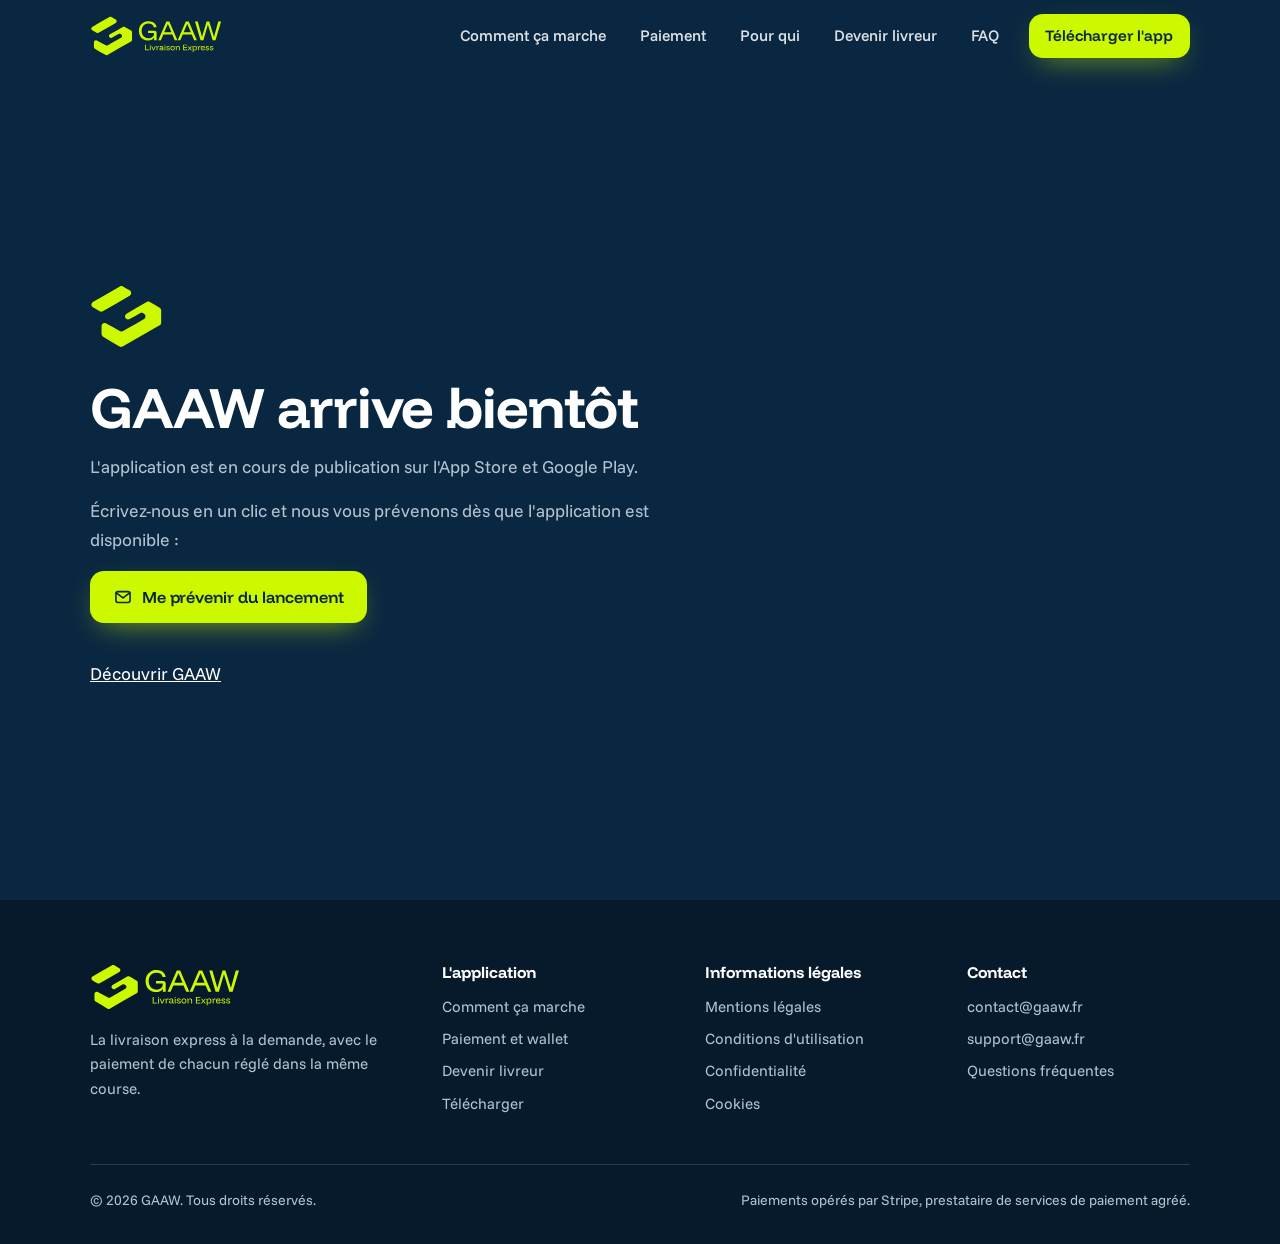
<file: telecharger.html>
<!doctype html>
<html lang="fr">
<head>
<meta charset="utf-8">
<meta name="viewport" content="width=device-width, initial-scale=1">
<title>Télécharger l'application GAAW (iOS et Android)</title>
<meta name="description" content="Téléchargez l'application GAAW sur l'App Store ou Google Play : livraison express en ville et paiement du vendeur en une seule course.">
<meta name="robots" content="index,follow">
<link rel="canonical" href="https://www.gaaw.fr/telecharger.html">
<meta name="theme-color" content="#0a2741">
<meta property="og:type" content="website">
<meta property="og:locale" content="fr_FR">
<meta property="og:site_name" content="GAAW Livraison Express">
<meta property="og:title" content="Télécharger l'application GAAW (iOS et Android)">
<meta property="og:description" content="Téléchargez l'application GAAW sur l'App Store ou Google Play : livraison express en ville et paiement du vendeur en une seule course.">
<meta property="og:url" content="https://www.gaaw.fr/telecharger.html">
<meta property="og:image" content="https://www.gaaw.fr/assets/img/og-image.png">
<meta property="og:image:width" content="1200">
<meta property="og:image:height" content="630">
<meta name="twitter:card" content="summary_large_image">
<link rel="icon" href="assets/img/logo/gaaw-icone.svg" type="image/svg+xml">
<link rel="icon" href="assets/img/favicon-32.png" sizes="32x32" type="image/png">
<link rel="apple-touch-icon" href="assets/img/apple-touch-icon.png">
<link rel="preconnect" href="https://fonts.googleapis.com">
<link rel="preconnect" href="https://fonts.gstatic.com" crossorigin>
<link rel="stylesheet" href="https://fonts.googleapis.com/css2?family=Funnel+Display:wght@400;500;600;700;800&family=Funnel+Sans:ital,wght@0,400;0,500;0,600;1,400&display=swap">
<link rel="stylesheet" href="assets/css/style.css">
<meta name="gaaw-page" content="telecharger">
</head>
<body>
<a class="skip" href="#contenu">Aller au contenu</a>
<header class="site-header" id="header">
  <div class="wrap header-in">
    <a class="brand" href="index.html" aria-label="GAAW, retour à l'accueil"><img src="assets/img/logo/gaaw-logo-vert.svg" alt="GAAW Livraison Express" width="132" height="41"></a>
    <button class="nav-toggle" aria-expanded="false" aria-controls="nav" aria-label="Ouvrir le menu"><span></span></button>
    <nav class="nav" id="nav" aria-label="Navigation principale">
      <a href="index.html#comment-ca-marche">Comment ça marche</a><a href="index.html#paiement">Paiement</a><a href="index.html#pour-qui">Pour qui</a><a href="index.html#livreurs">Devenir livreur</a><a href="index.html#faq">FAQ</a>
      <a class="btn btn-lime" href="telecharger.html" data-store="smart">Télécharger l'app</a>
    </nav>
  </div>
</header>
<main id="contenu">
<section class="dl-page">
  <div class="wrap">
    <img src="assets/img/logo/gaaw-icone-vert.svg" alt="" width="72" height="63" style="width:72px;margin-bottom:28px">
    <h1 id="dl-title">Téléchargez GAAW</h1>
    <p id="dl-text">Choisissez votre store. L'application est gratuite&nbsp;; vous ne payez que vos courses.</p>
    <div class="stores"><a class="store" href="telecharger.html" data-store="ios"><svg viewBox="0 0 24 24" fill="none" stroke="currentColor" stroke-width="1.9" stroke-linecap="round" stroke-linejoin="round" aria-hidden="true"><rect x="6.5" y="2.5" width="11" height="19" rx="2.6"/><path d="M10.5 18.5h3"/></svg><span><small>Télécharger sur</small><strong>App Store</strong></span></a><a class="store" href="telecharger.html" data-store="android"><svg viewBox="0 0 24 24" fill="none" stroke="currentColor" stroke-width="1.9" stroke-linecap="round" stroke-linejoin="round" aria-hidden="true"><rect x="6.5" y="2.5" width="11" height="19" rx="2.6"/><path d="M10.5 18.5h3"/></svg><span><small>Disponible sur</small><strong>Google Play</strong></span></a></div>
    <p id="dl-soon" hidden>Écrivez-nous en un clic et nous vous prévenons dès que l'application est disponible&nbsp;:
      <a class="btn btn-lime" style="margin-top:18px;display:flex;width:max-content" href="mailto:contact@gaaw.fr?subject=Pr%C3%A9venez-moi%20du%20lancement%20de%20GAAW&body=Bonjour%2C%20je%20souhaite%20%C3%AAtre%20pr%C3%A9venu(e)%20du%20lancement%20de%20l'application%20GAAW."><svg viewBox="0 0 24 24" fill="none" stroke="currentColor" stroke-width="1.9" stroke-linecap="round" stroke-linejoin="round" aria-hidden="true"><rect x="3.5" y="5.5" width="17" height="13" rx="2.5"/><path d="M4 7l8 6 8-6"/></svg>Me prévenir du lancement</a></p>
    <p style="margin-top:36px"><a href="index.html" style="color:#fff">Découvrir GAAW</a></p>
  </div>
</section>
</main>
<footer class="site-footer">
  <div class="wrap">
    <div class="footer-grid">
      <div class="footer-brand">
        <img src="assets/img/logo/gaaw-logo-vert.svg" alt="GAAW Livraison Express" width="150" height="46" loading="lazy">
        <p>La livraison express à la demande, avec le paiement de chacun réglé dans la même course.</p>
      </div>
      <div>
        <h2>L'application</h2>
        <ul>
          <li><a href="index.html#comment-ca-marche">Comment ça marche</a></li>
          <li><a href="index.html#paiement">Paiement et wallet</a></li>
          <li><a href="index.html#livreurs">Devenir livreur</a></li>
          <li><a href="telecharger.html">Télécharger</a></li>
        </ul>
      </div>
      <div>
        <h2>Informations légales</h2>
        <ul>
          <li><a href="mentions-legales.html">Mentions légales</a></li>
          <li><a href="cgu.html">Conditions d'utilisation</a></li>
          <li><a href="confidentialite.html">Confidentialité</a></li>
          <li><a href="cookies.html">Cookies</a></li>
        </ul>
      </div>
      <div>
        <h2>Contact</h2>
        <ul>
          <li><a href="mailto:contact@gaaw.fr">contact@gaaw.fr</a></li>
          <li><a href="mailto:support@gaaw.fr">support@gaaw.fr</a></li>
          <li><a href="index.html#faq">Questions fréquentes</a></li>
        </ul>
      </div>
    </div>
    <div class="footer-bottom">
      <p>© 2026 GAAW. Tous droits réservés.</p>
      <p>Paiements opérés par Stripe, prestataire de services de paiement agréé.</p>
    </div>
  </div>
</footer>

<script src="assets/js/config.js"></script>
<script src="assets/js/main.js" defer></script>
</body>
</html>
</file>
<file: assets/css/style.css>
/* =========================================================
   GAAW Livraison Express — feuille de style du site vitrine
   Charte : bleu foncé #0a2741, vert fluo #cdf900, Funnel Display
   ========================================================= */

:root {
  --navy: #0a2741;
  --navy-deep: #061a2c;
  --navy-soft: #13375a;
  --lime: #cdf900;
  --lime-soft: #f1fdb8;
  --paper: #f5f7f2;
  --white: #ffffff;
  --ink: #0a2741;
  --muted: #4a5d70;
  --muted-on-navy: #b4c3d1;
  --line: rgba(10, 39, 65, .12);
  --line-on-navy: rgba(255, 255, 255, .14);
  --cash: #c2410c;           /* « montant à encaisser », comme dans l'app */
  --ok: #157a3c;

  --font-display: "Funnel Display", "Inter Display", "Inter", system-ui, sans-serif;
  --font-body: "Funnel Sans", "Inter", system-ui, -apple-system, "Segoe UI", Roboto, sans-serif;

  --radius: 16px;
  --radius-lg: 28px;
  --wrap: 1180px;
  --gutter: clamp(16px, 4vw, 40px);
  --header-h: 72px;
  --ease: cubic-bezier(.22, .8, .24, 1);
}

*, *::before, *::after { box-sizing: border-box; }
html { scroll-behavior: smooth; scroll-padding-top: calc(var(--header-h) + 16px); -webkit-text-size-adjust: 100%; }
body {
  margin: 0;
  font-family: var(--font-body);
  font-size: 1.0625rem;
  line-height: 1.6;
  color: var(--ink);
  background: var(--paper);
  -webkit-font-smoothing: antialiased;
  overflow-x: hidden;
}
img, svg { display: block; max-width: 100%; }
img { height: auto; }
a { color: inherit; }
h1, h2, h3, h4 { font-family: var(--font-display); line-height: 1.05; margin: 0; letter-spacing: -.02em; font-weight: 700; }
p { margin: 0; }
ul, ol { margin: 0; padding: 0; list-style: none; }
button { font: inherit; color: inherit; }
:focus-visible { outline: 3px solid var(--lime); outline-offset: 3px; border-radius: 6px; }
.on-light :focus-visible, .section-light :focus-visible { outline-color: var(--navy); }

.wrap { width: 100%; max-width: var(--wrap); margin: 0 auto; padding: 0 var(--gutter); }
[hidden] { display: none !important; }
.sr-only { position: absolute; width: 1px; height: 1px; padding: 0; margin: -1px; overflow: hidden; clip: rect(0 0 0 0); white-space: nowrap; border: 0; }
.skip { position: absolute; left: 12px; top: -60px; z-index: 100; background: var(--lime); color: var(--navy); padding: 10px 16px; border-radius: 10px; font-weight: 600; text-decoration: none; }
.skip:focus { top: 12px; }

/* ---------- Boutons ---------- */
.btn {
  display: inline-flex; align-items: center; justify-content: center; gap: .55em;
  min-height: 52px; padding: 0 1.4em; border-radius: 14px; border: 0;
  font-family: var(--font-display); font-weight: 600; font-size: 1.02rem; letter-spacing: -.005em;
  text-decoration: none; cursor: pointer;
  transition: transform .25s var(--ease), background-color .25s, box-shadow .25s;
}
.btn:hover { transform: translateY(-2px); }
.btn-lime { background: var(--lime); color: var(--navy); box-shadow: 0 10px 30px -12px rgba(205, 249, 0, .7); }
.btn-lime:hover { box-shadow: 0 16px 34px -12px rgba(205, 249, 0, .85); }
.btn-navy { background: var(--navy); color: var(--white); }
.btn-ghost { background: transparent; color: inherit; box-shadow: inset 0 0 0 1.5px currentColor; }
.btn svg { width: 20px; height: 20px; flex: none; }

/* Boutons des stores (génériques, sans logos de marque) */
.stores { display: flex; flex-wrap: wrap; gap: 12px; }
.store {
  position: relative;
  display: inline-flex; align-items: center; gap: 12px;
  min-height: 58px; padding: 8px 20px 8px 16px; border-radius: 14px;
  background: var(--white); color: var(--navy); text-decoration: none;
  transition: transform .25s var(--ease), box-shadow .25s;
  box-shadow: 0 1px 0 rgba(255, 255, 255, .4) inset, 0 12px 30px -16px rgba(0, 0, 0, .5);
}
.store:hover { transform: translateY(-2px); }
.store svg { width: 26px; height: 26px; flex: none; }
.store span { display: flex; flex-direction: column; line-height: 1.15; }
.store small { font-size: .75rem; color: var(--muted); }
.store strong { font-family: var(--font-display); font-size: 1.12rem; font-weight: 700; }
.store.is-dark { background: var(--navy); color: var(--white); }
.store.is-dark small { color: var(--muted-on-navy); }
.store .soon {
  position: absolute; top: -9px; right: -6px;
  background: var(--lime); color: var(--navy);
  font-size: .68rem; font-weight: 700; padding: 2px 8px; border-radius: 99px;
  box-shadow: 0 0 0 2px var(--navy);
}

/* ---------- En-tête ---------- */
.site-header {
  position: sticky; top: 0; z-index: 50;
  background: var(--navy); color: var(--white);
  transition: box-shadow .3s, background-color .3s;
}
/* pas de backdrop-filter ici : il casserait le menu mobile en position fixe */
.site-header.is-scrolled { box-shadow: 0 10px 30px -18px rgba(0, 0, 0, .6); }
.header-in { display: flex; align-items: center; justify-content: space-between; gap: 24px; height: var(--header-h); }
.brand { display: inline-flex; align-items: center; flex: none; }
.brand img { width: 132px; height: auto; }
.nav { display: flex; align-items: center; gap: 6px; }
.nav a:not(.btn) {
  text-decoration: none; padding: 10px 14px; border-radius: 10px; font-weight: 500; font-size: .98rem;
  color: rgba(255, 255, 255, .86); transition: color .2s, background-color .2s;
}
.nav a:not(.btn):hover, .nav a[aria-current="page"] { color: var(--white); background: rgba(255, 255, 255, .08); }
.nav .btn { min-height: 44px; margin-left: 10px; font-size: .96rem; padding: 0 1.1em; }
.nav-toggle { display: none; }

@media (max-width: 960px) {
  .nav-toggle {
    display: inline-flex; align-items: center; justify-content: center;
    width: 46px; height: 46px; border-radius: 12px; border: 0; cursor: pointer;
    background: rgba(255, 255, 255, .08); color: var(--white);
  }
  .nav-toggle span, .nav-toggle span::before, .nav-toggle span::after {
    display: block; width: 20px; height: 2px; background: currentColor; border-radius: 2px; position: relative; transition: transform .3s var(--ease), background-color .2s;
  }
  .nav-toggle span::before, .nav-toggle span::after { content: ""; position: absolute; left: 0; }
  .nav-toggle span::before { top: -6px; }
  .nav-toggle span::after { top: 6px; }
  .nav-open .nav-toggle span { background: transparent; }
  .nav-open .nav-toggle span::before { transform: translateY(6px) rotate(45deg); }
  .nav-open .nav-toggle span::after { transform: translateY(-6px) rotate(-45deg); }

  .nav {
    position: fixed; inset: var(--header-h) 0 0 0; overflow-y: auto;
    flex-direction: column; align-items: stretch; gap: 2px;
    padding: 12px var(--gutter) 24px; background: var(--navy);
    border-top: 1px solid var(--line-on-navy);
    transform: translateY(-8px); opacity: 0; visibility: hidden;
    transition: opacity .25s, transform .3s var(--ease), visibility 0s .3s;
  }
  body.nav-open { overflow: hidden; }
  .nav-open .nav { opacity: 1; transform: none; visibility: visible; transition: opacity .25s, transform .3s var(--ease); }
  .nav a:not(.btn) { padding: 14px 8px; font-size: 1.1rem; border-bottom: 1px solid var(--line-on-navy); border-radius: 0; }
  .nav .btn { margin: 16px 0 0; min-height: 52px; }
}

/* ---------- Hero ---------- */
.hero {
  position: relative; overflow: hidden;
  background: var(--navy); color: var(--white);
  padding: clamp(40px, 7vw, 88px) 0 clamp(64px, 9vw, 120px);
  isolation: isolate;
}
.hero::before { /* halo discret derrière le téléphone */
  content: ""; position: absolute; z-index: -1;
  width: 720px; height: 720px; right: -160px; top: -120px; border-radius: 50%;
  background: radial-gradient(closest-side, rgba(205, 249, 0, .16), transparent 70%);
}
.hero-grid { display: grid; grid-template-columns: minmax(0, 1.08fr) minmax(0, .92fr); gap: clamp(32px, 5vw, 72px); align-items: center; }
.hero h1 { font-size: clamp(2.5rem, 4.9vw, 4.1rem); font-weight: 700; line-height: 1.02; letter-spacing: -.03em; }
.hero h1 .hl { color: var(--lime); }
.hero-lead { margin-top: 24px; font-size: clamp(1.08rem, 1.5vw, 1.22rem); color: var(--muted-on-navy); max-width: 34em; }
.hero-lead strong { color: var(--white); font-weight: 600; }
.hero .stores { margin-top: 34px; }
.hero-links { margin-top: 22px; display: flex; flex-wrap: wrap; gap: 8px 22px; font-size: .98rem; }
.hero-links a { color: var(--white); text-underline-offset: 4px; text-decoration-color: rgba(205, 249, 0, .7); text-decoration-thickness: 2px; font-weight: 500; }
.hero-proofs { margin-top: 40px; display: flex; flex-wrap: wrap; gap: 10px; }
.hero-proofs li {
  display: inline-flex; align-items: center; gap: 8px;
  padding: 8px 14px 8px 10px; border-radius: 99px;
  background: rgba(255, 255, 255, .06); border: 1px solid var(--line-on-navy);
  font-size: .9rem; color: rgba(255, 255, 255, .88);
}
.hero-proofs svg { width: 18px; height: 18px; color: var(--lime); }

/* Chevrons de la charte, en signature */
.chevrons { display: inline-flex; gap: 2px; color: var(--lime); }
.chevrons i { display: block; width: 14px; height: 22px; background: currentColor; clip-path: polygon(0 0, 45% 0, 100% 50%, 45% 100%, 0 100%, 55% 50%); opacity: .25; animation: chev 1.8s infinite; }
.chevrons i:nth-child(2) { animation-delay: .2s; }
.chevrons i:nth-child(3) { animation-delay: .4s; }
@keyframes chev { 0%, 100% { opacity: .2; } 40% { opacity: 1; } }

/* ---------- Téléphone animé du hero ---------- */
.hero-visual { position: relative; justify-self: center; width: min(100%, 420px); padding: 24px 0; }
.phone {
  position: relative; width: 300px; max-width: 74vw; margin: 0 auto; aspect-ratio: 300 / 620;
  border-radius: 46px; padding: 11px; background: #0d1520;
  box-shadow: 0 0 0 1.5px rgba(255, 255, 255, .14) inset, 0 50px 90px -30px rgba(0, 0, 0, .7), 0 0 0 8px rgba(255, 255, 255, .03);
}
.phone::before { /* encoche */
  content: ""; position: absolute; z-index: 3; top: 20px; left: 50%; transform: translateX(-50%);
  width: 92px; height: 26px; border-radius: 20px; background: #0d1520;
}
.phone-screen { position: relative; height: 100%; border-radius: 36px; overflow: hidden; background: #fff; }
.phone-screen > img { width: 100%; height: 100%; object-fit: cover; object-position: top; }

.ph-map { position: absolute; inset: 0 0 auto 0; height: 56%; background: #e8ece4; }
.ph-map svg { width: 100%; height: 100%; }
.ph-sheet {
  position: absolute; left: 0; right: 0; bottom: 0; height: 52%;
  background: #fff; border-radius: 22px 22px 0 0; padding: 10px 16px 16px;
  box-shadow: 0 -10px 30px -12px rgba(10, 39, 65, .25);
  color: var(--navy); font-size: 11px; line-height: 1.35;
  display: flex; flex-direction: column; gap: 9px;
}
.ph-grab { width: 36px; height: 4px; border-radius: 4px; background: #d7dde3; margin: 0 auto 2px; }
.ph-head { display: flex; align-items: flex-start; justify-content: space-between; gap: 8px; }
.ph-head strong { font-family: var(--font-display); font-size: 15.5px; line-height: 1.15; font-weight: 700; min-height: 2.3em; }
.ph-pct { flex: none; font-weight: 700; font-size: 11px; background: #f1f4f6; border-radius: 99px; padding: 3px 8px; font-variant-numeric: tabular-nums; }
.ph-eta { display: flex; align-items: center; gap: 5px; color: #5c6b79; font-size: 10.5px; margin-top: -4px; }
.ph-eta svg { width: 11px; height: 11px; }
.ph-bar { height: 4px; border-radius: 4px; background: #e9edf0; overflow: hidden; }
.ph-bar i { display: block; height: 100%; width: 10%; background: var(--navy); border-radius: inherit; transition: width .9s var(--ease); }
.ph-row { display: flex; align-items: center; gap: 9px; padding: 8px 10px; border-radius: 12px; background: #f6f8f9; }
.ph-avatar { flex: none; width: 28px; height: 28px; border-radius: 50%; background: var(--navy); color: var(--lime); display: grid; place-items: center; font-weight: 700; font-size: 10px; font-family: var(--font-display); }
.ph-row b { display: block; font-size: 11.5px; }
.ph-row small { color: #5c6b79; font-size: 10px; }
.ph-row .ph-call { margin-left: auto; width: 24px; height: 24px; border-radius: 50%; border: 1px solid #dfe5ea; display: grid; place-items: center; }
.ph-row .ph-call svg { width: 12px; height: 12px; }
.ph-courier { transition: opacity .4s; }
.ph-courier.is-searching .ph-avatar { background: #e3e8ec; color: transparent; animation: pulse 1.2s infinite; }
@keyframes pulse { 50% { opacity: .45; } }
.ph-cash { color: var(--cash); font-weight: 700; font-size: 9.5px; }
.ph-stack { display: grid; margin-top: auto; }
.ph-stack > * { grid-area: 1 / 1; transition: opacity .45s, transform .45s var(--ease); }
.ph-stack > :not(.is-on) { opacity: 0; transform: translateY(6px); pointer-events: none; }
.ph-cancel { align-self: end; text-align: center; color: #c62828; font-weight: 600; border: 1px solid #f3c9c9; border-radius: 10px; padding: 8px; }
.ph-code { background: var(--navy); color: #fff; border-radius: 14px; padding: 10px; text-align: center; }
.ph-code small { display: block; font-size: 8.5px; letter-spacing: .08em; color: var(--muted-on-navy); margin-bottom: 6px; }
.ph-code span { display: inline-grid; place-items: center; width: 26px; height: 30px; margin: 0 2px; border-radius: 6px; background: rgba(255, 255, 255, .12); font-family: var(--font-display); font-size: 16px; font-weight: 700; }
.ph-done { background: #e3f7e6; color: var(--ok); border-radius: 14px; padding: 12px; text-align: center; }
.ph-done b { display: block; font-size: 13.5px; font-family: var(--font-display); }

.float-card {
  position: absolute; z-index: 4; display: flex; align-items: center; gap: 10px;
  padding: 11px 14px; border-radius: 16px; background: var(--white); color: var(--navy);
  box-shadow: 0 24px 50px -20px rgba(0, 0, 0, .55);
  font-size: .82rem; line-height: 1.3; max-width: 230px;
  opacity: 0; transform: translateY(12px) scale(.96);
  transition: opacity .5s, transform .6s var(--ease);
}
.float-card.is-on { opacity: 1; transform: none; }
.float-card b { display: block; font-family: var(--font-display); font-size: .9rem; }
.float-card .fc-ico { flex: none; width: 34px; height: 34px; border-radius: 10px; display: grid; place-items: center; background: var(--navy); color: var(--lime); }
.float-card .fc-ico svg { width: 18px; height: 18px; }
.fc-notif { top: 12%; left: -14%; }
.fc-pay { bottom: 3%; right: -14%; background: var(--lime); }
.fc-pay .fc-ico { background: var(--navy); }

/* ---------- Sections génériques ---------- */
.section { padding: clamp(72px, 10vw, 128px) 0; position: relative; }
.section-light { background: var(--paper); }
.section-white { background: var(--white); }
.section-navy { background: var(--navy); color: var(--white); }
.section-lime { background: var(--lime); color: var(--navy); }
.section-head { max-width: 760px; margin-bottom: clamp(36px, 5vw, 64px); }
.section-head h2, .h2 { font-size: clamp(2rem, 4.2vw, 3.3rem); }
.section-head p { margin-top: 18px; font-size: 1.12rem; color: var(--muted); max-width: 40em; }
.section-navy .section-head p { color: var(--muted-on-navy); }
.kicker { display: inline-flex; align-items: center; gap: 10px; margin-bottom: 18px; font-weight: 600; font-size: .98rem; color: var(--navy); }
.kicker::before { content: ""; width: 26px; height: 14px; background: var(--lime); clip-path: polygon(0 0, 30% 0, 60% 50%, 30% 100%, 0 100%, 30% 50%, 40% 0, 70% 0, 100% 50%, 70% 100%, 40% 100%, 70% 50%); }
.section-navy .kicker { color: var(--lime); }
.section-lime .kicker::before { background: var(--navy); }

/* Révélations au défilement */
.reveal { opacity: 0; transform: translateY(26px); transition: opacity .8s var(--ease), transform .8s var(--ease); }
.reveal.is-in { opacity: 1; transform: none; }
.reveal-d1 { transition-delay: .08s; }
.reveal-d2 { transition-delay: .16s; }
.reveal-d3 { transition-delay: .24s; }

/* ---------- Comment ça marche (défilement narratif) ---------- */
.how-grid { display: grid; grid-template-columns: minmax(0, .9fr) minmax(0, 1.1fr); gap: clamp(32px, 6vw, 96px); }
.how-phone { position: sticky; top: calc(var(--header-h) + 40px); align-self: start; }
.how-phone .phone { width: 290px; }
.how-phone .phone-screen img { position: absolute; inset: 0; opacity: 0; transform: scale(1.03); transition: opacity .6s, transform .8s var(--ease); }
.how-phone .phone-screen img.is-on { opacity: 1; transform: none; }
.how-phone .phone { box-shadow: 0 0 0 1.5px rgba(255, 255, 255, .1) inset, 0 50px 80px -40px rgba(10, 39, 65, .55); }
.how-steps { position: relative; padding-left: 64px; }
.how-steps::before { content: ""; position: absolute; left: 21px; top: 10px; bottom: 10px; width: 2px; background: var(--line); }
.how-progress { position: absolute; left: 21px; top: 10px; width: 2px; height: 0; background: var(--navy); transition: height .4s var(--ease); }
.step { position: relative; padding: 8px 0 clamp(80px, 18vh, 180px); }
.step:last-child { padding-bottom: 8px; }
.step-num {
  position: absolute; left: -64px; top: 4px; width: 44px; height: 44px; border-radius: 14px;
  display: grid; place-items: center; font-family: var(--font-display); font-weight: 700; font-size: 1.1rem;
  background: var(--paper); color: var(--muted); box-shadow: inset 0 0 0 2px var(--line);
  transition: background-color .35s, color .35s, box-shadow .35s, transform .35s var(--ease);
}
.step.is-active .step-num { background: var(--navy); color: var(--lime); box-shadow: none; transform: scale(1.06); }
.step h3 { font-size: clamp(1.5rem, 2.6vw, 2.1rem); transition: color .3s; }
.step p { margin-top: 14px; color: var(--muted); max-width: 32em; }
.step ul { margin-top: 18px; display: flex; flex-wrap: wrap; gap: 8px; }
.step li { padding: 6px 12px; border-radius: 99px; background: var(--white); border: 1px solid var(--line); font-size: .9rem; font-weight: 500; }
.step-shot { display: none; }

/* ---------- Paiement réparti ---------- */
.pay-grid { display: grid; grid-template-columns: minmax(0, 1fr) minmax(0, 1fr); gap: clamp(28px, 6vw, 80px); align-items: end; }
.split-wrap { margin-top: clamp(48px, 7vw, 88px); }
.pay-copy p + p { margin-top: 16px; }
.pay-copy .lead { font-size: 1.15rem; color: var(--muted-on-navy); }
.pay-example { margin-top: 22px; padding: 18px 20px; border-radius: var(--radius); background: rgba(255, 255, 255, .05); border: 1px solid var(--line-on-navy); color: rgba(255, 255, 255, .9); }
.pay-example b { color: var(--lime); font-weight: 600; }

.split { display: grid; grid-template-columns: minmax(0, .8fr) minmax(80px, 1fr) minmax(0, 1fr); align-items: stretch; }
.split-src, .split-dst { display: grid; align-content: center; }
.node {
  border-radius: 18px; padding: 16px 18px; background: var(--navy-soft); border: 1px solid var(--line-on-navy);
  opacity: 0; transform: translateX(-10px); transition: opacity .6s var(--ease), transform .6s var(--ease);
}
.node small { display: block; color: var(--muted-on-navy); font-size: .85rem; }
.node b { display: block; font-family: var(--font-display); font-size: 1.15rem; font-weight: 700; margin-top: 2px; }
.node .amount { font-family: var(--font-display); font-size: clamp(2rem, 3.5vw, 2.8rem); font-weight: 700; color: var(--lime); line-height: 1; margin: 6px 0 4px; font-variant-numeric: tabular-nums; }
.node-src { background: var(--white); color: var(--navy); }
.node-src small { color: var(--muted); }
.node-src .amount { color: var(--navy); }
.split-dst { grid-template-rows: repeat(3, 1fr); gap: 14px; }
.split-dst .node { display: flex; align-items: center; gap: 14px; transform: translateX(10px); }
.split-dst .node .ico { flex: none; width: 42px; height: 42px; border-radius: 12px; display: grid; place-items: center; background: rgba(205, 249, 0, .12); color: var(--lime); }
.split-dst .node .ico svg { width: 22px; height: 22px; }
.split-dst .node:first-child { background: var(--lime); color: var(--navy); border-color: transparent; }
.split-dst .node:first-child small { color: var(--navy); opacity: .75; }
.split-dst .node:first-child .ico { background: var(--navy); color: var(--lime); }
.split-lines { position: relative; }
.split-lines svg { position: absolute; inset: 0; width: 100%; height: 100%; overflow: visible; }
.split-lines path { fill: none; stroke: var(--lime); stroke-width: 2.5; vector-effect: non-scaling-stroke; stroke-dasharray: 1; stroke-dashoffset: 1; transition: stroke-dashoffset 1.1s var(--ease); }
.split-lines path.flow { stroke-dasharray: .03 .05; stroke-width: 2.5; opacity: 0; animation: flow 1.6s linear infinite; transition: opacity .6s .9s; }
@keyframes flow { to { stroke-dashoffset: -.08; } }
.split .lines-v { display: none; }
.split.is-in .node { opacity: 1; transform: none; }
.split.is-in .split-dst .node:nth-child(1) { transition-delay: .7s; }
.split.is-in .split-dst .node:nth-child(2) { transition-delay: .85s; }
.split.is-in .split-dst .node:nth-child(3) { transition-delay: 1s; }
.split.is-in .split-lines path { stroke-dashoffset: 0; transition-delay: .2s; }
.split.is-in .split-lines path.flow { opacity: .9; }
.split-note { margin-top: 18px; font-size: .88rem; color: var(--muted-on-navy); }

.wallet { margin-top: clamp(64px, 8vw, 104px); display: grid; grid-template-columns: minmax(0, .8fr) minmax(0, 1.2fr); gap: clamp(28px, 5vw, 72px); padding-top: clamp(48px, 6vw, 72px); border-top: 1px solid var(--line-on-navy); }
.wallet h3 { font-size: clamp(1.6rem, 3vw, 2.3rem); }
.wallet > div > p { margin-top: 14px; color: var(--muted-on-navy); }
.wallet-list { display: grid; grid-template-columns: repeat(2, minmax(0, 1fr)); gap: 4px 32px; }
.wallet-list li { display: flex; gap: 14px; padding: 16px 0; border-bottom: 1px solid var(--line-on-navy); }
.wallet-list svg { flex: none; width: 24px; height: 24px; color: var(--lime); margin-top: 2px; }
.wallet-list b { display: block; font-family: var(--font-display); font-weight: 600; font-size: 1.05rem; }
.wallet-list span { color: var(--muted-on-navy); font-size: .95rem; }

/* ---------- Pour qui (onglets) ---------- */
.tabs { display: flex; gap: 8px; overflow-x: auto; padding: 4px; margin: 0 -4px 32px; scrollbar-width: none; }
.tabs::-webkit-scrollbar { display: none; }
.tab {
  flex: none; border: 0; cursor: pointer; padding: 12px 18px; border-radius: 99px;
  background: var(--white); box-shadow: inset 0 0 0 1.5px var(--line);
  font-family: var(--font-display); font-weight: 600; font-size: 1rem; color: var(--navy);
  transition: background-color .25s, color .25s, box-shadow .25s;
}
.tab:hover { box-shadow: inset 0 0 0 1.5px var(--navy); }
.tab[aria-selected="true"] { background: var(--navy); color: var(--white); box-shadow: none; }
.panel { display: grid; grid-template-columns: minmax(0, 1.1fr) minmax(0, .9fr); gap: clamp(28px, 5vw, 72px); align-items: center; }
.panel[hidden] { display: none; }
.panel.is-entering { animation: panelIn .55s var(--ease); }
@keyframes panelIn { from { opacity: 0; transform: translateY(14px); } }
.panel h3 { font-size: clamp(1.7rem, 3.2vw, 2.5rem); }
.panel > div > p { margin-top: 16px; color: var(--muted); font-size: 1.08rem; }
.checks { margin-top: 24px; display: grid; gap: 12px; }
.checks li { display: flex; gap: 12px; align-items: flex-start; }
.checks li::before { content: ""; flex: none; width: 22px; height: 22px; margin-top: 2px; border-radius: 7px; background: var(--lime) url("data:image/svg+xml,%3Csvg xmlns='http://www.w3.org/2000/svg' viewBox='0 0 24 24' fill='none' stroke='%230a2741' stroke-width='3' stroke-linecap='round' stroke-linejoin='round'%3E%3Cpath d='M5 12.5l4.5 4.5L19 7.5'/%3E%3C/svg%3E") center / 15px no-repeat; }
.section-lime .checks li::before { background-color: var(--navy); background-image: url("data:image/svg+xml,%3Csvg xmlns='http://www.w3.org/2000/svg' viewBox='0 0 24 24' fill='none' stroke='%23cdf900' stroke-width='3' stroke-linecap='round' stroke-linejoin='round'%3E%3Cpath d='M5 12.5l4.5 4.5L19 7.5'/%3E%3C/svg%3E"); }
.panel .btn { margin-top: 28px; }

/* Ticket de course (inspiré des écrans de l'app) */
.ticket {
  position: relative; background: var(--white); border-radius: 24px; padding: 22px;
  box-shadow: 0 30px 60px -36px rgba(10, 39, 65, .45), 0 0 0 1px var(--line);
}
.ticket-top { display: flex; justify-content: space-between; align-items: center; gap: 12px; padding-bottom: 16px; border-bottom: 1px dashed var(--line); }
.ticket-top b { font-family: var(--font-display); font-size: 1.1rem; }
.ticket-tag { font-size: .8rem; font-weight: 600; padding: 4px 10px; border-radius: 99px; background: var(--lime-soft); white-space: nowrap; }
.route { position: relative; padding: 16px 0 16px 26px; border-bottom: 1px dashed var(--line); display: grid; gap: 14px; }
.route::before { content: ""; position: absolute; left: 6px; top: 26px; bottom: 26px; border-left: 2px dotted #b9c4cf; }
.route p { position: relative; font-size: .95rem; }
.route p::before { content: ""; position: absolute; left: -26px; top: 5px; width: 14px; height: 14px; border-radius: 50%; background: var(--navy); box-shadow: 0 0 0 3px var(--white); }
.route p:last-child::before { background: var(--lime); box-shadow: 0 0 0 3px var(--white), 0 0 0 4.5px var(--navy); }
.route small { display: block; color: var(--muted); font-size: .78rem; }
.ticket-rows { padding-top: 14px; display: grid; gap: 10px; font-size: .95rem; }
.ticket-rows div { display: flex; justify-content: space-between; gap: 12px; }
.ticket-rows dt { color: var(--muted); }
.ticket-rows dd { margin: 0; font-weight: 600; text-align: right; }
.ticket-rows .cash dd { color: var(--cash); }
.ticket-foot { margin-top: 16px; padding: 12px 14px; border-radius: 14px; background: var(--navy); color: var(--white); font-size: .9rem; display: flex; gap: 10px; align-items: center; }
.ticket-foot svg { flex: none; width: 20px; height: 20px; color: var(--lime); }

/* ---------- Devenir livreur ---------- */
.courier-grid { display: grid; grid-template-columns: minmax(0, 1.15fr) minmax(0, .85fr); gap: clamp(32px, 6vw, 88px); align-items: center; }
.courier-grid h2 { font-size: clamp(2.1rem, 4.6vw, 3.6rem); }
.courier-grid .lead { margin-top: 18px; font-size: 1.15rem; max-width: 32em; }
.needs { margin-top: 30px; padding: 20px 22px; border-radius: var(--radius); background: rgba(10, 39, 65, .07); }
.needs h3 { font-size: 1.1rem; }
.needs ul { margin-top: 10px; display: grid; gap: 6px; }
.needs li { padding-left: 18px; position: relative; }
.needs li::before { content: ""; position: absolute; left: 0; top: .62em; width: 7px; height: 7px; border-radius: 2px; background: var(--navy); transform: rotate(45deg); }
.courier-cta { margin-top: 30px; display: flex; flex-wrap: wrap; align-items: center; gap: 14px 20px; }
.courier-cta p { font-size: .95rem; }
.courier-visual { position: relative; justify-self: center; }
.courier-visual .phone { width: 270px; box-shadow: 0 50px 80px -40px rgba(10, 39, 65, .6); }
.courier-chip {
  position: absolute; left: -22%; bottom: 5%; z-index: 4;
  display: flex; align-items: center; gap: 10px; max-width: 240px;
  padding: 12px 14px; border-radius: 16px; background: var(--navy); color: var(--white);
  box-shadow: 0 24px 50px -20px rgba(10, 39, 65, .6); font-size: .85rem; line-height: 1.3;
}
.courier-chip b { display: block; font-family: var(--font-display); color: var(--lime); }
.courier-chip svg { flex: none; width: 28px; height: 28px; color: var(--lime); }

/* ---------- FAQ ---------- */
.faq-grid { display: grid; grid-template-columns: minmax(0, .7fr) minmax(0, 1.3fr); gap: clamp(28px, 6vw, 88px); align-items: start; }
.faq-grid .section-head { position: sticky; top: calc(var(--header-h) + 32px); margin: 0; }
.faq-list { border-top: 1px solid var(--line); }
.faq-list details { border-bottom: 1px solid var(--line); }
.faq-list summary {
  list-style: none; cursor: pointer; display: flex; justify-content: space-between; gap: 20px; align-items: center;
  padding: 22px 0; font-family: var(--font-display); font-weight: 600; font-size: clamp(1.08rem, 1.6vw, 1.25rem);
}
.faq-list summary::-webkit-details-marker { display: none; }
.faq-list summary::after {
  content: ""; flex: none; width: 34px; height: 34px; border-radius: 10px; background: var(--white) url("data:image/svg+xml,%3Csvg xmlns='http://www.w3.org/2000/svg' viewBox='0 0 24 24' fill='none' stroke='%230a2741' stroke-width='2.4' stroke-linecap='round'%3E%3Cpath d='M12 5v14M5 12h14'/%3E%3C/svg%3E") center / 16px no-repeat;
  box-shadow: inset 0 0 0 1.5px var(--line); transition: background-color .3s;
}
.faq-list details[open] summary::after { background-color: var(--lime); box-shadow: none; background-image: url("data:image/svg+xml,%3Csvg xmlns='http://www.w3.org/2000/svg' viewBox='0 0 24 24' fill='none' stroke='%230a2741' stroke-width='2.4' stroke-linecap='round'%3E%3Cpath d='M5 12h14'/%3E%3C/svg%3E"); }
.faq-answer { padding: 0 0 24px; color: var(--muted); max-width: 44em; }
.faq-answer p + p, .faq-answer p + ul { margin-top: 10px; }
.faq-answer ul { list-style: disc; padding-left: 1.2em; }
.faq-answer a { color: var(--navy); font-weight: 600; }

/* ---------- Bandeau téléchargement ---------- */
.download { position: relative; overflow: hidden; background: var(--navy); color: var(--white); padding: clamp(72px, 10vw, 120px) 0 0; isolation: isolate; }
.download::before { /* motif de la charte : l'icône répétée */
  content: ""; position: absolute; inset: 0; z-index: -1; opacity: .07;
  background: url("../img/logo/gaaw-icone-vert.svg") 0 0 / 120px auto repeat;
  -webkit-mask-image: linear-gradient(100deg, transparent 30%, #000 85%); mask-image: linear-gradient(100deg, transparent 30%, #000 85%);
}
.download-grid { display: grid; grid-template-columns: minmax(0, 1.1fr) minmax(0, .9fr); gap: 48px; align-items: end; }
.download-copy { padding-bottom: clamp(72px, 10vw, 120px); }
.download h2 { font-size: clamp(2.3rem, 5.4vw, 4.4rem); letter-spacing: -.03em; }
.download h2 .hl { color: var(--lime); }
.download-copy > p { margin-top: 18px; color: var(--muted-on-navy); font-size: 1.12rem; max-width: 30em; }
.download .stores { margin-top: 32px; }
.qr { margin-top: 28px; display: inline-flex; align-items: center; gap: 16px; padding: 12px 18px 12px 12px; border-radius: 18px; background: rgba(255, 255, 255, .06); border: 1px solid var(--line-on-navy); }
.qr-code { width: 92px; height: 92px; border-radius: 10px; background: var(--white); padding: 6px; display: grid; place-items: center; }
.qr-code svg, .qr-code img { width: 100%; height: 100%; }
.qr p { font-size: .9rem; color: var(--muted-on-navy); max-width: 15em; }
.qr p b { display: block; color: var(--white); font-family: var(--font-display); font-size: 1rem; }
.download-phone { justify-self: center; align-self: end; height: clamp(360px, 42vw, 470px); overflow: hidden; }
.download-phone .phone { width: 280px; border-bottom-left-radius: 0; border-bottom-right-radius: 0; }
.download-phone .phone-screen { border-bottom-left-radius: 0; border-bottom-right-radius: 0; }

/* ---------- Pied de page ---------- */
.site-footer { background: var(--navy-deep); color: var(--muted-on-navy); padding: 64px 0 32px; font-size: .95rem; }
.footer-grid { display: grid; grid-template-columns: minmax(0, 1.4fr) repeat(3, minmax(0, 1fr)); gap: 40px; }
.footer-brand img { width: 150px; }
.footer-brand p { margin-top: 18px; max-width: 22em; }
.site-footer h2 { font-family: var(--font-display); font-size: 1rem; color: var(--white); margin-bottom: 14px; letter-spacing: 0; }
.site-footer ul { display: grid; gap: 8px; }
.site-footer a { text-decoration: none; color: var(--muted-on-navy); transition: color .2s; }
.site-footer a:hover { color: var(--lime); }
.footer-bottom { margin-top: 48px; padding-top: 24px; border-top: 1px solid var(--line-on-navy); display: flex; flex-wrap: wrap; justify-content: space-between; gap: 12px; font-size: .88rem; }

/* ---------- Barre mobile de téléchargement ---------- */
.mobile-cta {
  position: fixed; z-index: 45; left: 12px; right: 12px; bottom: 12px;
  display: none; align-items: center; gap: 12px; padding: 10px 10px 10px 14px; border-radius: 18px;
  background: var(--navy); color: var(--white); box-shadow: 0 18px 40px -12px rgba(0, 0, 0, .55), 0 0 0 1px var(--line-on-navy);
  transform: translateY(140%); transition: transform .45s var(--ease);
}
.mobile-cta.is-on { transform: none; }
.mobile-cta img { width: 36px; height: 36px; flex: none; }
.mobile-cta p { font-size: .85rem; line-height: 1.25; }
.mobile-cta p b { display: block; font-family: var(--font-display); font-size: .98rem; }
.mobile-cta .btn { margin-left: auto; min-height: 44px; padding: 0 1em; font-size: .95rem; }

/* ---------- Pages juridiques ---------- */
.legal-hero { background: var(--navy); color: var(--white); padding: clamp(48px, 7vw, 88px) 0 clamp(40px, 5vw, 64px); }
.legal-hero h1 { font-size: clamp(2.2rem, 5vw, 3.8rem); }
.legal-hero p { margin-top: 14px; color: var(--muted-on-navy); max-width: 44em; }
.legal-meta { margin-top: 20px; display: flex; flex-wrap: wrap; gap: 8px; }
.legal-meta span { font-size: .85rem; padding: 6px 12px; border-radius: 99px; background: rgba(255, 255, 255, .07); border: 1px solid var(--line-on-navy); }
.legal-layout { display: grid; grid-template-columns: 270px minmax(0, 1fr); gap: clamp(32px, 5vw, 72px); padding-top: clamp(40px, 6vw, 72px); padding-bottom: clamp(72px, 9vw, 112px); }
.toc { position: sticky; top: calc(var(--header-h) + 24px); align-self: start; max-height: calc(100vh - var(--header-h) - 48px); overflow: auto; padding-right: 6px; }
.toc h2 { font-size: .95rem; margin-bottom: 12px; letter-spacing: 0; }
.toc ol { display: grid; gap: 2px; border-left: 2px solid var(--line); }
.toc a { display: block; padding: 6px 0 6px 14px; margin-left: -2px; border-left: 2px solid transparent; text-decoration: none; color: var(--muted); font-size: .9rem; line-height: 1.35; transition: color .2s, border-color .2s; }
.toc a:hover, .toc a.is-active { color: var(--navy); border-left-color: var(--navy); }
.legal-body { max-width: 760px; }
.legal-body h2 { font-size: clamp(1.45rem, 2.4vw, 1.85rem); margin: 56px 0 16px; padding-top: 4px; }
.legal-body h2:first-child { margin-top: 0; }
.legal-body h3 { font-size: 1.2rem; margin: 30px 0 10px; letter-spacing: -.01em; }
.legal-body p { margin: 0 0 14px; }
.legal-body ul { margin: 0 0 16px; padding-left: 1.3em; list-style: disc; }
.legal-body li { margin-bottom: 6px; }
.legal-body li::marker { color: var(--navy); }
.legal-body a { color: var(--navy); font-weight: 600; text-underline-offset: 3px; }
.table-scroll { overflow-x: auto; margin: 8px 0 22px; border-radius: 14px; box-shadow: 0 0 0 1px var(--line); background: var(--white); }
.legal-body table { width: 100%; border-collapse: collapse; font-size: .93rem; }
.legal-body table.is-wide { min-width: 560px; }
.legal-body th, .legal-body td { text-align: left; vertical-align: top; padding: 12px 14px; border-bottom: 1px solid var(--line); }
.legal-body thead th { background: var(--navy); color: var(--white); font-family: var(--font-display); font-weight: 600; font-size: .9rem; }
.legal-body tbody tr:last-child > * { border-bottom: 0; }
.legal-body tbody th { font-weight: 600; width: 34%; }
.legal-note { margin-bottom: 28px; padding: 16px 18px; border-radius: 14px; background: var(--lime-soft); border: 1px solid rgba(10, 39, 65, .1); }
mark.todo { background: #fff1b8; color: var(--navy); padding: 0 .2em; border-radius: 4px; box-shadow: inset 0 -2px 0 #f0c419; }

/* ---------- Page téléchargement ---------- */
.dl-page { min-height: calc(100vh - var(--header-h)); background: var(--navy); color: var(--white); display: grid; align-items: center; padding: 64px 0; }
.dl-page h1 { font-size: clamp(2.2rem, 5vw, 3.6rem); }
.dl-page p { margin-top: 16px; color: var(--muted-on-navy); font-size: 1.1rem; max-width: 34em; }
.dl-page .stores { margin-top: 28px; }

/* ---------- Responsive ---------- */
@media (max-width: 1080px) {
  .fc-notif { left: -4%; }
  .fc-pay { right: -4%; }
  .courier-chip { left: -8%; }
}
@media (max-width: 960px) {
  .hero-grid, .pay-grid, .panel, .courier-grid, .faq-grid, .download-grid, .wallet { grid-template-columns: minmax(0, 1fr); }
  .hero-visual { margin-top: 12px; }
  .how-grid { grid-template-columns: minmax(0, 1fr); }
  .how-phone { display: none; }
  .how-steps { padding-left: 56px; }
  .step-num { left: -56px; }
  .how-steps::before, .how-progress { left: 21px; }
  .step { padding-bottom: 64px; }
  .step-shot { display: block; margin-top: 24px; width: 230px; border-radius: 30px; padding: 8px; background: #0d1520; box-shadow: 0 30px 60px -30px rgba(10, 39, 65, .6); }
  .step-shot img { border-radius: 23px; }
  .faq-grid .section-head { position: static; }
  .download-phone { height: 300px; }
  .footer-grid { grid-template-columns: repeat(2, minmax(0, 1fr)); }
  .footer-brand { grid-column: 1 / -1; }
  .legal-layout { grid-template-columns: minmax(0, 1fr); }
  .toc { position: static; max-height: none; padding: 18px 20px; border-radius: 16px; background: var(--white); box-shadow: 0 0 0 1px var(--line); }
  .mobile-cta { display: flex; }
}
@media (max-width: 640px) {
  :root { --header-h: 64px; }
  .brand img { width: 112px; }
  .hero h1 { font-size: clamp(2.3rem, 10.5vw, 3rem); }
  .stores { flex-direction: column; align-items: stretch; }
  .store { justify-content: flex-start; }
  .float-card { max-width: 200px; font-size: .76rem; padding: 9px 11px; }
  .fc-notif { left: 0; top: 4%; }
  .fc-pay { right: 0; bottom: 8%; }
  .split { grid-template-columns: minmax(0, 1fr); }
  .split .lines-h { display: none; }
  .split .lines-v { display: block; }
  .split-lines { height: 70px; }
  .split-dst { grid-template-rows: none; }
  .split-src .node { transform: translateY(-8px); }
  .split-dst .node { transform: translateY(8px); }
  .wallet-list { grid-template-columns: minmax(0, 1fr); }
  .courier-chip { left: auto; right: -6px; bottom: 10%; max-width: 200px; }
  .qr { display: none; }
  .footer-grid { grid-template-columns: minmax(0, 1fr); gap: 32px; }
  .ticket { padding: 18px; }
}

@media (prefers-reduced-motion: reduce) {
  html { scroll-behavior: auto; }
  *, *::before, *::after { animation-duration: .001ms !important; animation-iteration-count: 1 !important; transition-duration: .001ms !important; transition-delay: 0s !important; }
  .reveal { opacity: 1; transform: none; }
}

@media print {
  .site-header, .site-footer, .mobile-cta, .toc { display: none !important; }
  .legal-layout { display: block; }
  body { background: #fff; }
}
</file>
